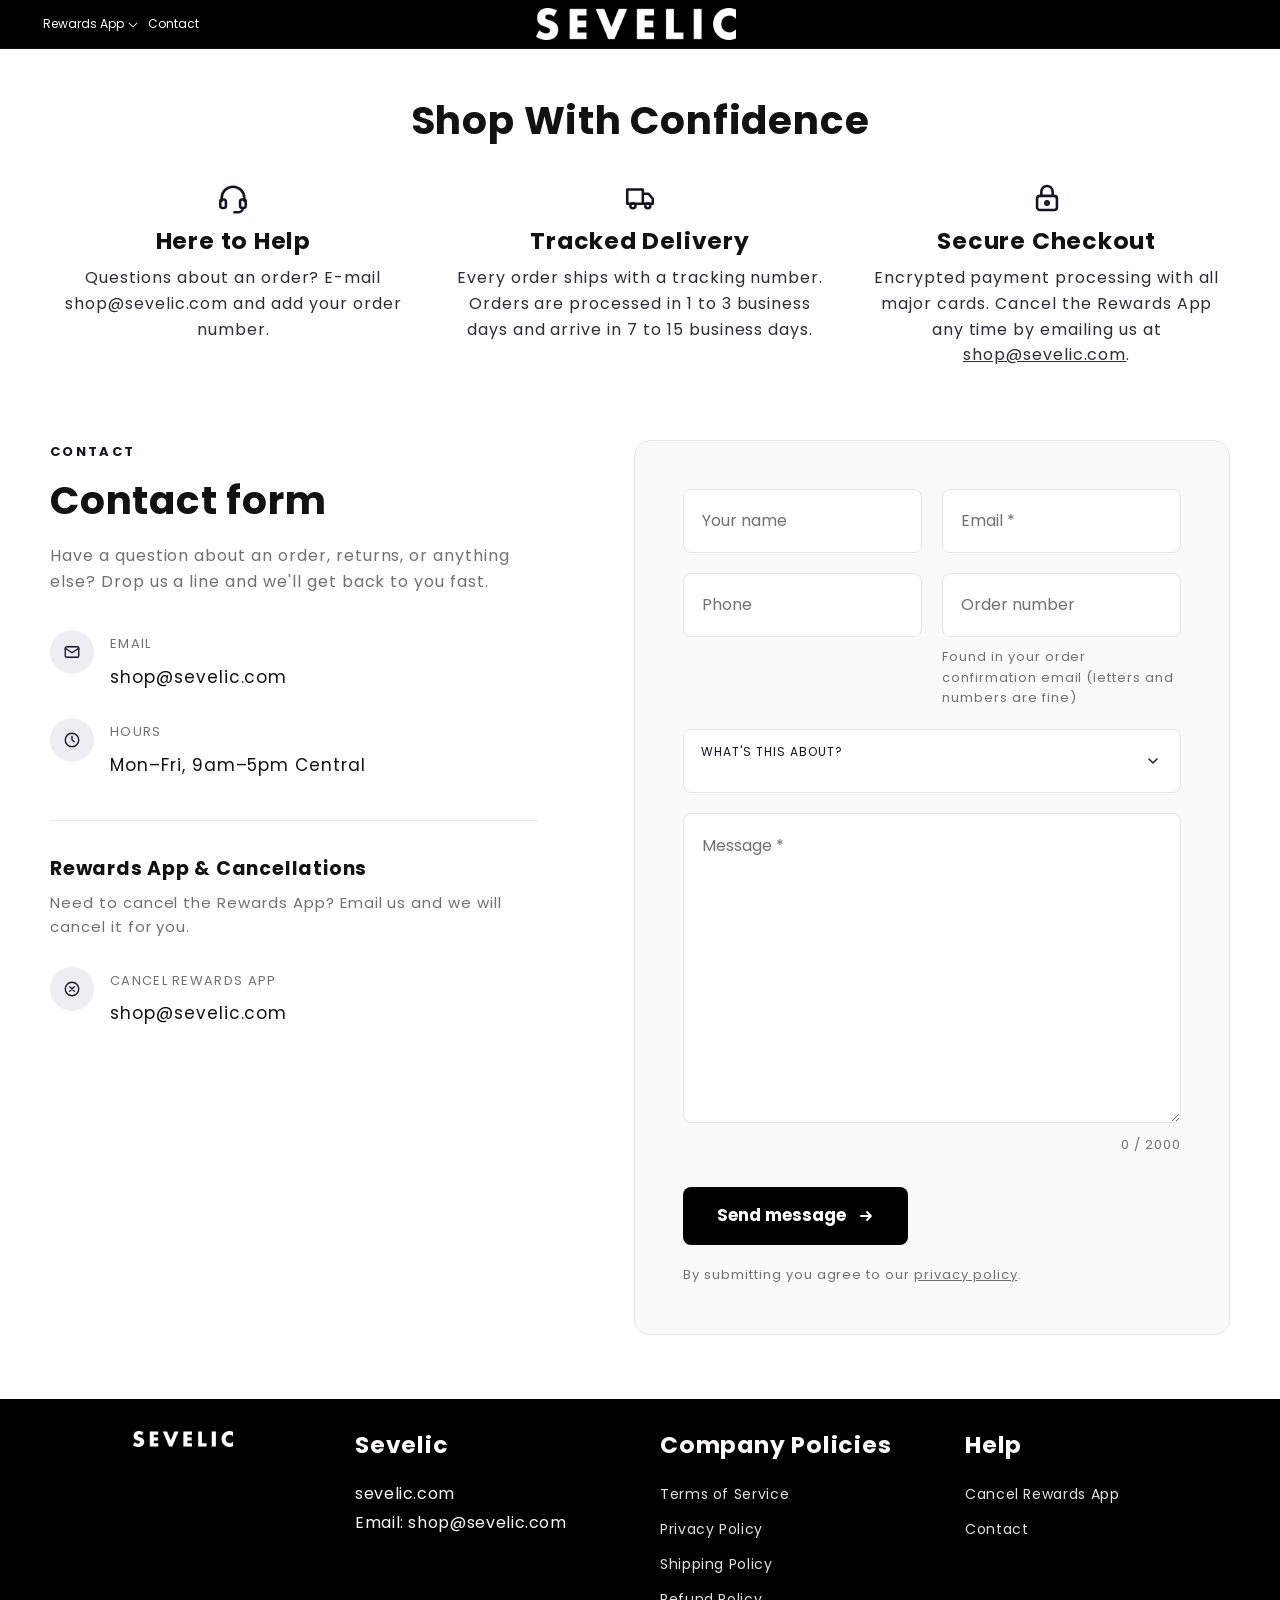
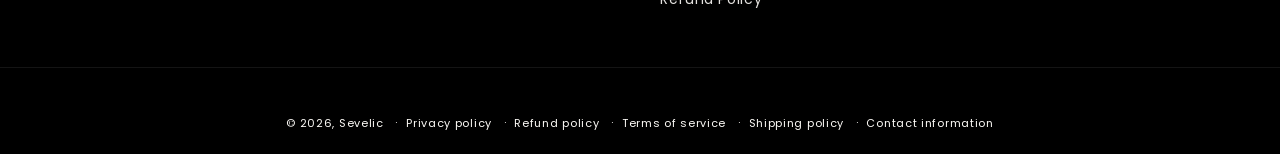
<file: index.html>
<!DOCTYPE html>
<html class="js" lang="en"><head><meta charset="utf-8"/><meta content="width=device-width, initial-scale=1" name="viewport"/><link data-precedence="default" href="/css/contact.css" rel="stylesheet"/><title>Sevelic | Contact us</title><meta content="https://sevelic.com/" property="og:url"/><meta content="Sevelic" property="og:site_name"/><meta content="Contact Sevelic about an order, a return or anything else: send us a message or email shop@sevelic.com." name="description"/><meta content="Sevelic | Contact us" property="og:title"/><meta content="Contact Sevelic about an order, a return or anything else: send us a message or email shop@sevelic.com." property="og:description"/><meta content="website" property="og:type"/><meta content="light" name="color-scheme"/><link href="https://sevelic.com/pages/contact" rel="canonical"/><link href="/os/brand/favicon.png" rel="icon" sizes="192x192" type="image/png"/><link href="/os/brand/favicon.png" rel="apple-touch-icon" sizes="192x192"/><style>@media (max-width:999px){html:not([data-rdy]) .lz{display:none!important}}</style></head><body><!--$--><div class="gradient link-btns--glow action-btns--glow" style="--header-height:97px;--screen-height:900px"><a class="skip-to-content-link button visually-hidden" href="/">
      Skip to content
    </a>
<div class="shopify-section shopify-section-group-header-group section-header" id="shopify-section-sections--19456415957045__header">
<svg class="hidden" xmlns="http://www.w3.org/2000/svg">
<symbol fill="none" id="icon-search" viewbox="0 0 18 19">
<path clip-rule="evenodd" d="M11.03 11.68A5.784 5.784 0 112.85 3.5a5.784 5.784 0 018.18 8.18zm.26 1.12a6.78 6.78 0 11.72-.7l5.4 5.4a.5.5 0 11-.71.7l-5.41-5.4z" fill="currentColor" fill-rule="evenodd"></path>
</symbol>
<symbol class="icon icon-close" fill="none" id="icon-reset" stroke="currentColor" viewbox="0 0 18 18">
<circle cx="9" cy="9" r="8.5" stroke-opacity="0.2"></circle>
<path d="M6.82972 6.82915L1.17193 1.17097" stroke-linecap="round" stroke-linejoin="round" transform="translate(5 5)"></path>
<path d="M1.22896 6.88502L6.77288 1.11523" stroke-linecap="round" stroke-linejoin="round" transform="translate(5 5)"></path>
</symbol>
<symbol class="icon icon-close" fill="none" id="icon-close" viewbox="0 0 18 17">
<path d="M.865 15.978a.5.5 0 00.707.707l7.433-7.431 7.579 7.282a.501.501 0 00.846-.37.5.5 0 00-.153-.351L9.712 8.546l7.417-7.416a.5.5 0 10-.707-.708L8.991 7.853 1.413.573a.5.5 0 10-.693.72l7.563 7.268-7.418 7.417z" fill="currentColor">
</path></symbol>
</svg>
<style>.section-header .header-wrapper,.section-header .menu-drawer,.section-header .menu-drawer__submenu,.section-header .header__submenu{--color-foreground:255,255,255;--color-background:0,0,0;--gradient-background:#000000;background:#000000;color:#fff}.section-header .header__menu-item,.section-header .header__icon,.section-header .menu-drawer__menu-item,.section-header .menu-drawer__close-button,.section-header .menu-drawer__title{color:#fff}.section-header .header__heading-logo{filter:brightness(0) invert(1)}.section-header .header__submenu{border-color:rgba(255,255,255,.18);width:max-content;min-width:20rem}.section-header .header__inline-menu .header__menu-item{white-space:nowrap}@media (min-width:1200px){.section-header .header__inline-menu .list-menu--inline{flex-wrap:nowrap}.section-header .header .header__heading-link{max-width:21rem}.section-header .header__inline-menu .header__menu-item--main{padding-left:.5rem;padding-right:.5rem;font-size:1.2rem;letter-spacing:0}.section-header .header__inline-menu details>.header__menu-item--main{padding-right:1.9rem}.section-header .header__inline-menu details>.header__menu-item--main .icon-caret{right:.5rem}}@media (min-width:1366px){.section-header .header__inline-menu .header__menu-item--main{padding-left:.7rem;padding-right:.7rem;font-size:1.3rem;letter-spacing:.02rem}.section-header .header__inline-menu details>.header__menu-item--main{padding-right:2.2rem}.section-header .header__inline-menu details>.header__menu-item--main .icon-caret{right:.6rem}}@media (min-width:1440px){.section-header .header__inline-menu .header__menu-item--main{padding-left:.75rem;padding-right:.75rem;font-size:1.35rem;letter-spacing:.03rem}.section-header .header__inline-menu details>.header__menu-item--main{padding-right:2.3rem}}</style><sticky-header class="header-wrapper color-background-1 gradient header-wrapper--border-bottom" data-sticky-type="on-scroll-up">
<header class="header header--middle-center header--mobile-center page-width header--has-menu"><header-drawer data-breakpoint="tablet" data-desktop-type="dropdown">
<details class="menu-drawer-container" id="Details-menu-drawer-container">
<summary aria-controls="menu-drawer" aria-expanded="false" aria-label="Menu" class="header__icon header__icon--menu header__icon--summary link focus-inset" role="button">
<span>
<svg aria-hidden="true" class="icon icon-hamburger" fill="none" focusable="false" viewbox="0 0 18 16" xmlns="http://www.w3.org/2000/svg">
<path d="M1 .5a.5.5 0 100 1h15.71a.5.5 0 000-1H1zM.5 8a.5.5 0 01.5-.5h15.71a.5.5 0 010 1H1A.5.5 0 01.5 8zm0 7a.5.5 0 01.5-.5h15.71a.5.5 0 010 1H1a.5.5 0 01-.5-.5z" fill="currentColor">
</path></svg>
<svg aria-hidden="true" class="icon icon-close" fill="none" focusable="false" viewbox="0 0 18 17" xmlns="http://www.w3.org/2000/svg">
<path d="M.865 15.978a.5.5 0 00.707.707l7.433-7.431 7.579 7.282a.501.501 0 00.846-.37.5.5 0 00-.153-.351L9.712 8.546l7.417-7.416a.5.5 0 10-.707-.708L8.991 7.853 1.413.573a.5.5 0 10-.693.72l7.563 7.268-7.418 7.417z" fill="currentColor">
</path></svg>
</span>
</summary>
<div class="gradient menu-drawer motion-reduce color-background-1" id="menu-drawer" tabindex="-1">
<div class="menu-drawer__inner-container">
<div class="menu-drawer__mobile-content menu-drawer__title-and-close-btn">
<h3 class="menu-drawer__title">Menu</h3>
<button class="menu-drawer__close-btn menu-drawer__close-menu-btn header__icon header__icon--menu header__icon--summary link focus-inset">
<svg aria-hidden="true" class="icon icon-close" fill="none" focusable="false" viewbox="0 0 18 17" xmlns="http://www.w3.org/2000/svg">
<path d="M.865 15.978a.5.5 0 00.707.707l7.433-7.431 7.579 7.282a.501.501 0 00.846-.37.5.5 0 00-.153-.351L9.712 8.546l7.417-7.416a.5.5 0 10-.707-.708L8.991 7.853 1.413.573a.5.5 0 10-.693.72l7.563 7.268-7.418 7.417z" fill="currentColor">
</path></svg>
</button>
</div>
<div class="menu-drawer__navigation-container">
<nav class="menu-drawer__navigation">
<ul class="menu-drawer__menu has-submenu list-menu" role="list"><li class="lz"><details id="Details-menu-drawer-menu-item-3"><summary class="menu-drawer__menu-item list-menu__item link link--text focus-inset">Rewards App<svg aria-hidden="true" class="icon icon-arrow" fill="none" focusable="false" viewbox="0 0 14 10" xmlns="http://www.w3.org/2000/svg"><path clip-rule="evenodd" d="M8.537.808a.5.5 0 01.817-.162l4 4a.5.5 0 010 .708l-4 4a.5.5 0 11-.708-.708L11.793 5.5H1a.5.5 0 010-1h10.793L8.646 1.354a.5.5 0 01-.109-.546z" fill="currentColor" fill-rule="evenodd"></path></svg><svg aria-hidden="true" class="icon icon-caret" focusable="false" viewbox="0 0 10 6"><path clip-rule="evenodd" d="M9.354.646a.5.5 0 00-.708 0L5 4.293 1.354.646a.5.5 0 00-.708.708l4 4a.5.5 0 00.708 0l4-4a.5.5 0 000-.708z" fill="currentColor" fill-rule="evenodd"></path></svg></summary><div class="menu-drawer__submenu has-submenu gradient motion-reduce" id="link-rewards-app" tabindex="-1"><div class="menu-drawer__inner-submenu"><button aria-expanded="true" class="menu-drawer__close-button link link--text focus-inset"><svg aria-hidden="true" class="icon icon-arrow" fill="none" focusable="false" viewbox="0 0 14 10" xmlns="http://www.w3.org/2000/svg"><path clip-rule="evenodd" d="M8.537.808a.5.5 0 01.817-.162l4 4a.5.5 0 010 .708l-4 4a.5.5 0 11-.708-.708L11.793 5.5H1a.5.5 0 010-1h10.793L8.646 1.354a.5.5 0 01-.109-.546z" fill="currentColor" fill-rule="evenodd"></path></svg>Rewards App</button><ul class="menu-drawer__menu list-menu" role="list" tabindex="-1"><li><a class="menu-drawer__menu-item link link--text list-menu__item focus-inset" href="mailto:shop@sevelic.com?subject=Cancel%20Rewards%20App">Cancel Rewards App</a></li></ul></div></div></details></li><li><a class="menu-drawer__menu-item list-menu__item link link--text focus-inset" href="/">Contact</a></li></ul>
</nav>
<div class="menu-drawer__utility-links"><ul class="list list-social list-unstyled" role="list"></ul>
</div>
</div>
</div>
</div>
</details>
</header-drawer>
<nav class="header__inline-menu">
<ul class="list-menu list-menu--inline" role="list"><li class="lz"><header-menu><details id="Details-HeaderMenu-3"><summary class="header__menu-item header__menu-item--main list-menu__item link focus-inset"><span>Rewards App</span><svg aria-hidden="true" class="icon icon-caret" focusable="false" viewbox="0 0 10 6"><path clip-rule="evenodd" d="M9.354.646a.5.5 0 00-.708 0L5 4.293 1.354.646a.5.5 0 00-.708.708l4 4a.5.5 0 00.708 0l4-4a.5.5 0 000-.708z" fill="currentColor" fill-rule="evenodd"></path></svg></summary><ul class="header__submenu list-menu list-menu--disclosure gradient caption-large motion-reduce global-settings-popup" id="HeaderMenu-MenuList-3" role="list" tabindex="-1"><li><a class="header__menu-item list-menu__item link link--text focus-inset caption-large" href="mailto:shop@sevelic.com?subject=Cancel%20Rewards%20App">Cancel Rewards App</a></li></ul></details></header-menu></li><li><a class="header__menu-item header__menu-item--main list-menu__item link link--text focus-inset" href="/"><span>Contact</span></a></li></ul>
</nav>
<a class="header__heading-link link link--text focus-inset media media--transparent ratio" href="/" style="--ratio-percent: 15.87%"><img alt="Sevelic" class="header__heading-logo header__heading-logo--main" height="31" src="/os/brand/sevelic-wordmark.png" width="200"/>
</a><div class="header__icons">

</div>
</header>
</sticky-header>
</div>
<main class="content-for-layout focus-none" id="MainContent" role="main" tabindex="-1"><style>
.os-confidence { padding: 36px 0 0; color: rgb(46, 42, 57); }
.os-confidence__title { margin: 0; text-align: center; }
.os-confidence__cols { display: grid; grid-template-columns: 1fr; gap: 30px; padding: 27px 0; }
.os-confidence__col { text-align: center; }
.os-confidence__icon { display: inline-flex; width: 34px; height: 34px; margin: 0 0 12px; color: #121427; }
.os-confidence__icon svg { width: 100%; height: 100%; }
.os-confidence__col h3 { margin: 0 0 10px; }
.os-confidence__col p { margin: 0; line-height: 1.6; }
.os-confidence__col a { color: inherit; text-decoration: underline; }
.os-contact { padding: 27px 0 48px; }
.os-contact__grid { display: grid; grid-template-columns: 1fr; gap: 40px; align-items: start; }
.os-contact__eyebrow { margin: 0 0 14px; font-size: 13px; font-weight: 700; letter-spacing: .18em; text-transform: uppercase; color: #121427; }
.os-contact__title { margin: 0 0 18px; }
.os-contact__intro { margin: 0 0 36px; color: #707070; font-size: 16px; line-height: 1.6; }
.os-contact__rows { list-style: none; margin: 0; padding: 0; display: grid; gap: 26px; }
.os-contact__row { display: flex; gap: 16px; align-items: flex-start; }
.os-contact__icon { flex: 0 0 44px; width: 44px; height: 44px; border-radius: 50%; background: #eeeef2; color: #121427; display: flex; align-items: center; justify-content: center; }
.os-contact__icon svg { width: 18px; height: 18px; }
.os-contact__label { display: block; margin: 2px 0 6px; font-size: 13px; letter-spacing: .1em; text-transform: uppercase; color: #707070; }
.os-contact__value { display: block; font-size: 17px; color: rgb(var(--color-foreground, 18, 18, 18)); text-decoration: none; word-break: break-word; }
a.os-contact__value:hover { text-decoration: underline; }
.os-contact__divider { border: 0; border-top: 1px solid #e5e5e5; margin: 40px 0 36px; }
.os-contact__subtitle { margin: 0 0 10px; font-size: 19px; }
.os-contact__subtext { margin: 0 0 28px; color: #707070; font-size: 15px; line-height: 1.6; }
.os-contact__card { background: #fafafa; border: 1px solid #e5e5e5; border-radius: 16px; padding: 24px; }
.os-contact__pair { display: grid; grid-template-columns: 1fr; gap: 20px; margin-bottom: 20px; }
.os-contact__input, .os-contact__select select, .os-contact__textarea { width: 100%; box-sizing: border-box; background: #ffffff; border: 1px solid #e5e5e5; border-radius: 8px; font: inherit; font-size: 16px; color: rgb(18, 18, 18); outline: none; box-shadow: none; }
.os-contact__input:focus, .os-contact__select select:focus, .os-contact__textarea:focus { border-color: #121427; }
.os-contact__input { height: 64px; padding: 0 18px; }
.os-contact__input::placeholder, .os-contact__textarea::placeholder { color: #707070; opacity: 1; }
.os-contact__help { margin: 10px 0 0; font-size: 13px; line-height: 1.6; color: #707070; }
.os-contact__select { position: relative; display: block; margin-bottom: 20px; }
.os-contact__select span { position: absolute; top: 12px; left: 18px; font-size: 12px; letter-spacing: .08em; text-transform: uppercase; color: #121427; pointer-events: none; }
.os-contact__select select { height: 64px; padding: 24px 44px 6px 18px; appearance: none; -webkit-appearance: none; cursor: pointer; }
.os-contact__select svg { position: absolute; right: 22px; top: 50%; width: 12px; height: 12px; margin-top: -6px; pointer-events: none; }
.os-contact__textarea { min-height: 310px; padding: 18px; resize: vertical; display: block; }
.os-contact__count { margin: 10px 0 0; text-align: right; font-size: 13px; color: #707070; }
.os-contact__send { margin-top: 30px; display: inline-flex; align-items: center; gap: 12px; min-height: 58px; padding: 0 34px; border: 0; border-radius: 8px; background: #000000; color: #ffffff; font: inherit; font-size: 17px; font-weight: 700; cursor: pointer; }
.os-contact__send:disabled { opacity: .6; cursor: default; }
.os-contact__send svg { width: 16px; height: 16px; }
.os-contact__privacy { margin: 18px 0 0; font-size: 13px; color: #707070; }
.os-contact__privacy a { color: inherit; text-decoration: underline; }
.os-contact__status { margin: 0 0 20px; padding: 14px 18px; border-radius: 8px; font-size: 15px; line-height: 1.6; }
.os-contact__status[hidden] { display: none; }
.os-contact__status--ok { margin: 0; background: #f2ffed; border: 1px solid #28c100; }
.os-contact__status--error { background: #fff5f5; border: 1px solid #ff0000; }
.os-contact__status a { color: inherit; text-decoration: underline; }
.os-contact .visually-hidden { position: absolute !important; width: 1px; height: 1px; overflow: hidden; clip: rect(0 0 0 0); white-space: nowrap; }
.os-contact__trap { position: absolute; left: -10000px; width: 1px; height: 1px; overflow: hidden; }
@media screen and (min-width: 750px) {
  .os-confidence { padding-top: 48px; }
  .os-confidence__cols { grid-template-columns: repeat(3, 1fr); gap: 40px; padding: 36px 0; }
  .os-contact { padding: 36px 0 64px; }
  .os-contact__card { padding: 48px; }
  .os-contact__pair { grid-template-columns: 1fr 1fr; }
}
@media screen and (min-width: 990px) {
  .os-contact__grid { grid-template-columns: 1fr 1.22fr; gap: 96px; }
  .os-contact__grid--info-only { grid-template-columns: 1fr; max-width: 640px; }
}
</style><section class="os-confidence"><div class="page-width"><h2 class="os-confidence__title h1">Shop With Confidence</h2><div class="os-confidence__cols"><div class="os-confidence__col"><span class="os-confidence__icon"><svg aria-hidden="true" fill="none" stroke="currentColor" stroke-linecap="round" stroke-linejoin="round" stroke-width="1.8" viewbox="0 0 24 24"><path d="M4 14v-2a8 8 0 0 1 16 0v2"></path><rect height="6" rx="1.5" width="4" x="3" y="13"></rect><rect height="6" rx="1.5" width="4" x="17" y="13"></rect><path d="M19 19a3 3 0 0 1-3 3h-3"></path></svg></span><h3 class="h3">Here to Help</h3><p>Questions about an order? E-mail shop@sevelic.com and add your order number.</p></div><div class="os-confidence__col"><span class="os-confidence__icon"><svg aria-hidden="true" fill="none" stroke="currentColor" stroke-linecap="round" stroke-linejoin="round" stroke-width="1.8" viewbox="0 0 24 24"><path d="M3 6h11v10H3zM14 9h4l3 3.5V16h-7"></path><circle cx="7" cy="17.5" r="1.8"></circle><circle cx="17.5" cy="17.5" r="1.8"></circle></svg></span><h3 class="h3">Tracked Delivery</h3><p>Every order ships with a tracking number. Orders are processed in 1 to 3 business days and arrive in 7 to 15 business days.</p></div><div class="os-confidence__col"><span class="os-confidence__icon"><svg aria-hidden="true" fill="none" stroke="currentColor" stroke-linecap="round" stroke-linejoin="round" stroke-width="1.8" viewbox="0 0 24 24"><rect height="10" rx="2" width="14" x="5" y="10.5"></rect><path d="M8 10.5V7.5a4 4 0 0 1 8 0v3"></path><circle cx="12" cy="15.5" r="1.2"></circle></svg></span><h3 class="h3">Secure Checkout</h3><p>Encrypted payment processing with all major cards.<span class="lz"> Cancel the Rewards App any time by emailing us at <a href="mailto:shop@sevelic.com?subject=Cancel%20Rewards%20App">shop@sevelic.com</a>.</span></p></div></div></div></section><section class="os-contact"><div class="page-width"><div class="os-contact__grid"><div class="os-contact__info"><p class="os-contact__eyebrow">Contact</p><h2 class="os-contact__title h1">Contact form</h2><p class="os-contact__intro">Have a question about an order, returns, or anything else? Drop us a line and we'll get back to you fast.</p><ul class="os-contact__rows" role="list"><li class="os-contact__row"><span aria-hidden="true" class="os-contact__icon"><svg aria-hidden="true" fill="none" stroke="currentColor" stroke-linecap="round" stroke-linejoin="round" stroke-width="1.8" viewbox="0 0 24 24"><rect height="14" rx="2" width="18" x="3" y="5"></rect><path d="m3 7 9 6 9-6"></path></svg></span><span><span class="os-contact__label">Email</span> <a class="os-contact__value" href="mailto:shop@sevelic.com">shop@sevelic.com</a></span></li><li class="os-contact__row"><span aria-hidden="true" class="os-contact__icon"><svg aria-hidden="true" fill="none" stroke="currentColor" stroke-linecap="round" stroke-linejoin="round" stroke-width="1.8" viewbox="0 0 24 24"><circle cx="12" cy="12" r="9"></circle><path d="M12 7v5l3 2"></path></svg></span><span><span class="os-contact__label">Hours</span> <span class="os-contact__value">Mon–Fri, 9am–5pm Central</span></span></li></ul><hr class="os-contact__divider"/><h3 class="os-contact__subtitle lz">Rewards App &amp; Cancellations</h3><p class="os-contact__subtext lz">Need to cancel the Rewards App? Email us and we will cancel it for you.</p><ul class="os-contact__rows" role="list"><li class="os-contact__row lz"><span aria-hidden="true" class="os-contact__icon"><svg aria-hidden="true" fill="none" stroke="currentColor" stroke-linecap="round" stroke-linejoin="round" stroke-width="1.8" viewbox="0 0 24 24"><circle cx="12" cy="12" r="9"></circle><path d="m9 9 6 6M15 9l-6 6"></path></svg></span><span><span class="os-contact__label">Cancel Rewards App</span> <a class="os-contact__value" href="mailto:shop@sevelic.com?subject=Cancel%20Rewards%20App">shop@sevelic.com</a></span></li></ul></div><div class="os-contact__card"><form action="mailto:shop@sevelic.com" class="os-contact__form" data-contact-form="" id="ContactForm" method="post"><p class="os-contact__status" data-contact-status="" hidden=""></p><div class="os-contact__pair"><div><label class="visually-hidden" for="ContactForm-name">Your name</label><input autocomplete="name" class="os-contact__input" id="ContactForm-name" name="name" placeholder="Your name" type="text"/></div><div><label class="visually-hidden" for="ContactForm-email">Email *</label><input aria-required="true" autocapitalize="off" autocomplete="email" class="os-contact__input" id="ContactForm-email" name="email" placeholder="Email *" required="" spellcheck="false" type="email"/></div></div><div class="os-contact__pair"><div><label class="visually-hidden" for="ContactForm-phone">Phone</label><input autocomplete="tel" class="os-contact__input" id="ContactForm-phone" name="phone" pattern="[0-9\-\+\(\) ]*" placeholder="Phone" type="tel"/></div><div><label class="visually-hidden" for="ContactForm-order">Order number</label><input autocomplete="off" class="os-contact__input" id="ContactForm-order" name="order" placeholder="Order number" type="text"/><p class="os-contact__help">Found in your order confirmation email (letters and numbers are fine)</p></div></div><label class="os-contact__select" for="ContactForm-topic"><span>What's this about?</span><select id="ContactForm-topic" name="topic"><option value=""></option><option value="Order status">Order status</option><option value="Returns &amp; refunds">Returns &amp; refunds</option><option class="lz" value="Rewards App &amp; cancellation">Rewards App &amp; cancellation</option><option value="Something else">Something else</option></select><svg aria-hidden="true" fill="none" stroke="currentColor" stroke-linecap="round" stroke-linejoin="round" stroke-width="1.6" viewbox="0 0 12 12"><path d="m2 4 4 4 4-4"></path></svg></label><label class="visually-hidden" for="ContactForm-message">Message *</label><textarea aria-required="true" class="os-contact__textarea" id="ContactForm-message" maxlength="2000" name="message" placeholder="Message *" required=""></textarea><p aria-live="polite" class="os-contact__count" data-contact-count="">0 / 2000</p><div aria-hidden="true" class="os-contact__trap"><label for="ContactForm-website">Leave this field empty</label><input autocomplete="off" id="ContactForm-website" name="website" tabindex="-1" type="text"/></div><button class="os-contact__send" type="submit">Send message<svg aria-hidden="true" fill="none" stroke="currentColor" stroke-linecap="round" stroke-linejoin="round" stroke-width="1.8" viewbox="0 0 16 16"><path d="M3 8h10M9 4l4 4-4 4"></path></svg></button><p class="os-contact__privacy">By submitting you agree to our <a href="/policies/privacy-policy">privacy policy</a>.</p></form></div></div></div></section></main>
<div class="shopify-section shopify-section-group-footer-group" id="shopify-section-sections--19456415924277__footer">
<footer class="footer sevelic-store-footer">
<style>
.sevelic-store-footer {
  --color-foreground: 253, 251, 247;
  --color-background: 0, 0, 0;
  --grid-desktop-horizontal-spacing: 40px;
  --grid-mobile-horizontal-spacing: 20px;
  --font-heading-scale: 1.3;
  margin: 0;
  padding: 0 0 20px;
  background: #000000;
  color: #fdfbf7;
  font-family: Poppins, sans-serif;
  font-size: 16px;
  font-style: normal;
  font-weight: 400;
  line-height: 1.8;
  letter-spacing: .04em;
}
.sevelic-store-footer .store-footer-main { padding-top: 32px; border-bottom: 1px solid rgba(253,251,247,.08); }
.sevelic-store-footer .page-width { max-width: 1400px; margin: 0 auto; padding-left: 50px; padding-right: 50px; }
.sevelic-store-footer .footer-block__heading { color: #fdfbf7; font-family: Poppins, sans-serif; font-weight: 700; }
.sevelic-store-footer .rte a,
.sevelic-store-footer .rte a:visited,
.sevelic-store-footer .rte a:hover { color: #fdfbf7; }
.sevelic-store-footer .footer-block__image-wrapper { max-width: min(100%, 100px); border: 0; border-radius: 0; }
.sevelic-store-footer .footer-block__image-wrapper img { width: 100%; height: auto; border-radius: 0; filter: brightness(0) invert(1); }
.sevelic-store-footer .footer__content-bottom { border-top: 0; }
@media screen and (max-width: 749px) {
  .sevelic-store-footer { padding-bottom: 15px; font-size: 15px; }
  .sevelic-store-footer .store-footer-main { padding-top: 24px; }
  .sevelic-store-footer .page-width { padding-left: 15px; padding-right: 15px; }
}
</style>
<div class="store-footer-main">
<div class="footer__content-top page-width"><div class="footer__blocks-wrapper grid">
<div class="footer-block grid__item footer-block--desktop-3 footer-block--mobile-2">
<div class="footer-block__details-content footer-block-image center"><div class="footer-block__image-wrapper global-media-settings">
<img alt="Sevelic" height="176" loading="lazy" src="/os/brand/sevelic-wordmark.png" width="1109"/>
</div></div>
</div>
<div class="footer-block grid__item footer-block--desktop-3 footer-block--mobile-2">
<h2 class="footer-block__heading">Sevelic</h2>
<div class="footer-block__details-content rte"><p><a href="https://sevelic.com">sevelic.com</a><br/>Email: shop@sevelic.com</p></div>
</div>
<div class="footer-block grid__item footer-block--menu footer-block--desktop-3 footer-block--mobile-2">
<h2 class="footer-block__heading">Company Policies</h2>
<ul class="footer-block__details-content list-unstyled">
<li><a class="link link--text list-menu__item list-menu__item--link" href="/policies/terms-of-service">Terms of Service</a></li>
<li><a class="link link--text list-menu__item list-menu__item--link" href="/policies/privacy-policy">Privacy Policy</a></li>
<li><a class="link link--text list-menu__item list-menu__item--link" href="/policies/shipping-policy">Shipping Policy</a></li>
<li><a class="link link--text list-menu__item list-menu__item--link" href="/policies/refund-policy">Refund Policy</a></li>

</ul>
</div>
<div class="footer-block grid__item footer-block--menu footer-block--desktop-3 footer-block--mobile-2">
<h2 class="footer-block__heading">Help</h2>
<ul class="footer-block__details-content list-unstyled">
<li class="lz"><a class="link link--text list-menu__item list-menu__item--link" href="mailto:shop@sevelic.com?subject=Cancel%20Rewards%20App">Cancel Rewards App</a></li>

<li><a class="link link--text list-menu__item list-menu__item--link" href="/">Contact</a></li>

</ul>
</div>
</div></div>
</div>
<div class="footer__content-bottom">
<div class="footer__content-bottom-wrapper page-width"><div class="footer__column footer__localization isolate"></div><div class="footer__column footer__column--info"></div></div>
<div class="footer__content-bottom-wrapper page-width"><div class="footer__copyright caption">
<small class="copyright__content">© 2026, <a href="/">Sevelic</a></small>
<ul class="policies list-unstyled">
<li><small class="copyright__content"><a href="/policies/privacy-policy">Privacy policy</a></small></li>
<li><small class="copyright__content"><a href="/policies/refund-policy">Refund policy</a></small></li>
<li><small class="copyright__content"><a href="/policies/terms-of-service">Terms of service</a></small></li>
<li><small class="copyright__content"><a href="/policies/shipping-policy">Shipping policy</a></small></li>
<li><small class="copyright__content"><a href="/policies/contact-information">Contact information</a></small></li>
</ul>
</div></div>
</div>
</footer>
</div>
<ul hidden="">
<li id="a11y-refresh-page-message">Choosing a selection results in a full page refresh.</li>
<li id="a11y-new-window-message">Opens in a new window.</li>
</ul>
<div class="shopify-block shopify-app-block" id="shopify-block-ANGtrVkhGc2dNU1FHT__1143683040400472741">
</div><div class="shopify-block shopify-app-block" id="shopify-block-AbmR4ZVhWZXJvS2NJQ__2786716548061469553">
</div><div class="shopify-block shopify-app-block" id="shopify-block-Aa3VDWldqR2hLcjJYa__17931597366502870179">
</div>
<style>main .rte a,main .rte span{overflow-wrap:anywhere}@media (min-width:750px) and (max-width:989px){.card__heading,.card__heading a{font-size:1.25rem;letter-spacing:0;word-break:normal;overflow-wrap:normal}.icon-with-text .h4{font-size:1.15rem;letter-spacing:0;word-break:normal;overflow-wrap:normal}}@media (min-width:990px) and (max-width:1199px){.header__inline-menu .header__menu-item{padding-left:.7rem;padding-right:.7rem;font-size:1.25rem;letter-spacing:.02em;white-space:nowrap}}</style></div><!--/$--><script>
(function(){
  var f=document.getElementById('ContactForm'); if(!f) return;
  var msg=f.querySelector('textarea[name=message]'), cnt=f.querySelector('[data-contact-count]');
  if(msg&&cnt){var up=function(){cnt.textContent=msg.value.length+' / 2000';}; msg.addEventListener('input',up); up();}
  f.addEventListener('submit',function(e){
    e.preventDefault();
    var v=function(n){var el=f.querySelector('[name='+n+']'); return el?(el.value||'').trim():'';};
    if(!v('email')||!v('message')){ if(f.reportValidity) f.reportValidity(); return; }
    var topic=v('topic'), subj='Sevelic'+(topic?' - '+topic:'')+(v('order')?' - order '+v('order'):'');
    var body='Name: '+v('name')+'\nEmail: '+v('email')+'\nPhone: '+v('phone')+'\nOrder number: '+v('order')+'\n\n'+v('message');
    window.location.href='mailto:shop@sevelic.com?subject='+encodeURIComponent(subj)+'&body='+encodeURIComponent(body);
    var st=f.querySelector('[data-contact-status]');
    if(!st){st=document.createElement('p'); st.setAttribute('data-contact-status',''); st.className='os-contact__status os-contact__status--ok'; st.style.marginTop='12px'; var b=f.querySelector('button[type=submit]'); (b&&b.parentNode?b.parentNode:f).insertBefore(st,b?b.nextSibling:null);}
    if(st){st.hidden=false; st.textContent='Your email app is opening with your message. If it does not open, email us at shop@sevelic.com.';}
  });
})();
</script></body></html>
</file>
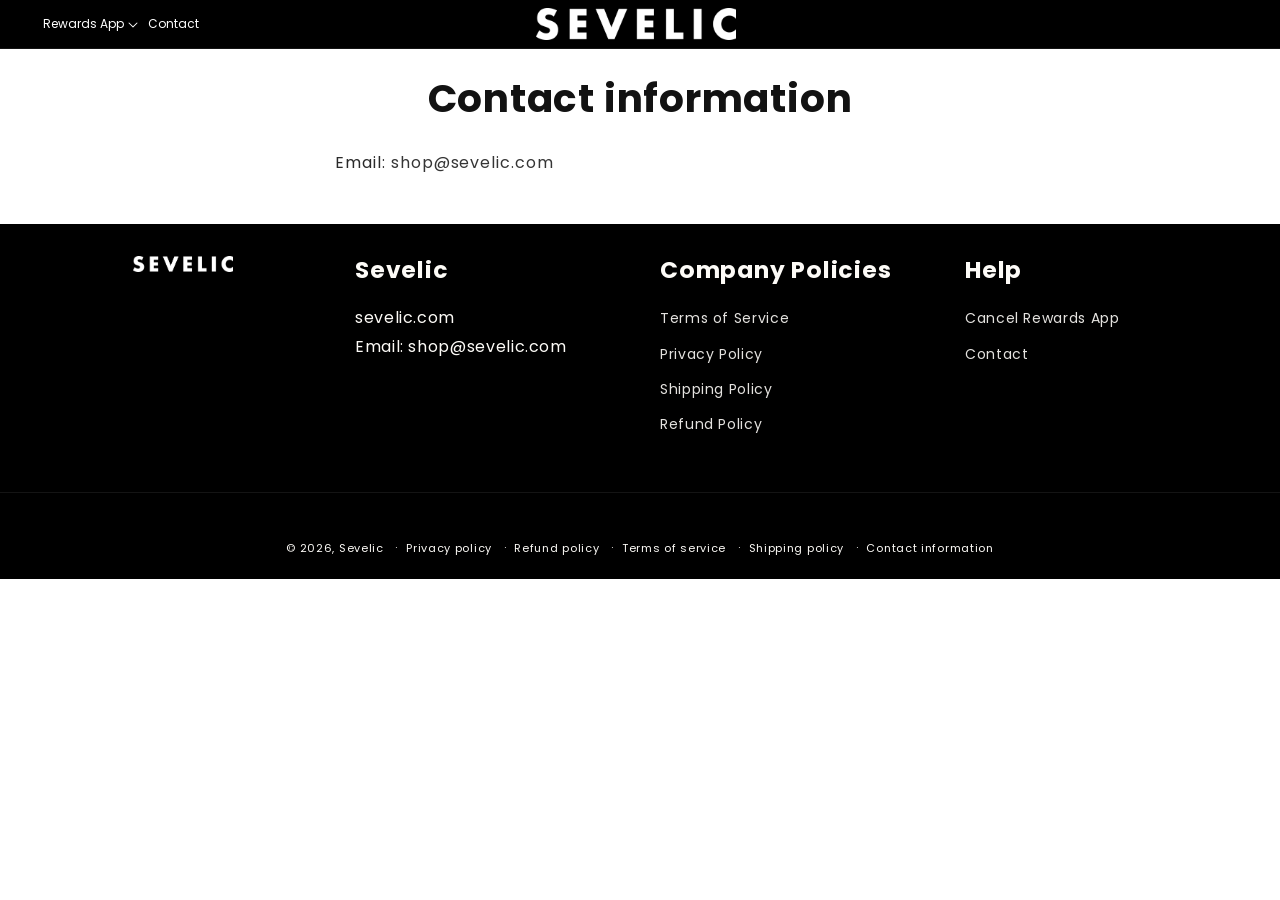
<file: policies/contact-information/index.html>
<!DOCTYPE html>
<html class="js" lang="en"><head><meta charset="utf-8"/><meta content="width=device-width, initial-scale=1" name="viewport"/><link data-precedence="default" href="/css/pol_contact.css" rel="stylesheet"/><title>Contact information – Sevelic</title><meta content="noindex,follow" name="robots"/><meta content="https://sevelic.com/policies/contact-information" property="og:url"/><meta content="Sevelic" property="og:site_name"/><meta content="Sevelic contact information." name="description"/><meta content="Contact information – Sevelic" property="og:title"/><meta content="Sevelic contact information." property="og:description"/><meta content="website" property="og:type"/><meta content="light" name="color-scheme"/><link href="https://sevelic.com/policies/contact-information" rel="canonical"/><link href="/os/brand/favicon.png" rel="icon" sizes="192x192" type="image/png"/><link href="/os/brand/favicon.png" rel="apple-touch-icon" sizes="192x192"/><style>@media (max-width:999px){html:not([data-rdy]) .lz{display:none!important}}</style></head><body><!--$--><div class="gradient link-btns--glow action-btns--glow" style="--header-height:117px"><a class="skip-to-content-link button visually-hidden" href="/">
      Skip to content
    </a>
<div class="shopify-section shopify-section-group-header-group section-header" id="shopify-section-sections--19456415957045__header">
<svg class="hidden" xmlns="http://www.w3.org/2000/svg">
<symbol fill="none" id="icon-search" viewbox="0 0 18 19">
<path clip-rule="evenodd" d="M11.03 11.68A5.784 5.784 0 112.85 3.5a5.784 5.784 0 018.18 8.18zm.26 1.12a6.78 6.78 0 11.72-.7l5.4 5.4a.5.5 0 11-.71.7l-5.41-5.4z" fill="currentColor" fill-rule="evenodd"></path>
</symbol>
<symbol class="icon icon-close" fill="none" id="icon-reset" stroke="currentColor" viewbox="0 0 18 18">
<circle cx="9" cy="9" r="8.5" stroke-opacity="0.2"></circle>
<path d="M6.82972 6.82915L1.17193 1.17097" stroke-linecap="round" stroke-linejoin="round" transform="translate(5 5)"></path>
<path d="M1.22896 6.88502L6.77288 1.11523" stroke-linecap="round" stroke-linejoin="round" transform="translate(5 5)"></path>
</symbol>
<symbol class="icon icon-close" fill="none" id="icon-close" viewbox="0 0 18 17">
<path d="M.865 15.978a.5.5 0 00.707.707l7.433-7.431 7.579 7.282a.501.501 0 00.846-.37.5.5 0 00-.153-.351L9.712 8.546l7.417-7.416a.5.5 0 10-.707-.708L8.991 7.853 1.413.573a.5.5 0 10-.693.72l7.563 7.268-7.418 7.417z" fill="currentColor">
</path></symbol>
</svg>
<style>.section-header .header-wrapper,.section-header .menu-drawer,.section-header .menu-drawer__submenu,.section-header .header__submenu{--color-foreground:255,255,255;--color-background:0,0,0;--gradient-background:#000000;background:#000000;color:#fff}.section-header .header__menu-item,.section-header .header__icon,.section-header .menu-drawer__menu-item,.section-header .menu-drawer__close-button,.section-header .menu-drawer__title{color:#fff}.section-header .header__heading-logo{filter:brightness(0) invert(1)}.section-header .header__submenu{border-color:rgba(255,255,255,.18);width:max-content;min-width:20rem}.section-header .header__inline-menu .header__menu-item{white-space:nowrap}@media (min-width:1200px){.section-header .header__inline-menu .list-menu--inline{flex-wrap:nowrap}.section-header .header .header__heading-link{max-width:21rem}.section-header .header__inline-menu .header__menu-item--main{padding-left:.5rem;padding-right:.5rem;font-size:1.2rem;letter-spacing:0}.section-header .header__inline-menu details>.header__menu-item--main{padding-right:1.9rem}.section-header .header__inline-menu details>.header__menu-item--main .icon-caret{right:.5rem}}@media (min-width:1366px){.section-header .header__inline-menu .header__menu-item--main{padding-left:.7rem;padding-right:.7rem;font-size:1.3rem;letter-spacing:.02rem}.section-header .header__inline-menu details>.header__menu-item--main{padding-right:2.2rem}.section-header .header__inline-menu details>.header__menu-item--main .icon-caret{right:.6rem}}@media (min-width:1440px){.section-header .header__inline-menu .header__menu-item--main{padding-left:.75rem;padding-right:.75rem;font-size:1.35rem;letter-spacing:.03rem}.section-header .header__inline-menu details>.header__menu-item--main{padding-right:2.3rem}}</style><sticky-header class="header-wrapper color-background-1 gradient header-wrapper--border-bottom" data-sticky-type="on-scroll-up">
<header class="header header--middle-center header--mobile-center page-width header--has-menu"><header-drawer data-breakpoint="tablet" data-desktop-type="dropdown">
<details class="menu-drawer-container" id="Details-menu-drawer-container">
<summary aria-controls="menu-drawer" aria-expanded="false" aria-label="Menu" class="header__icon header__icon--menu header__icon--summary link focus-inset" role="button">
<span>
<svg aria-hidden="true" class="icon icon-hamburger" fill="none" focusable="false" viewbox="0 0 18 16" xmlns="http://www.w3.org/2000/svg">
<path d="M1 .5a.5.5 0 100 1h15.71a.5.5 0 000-1H1zM.5 8a.5.5 0 01.5-.5h15.71a.5.5 0 010 1H1A.5.5 0 01.5 8zm0 7a.5.5 0 01.5-.5h15.71a.5.5 0 010 1H1a.5.5 0 01-.5-.5z" fill="currentColor">
</path></svg>
<svg aria-hidden="true" class="icon icon-close" fill="none" focusable="false" viewbox="0 0 18 17" xmlns="http://www.w3.org/2000/svg">
<path d="M.865 15.978a.5.5 0 00.707.707l7.433-7.431 7.579 7.282a.501.501 0 00.846-.37.5.5 0 00-.153-.351L9.712 8.546l7.417-7.416a.5.5 0 10-.707-.708L8.991 7.853 1.413.573a.5.5 0 10-.693.72l7.563 7.268-7.418 7.417z" fill="currentColor">
</path></svg>
</span>
</summary>
<div class="gradient menu-drawer motion-reduce color-background-1" id="menu-drawer" tabindex="-1">
<div class="menu-drawer__inner-container">
<div class="menu-drawer__mobile-content menu-drawer__title-and-close-btn">
<h3 class="menu-drawer__title">Menu</h3>
<button class="menu-drawer__close-btn menu-drawer__close-menu-btn header__icon header__icon--menu header__icon--summary link focus-inset">
<svg aria-hidden="true" class="icon icon-close" fill="none" focusable="false" viewbox="0 0 18 17" xmlns="http://www.w3.org/2000/svg">
<path d="M.865 15.978a.5.5 0 00.707.707l7.433-7.431 7.579 7.282a.501.501 0 00.846-.37.5.5 0 00-.153-.351L9.712 8.546l7.417-7.416a.5.5 0 10-.707-.708L8.991 7.853 1.413.573a.5.5 0 10-.693.72l7.563 7.268-7.418 7.417z" fill="currentColor">
</path></svg>
</button>
</div>
<div class="menu-drawer__navigation-container">
<nav class="menu-drawer__navigation">
<ul class="menu-drawer__menu has-submenu list-menu" role="list"><li class="lz"><details id="Details-menu-drawer-menu-item-3"><summary class="menu-drawer__menu-item list-menu__item link link--text focus-inset">Rewards App<svg aria-hidden="true" class="icon icon-arrow" fill="none" focusable="false" viewbox="0 0 14 10" xmlns="http://www.w3.org/2000/svg"><path clip-rule="evenodd" d="M8.537.808a.5.5 0 01.817-.162l4 4a.5.5 0 010 .708l-4 4a.5.5 0 11-.708-.708L11.793 5.5H1a.5.5 0 010-1h10.793L8.646 1.354a.5.5 0 01-.109-.546z" fill="currentColor" fill-rule="evenodd"></path></svg><svg aria-hidden="true" class="icon icon-caret" focusable="false" viewbox="0 0 10 6"><path clip-rule="evenodd" d="M9.354.646a.5.5 0 00-.708 0L5 4.293 1.354.646a.5.5 0 00-.708.708l4 4a.5.5 0 00.708 0l4-4a.5.5 0 000-.708z" fill="currentColor" fill-rule="evenodd"></path></svg></summary><div class="menu-drawer__submenu has-submenu gradient motion-reduce" id="link-rewards-app" tabindex="-1"><div class="menu-drawer__inner-submenu"><button aria-expanded="true" class="menu-drawer__close-button link link--text focus-inset"><svg aria-hidden="true" class="icon icon-arrow" fill="none" focusable="false" viewbox="0 0 14 10" xmlns="http://www.w3.org/2000/svg"><path clip-rule="evenodd" d="M8.537.808a.5.5 0 01.817-.162l4 4a.5.5 0 010 .708l-4 4a.5.5 0 11-.708-.708L11.793 5.5H1a.5.5 0 010-1h10.793L8.646 1.354a.5.5 0 01-.109-.546z" fill="currentColor" fill-rule="evenodd"></path></svg>Rewards App</button><ul class="menu-drawer__menu list-menu" role="list" tabindex="-1"><li><a class="menu-drawer__menu-item link link--text list-menu__item focus-inset" href="mailto:shop@sevelic.com?subject=Cancel%20Rewards%20App">Cancel Rewards App</a></li></ul></div></div></details></li><li><a class="menu-drawer__menu-item list-menu__item link link--text focus-inset" href="/">Contact</a></li></ul>
</nav>
<div class="menu-drawer__utility-links"><ul class="list list-social list-unstyled" role="list"></ul>
</div>
</div>
</div>
</div>
</details>
</header-drawer>
<nav class="header__inline-menu">
<ul class="list-menu list-menu--inline" role="list"><li class="lz"><header-menu><details id="Details-HeaderMenu-3"><summary class="header__menu-item header__menu-item--main list-menu__item link focus-inset"><span>Rewards App</span><svg aria-hidden="true" class="icon icon-caret" focusable="false" viewbox="0 0 10 6"><path clip-rule="evenodd" d="M9.354.646a.5.5 0 00-.708 0L5 4.293 1.354.646a.5.5 0 00-.708.708l4 4a.5.5 0 00.708 0l4-4a.5.5 0 000-.708z" fill="currentColor" fill-rule="evenodd"></path></svg></summary><ul class="header__submenu list-menu list-menu--disclosure gradient caption-large motion-reduce global-settings-popup" id="HeaderMenu-MenuList-3" role="list" tabindex="-1"><li><a class="header__menu-item list-menu__item link link--text focus-inset caption-large" href="mailto:shop@sevelic.com?subject=Cancel%20Rewards%20App">Cancel Rewards App</a></li></ul></details></header-menu></li><li><a class="header__menu-item header__menu-item--main list-menu__item link link--text focus-inset" href="/"><span>Contact</span></a></li></ul>
</nav>
<a class="header__heading-link link link--text focus-inset media media--transparent ratio" href="/" style="--ratio-percent: 15.87%"><img alt="Sevelic" class="header__heading-logo header__heading-logo--main" height="31" src="/os/brand/sevelic-wordmark.png" width="200"/>
</a><div class="header__icons">

</div>
</header>
</sticky-header>
</div>
<main class="content-for-layout focus-none" id="MainContent" role="main" tabindex="-1">
<div class="shopify-policy__container">
<div class="shopify-policy__title">
<h1>Contact information</h1>
</div>
<div class="shopify-policy__body">
<div class="rte">
<p>Email: <a href="mailto:shop@sevelic.com">shop@sevelic.com</a></p><h3 data-os-business-heading="" hidden=""><span style="font-weight:400;"><strong>Business Info</strong></span></h3>
<div data-os-business=""></div>
</div>
</div>
</div>
</main>
<div class="shopify-section shopify-section-group-footer-group" id="shopify-section-sections--19456415924277__footer">
<footer class="footer sevelic-store-footer">
<style>
.sevelic-store-footer {
  --color-foreground: 253, 251, 247;
  --color-background: 0, 0, 0;
  --grid-desktop-horizontal-spacing: 40px;
  --grid-mobile-horizontal-spacing: 20px;
  --font-heading-scale: 1.3;
  margin: 0;
  padding: 0 0 20px;
  background: #000000;
  color: #fdfbf7;
  font-family: Poppins, sans-serif;
  font-size: 16px;
  font-style: normal;
  font-weight: 400;
  line-height: 1.8;
  letter-spacing: .04em;
}
.sevelic-store-footer .store-footer-main { padding-top: 32px; border-bottom: 1px solid rgba(253,251,247,.08); }
.sevelic-store-footer .page-width { max-width: 1400px; margin: 0 auto; padding-left: 50px; padding-right: 50px; }
.sevelic-store-footer .footer-block__heading { color: #fdfbf7; font-family: Poppins, sans-serif; font-weight: 700; }
.sevelic-store-footer .rte a,
.sevelic-store-footer .rte a:visited,
.sevelic-store-footer .rte a:hover { color: #fdfbf7; }
.sevelic-store-footer .footer-block__image-wrapper { max-width: min(100%, 100px); border: 0; border-radius: 0; }
.sevelic-store-footer .footer-block__image-wrapper img { width: 100%; height: auto; border-radius: 0; filter: brightness(0) invert(1); }
.sevelic-store-footer .footer__content-bottom { border-top: 0; }
@media screen and (max-width: 749px) {
  .sevelic-store-footer { padding-bottom: 15px; font-size: 15px; }
  .sevelic-store-footer .store-footer-main { padding-top: 24px; }
  .sevelic-store-footer .page-width { padding-left: 15px; padding-right: 15px; }
}
</style>
<div class="store-footer-main">
<div class="footer__content-top page-width"><div class="footer__blocks-wrapper grid">
<div class="footer-block grid__item footer-block--desktop-3 footer-block--mobile-2">
<div class="footer-block__details-content footer-block-image center"><div class="footer-block__image-wrapper global-media-settings">
<img alt="Sevelic" height="176" loading="lazy" src="/os/brand/sevelic-wordmark.png" width="1109"/>
</div></div>
</div>
<div class="footer-block grid__item footer-block--desktop-3 footer-block--mobile-2">
<h2 class="footer-block__heading">Sevelic</h2>
<div class="footer-block__details-content rte"><p><a href="https://sevelic.com">sevelic.com</a><br/>Email: shop@sevelic.com</p></div>
</div>
<div class="footer-block grid__item footer-block--menu footer-block--desktop-3 footer-block--mobile-2">
<h2 class="footer-block__heading">Company Policies</h2>
<ul class="footer-block__details-content list-unstyled">
<li><a class="link link--text list-menu__item list-menu__item--link" href="/policies/terms-of-service">Terms of Service</a></li>
<li><a class="link link--text list-menu__item list-menu__item--link" href="/policies/privacy-policy">Privacy Policy</a></li>
<li><a class="link link--text list-menu__item list-menu__item--link" href="/policies/shipping-policy">Shipping Policy</a></li>
<li><a class="link link--text list-menu__item list-menu__item--link" href="/policies/refund-policy">Refund Policy</a></li>

</ul>
</div>
<div class="footer-block grid__item footer-block--menu footer-block--desktop-3 footer-block--mobile-2">
<h2 class="footer-block__heading">Help</h2>
<ul class="footer-block__details-content list-unstyled">
<li class="lz"><a class="link link--text list-menu__item list-menu__item--link" href="mailto:shop@sevelic.com?subject=Cancel%20Rewards%20App">Cancel Rewards App</a></li>

<li><a class="link link--text list-menu__item list-menu__item--link" href="/">Contact</a></li>

</ul>
</div>
</div></div>
</div>
<div class="footer__content-bottom">
<div class="footer__content-bottom-wrapper page-width"><div class="footer__column footer__localization isolate"></div><div class="footer__column footer__column--info"></div></div>
<div class="footer__content-bottom-wrapper page-width"><div class="footer__copyright caption">
<small class="copyright__content">© 2026, <a href="/">Sevelic</a></small>
<ul class="policies list-unstyled">
<li><small class="copyright__content"><a href="/policies/privacy-policy">Privacy policy</a></small></li>
<li><small class="copyright__content"><a href="/policies/refund-policy">Refund policy</a></small></li>
<li><small class="copyright__content"><a href="/policies/terms-of-service">Terms of service</a></small></li>
<li><small class="copyright__content"><a href="/policies/shipping-policy">Shipping policy</a></small></li>
<li><small class="copyright__content"><a href="/policies/contact-information">Contact information</a></small></li>
</ul>
</div></div>
</div>
</footer>
</div>
<ul hidden="">
<li id="a11y-refresh-page-message">Choosing a selection results in a full page refresh.</li>
<li id="a11y-new-window-message">Opens in a new window.</li>
</ul>
<div class="shopify-block shopify-app-block" id="shopify-block-Aa3VDWldqR2hLcjJYa__17931597366502870179">
</div><div class="shopify-block shopify-app-block" id="shopify-block-AbmR4ZVhWZXJvS2NJQ__2786716548061469553">
</div><div class="shopify-block shopify-app-block" id="shopify-block-ANGtrVkhGc2dNU1FHT__1143683040400472741">
</div>
<style>main .rte a,main .rte span{overflow-wrap:anywhere}@media (min-width:750px) and (max-width:989px){.card__heading,.card__heading a{font-size:1.25rem;letter-spacing:0;word-break:normal;overflow-wrap:normal}.icon-with-text .h4{font-size:1.15rem;letter-spacing:0;word-break:normal;overflow-wrap:normal}}@media (min-width:990px) and (max-width:1199px){.header__inline-menu .header__menu-item{padding-left:.7rem;padding-right:.7rem;font-size:1.25rem;letter-spacing:.02em;white-space:nowrap}}</style></div><!--/$--></body></html>
</file>
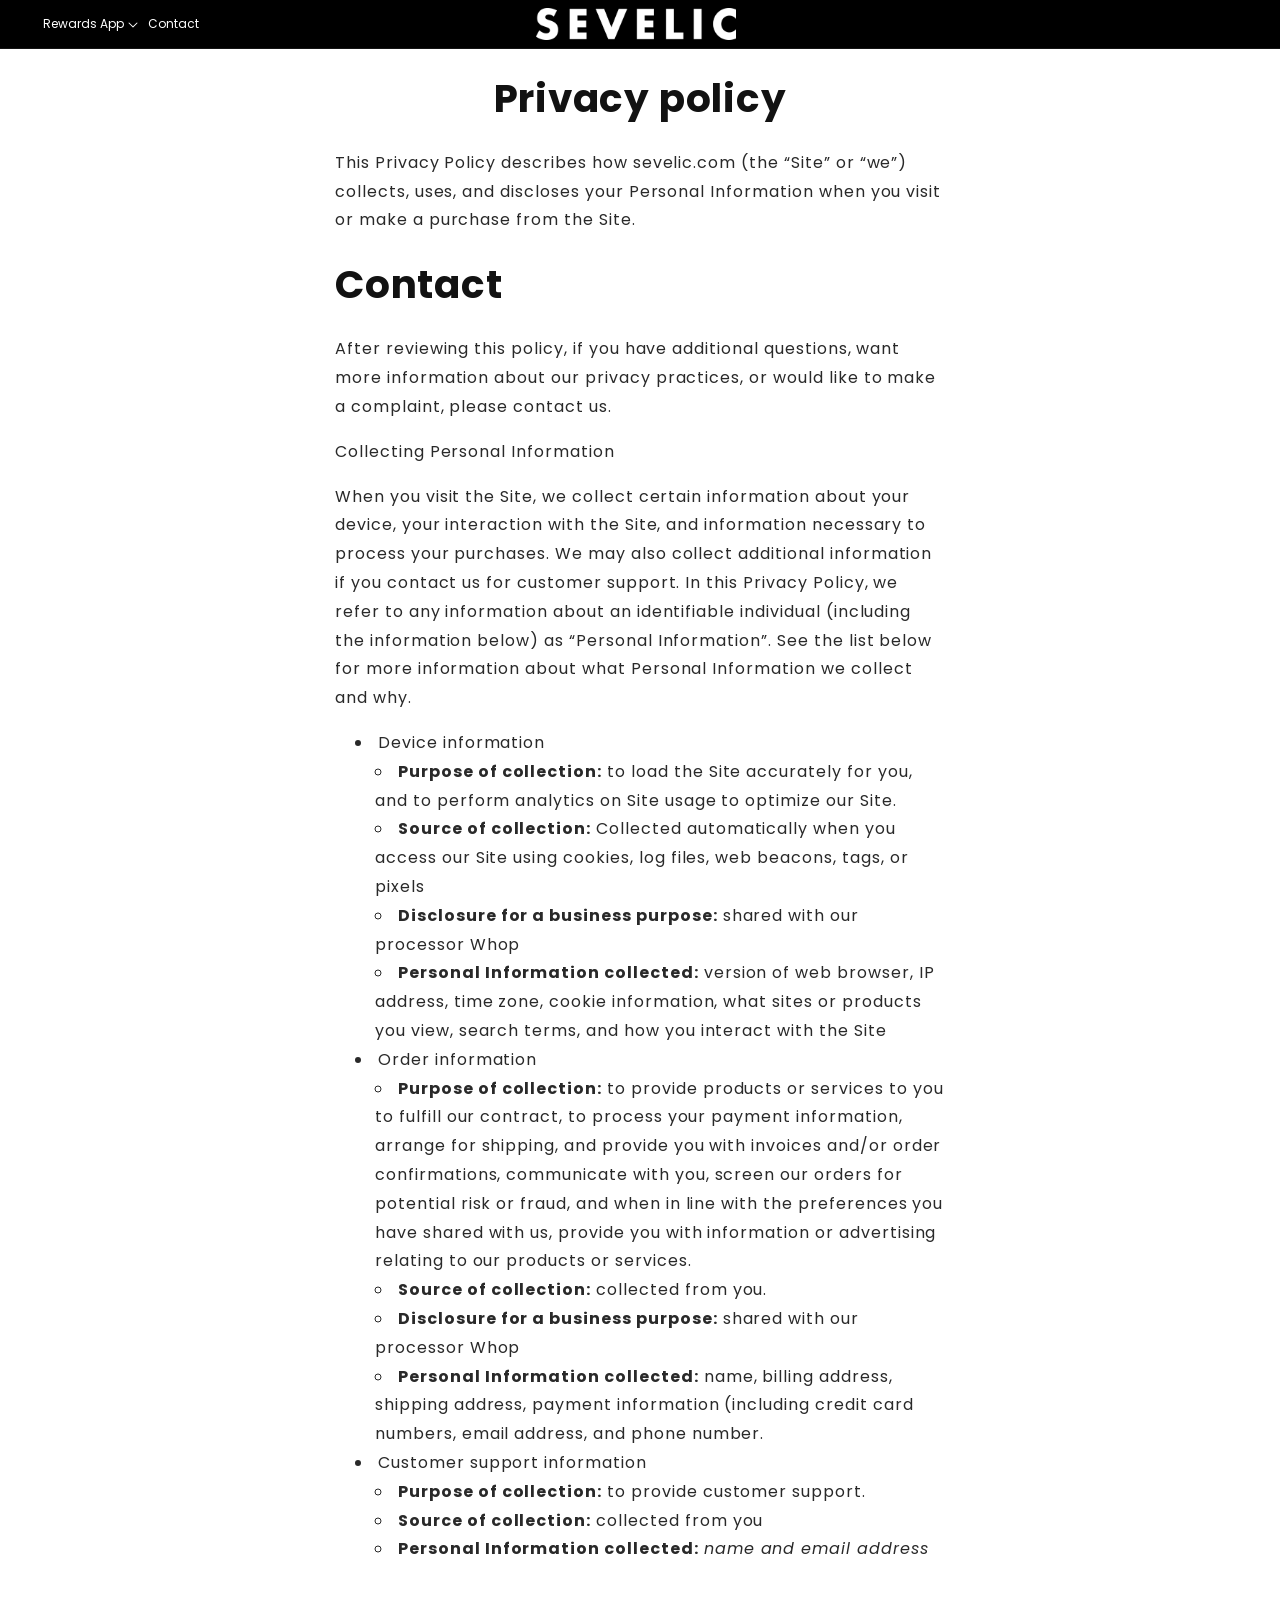
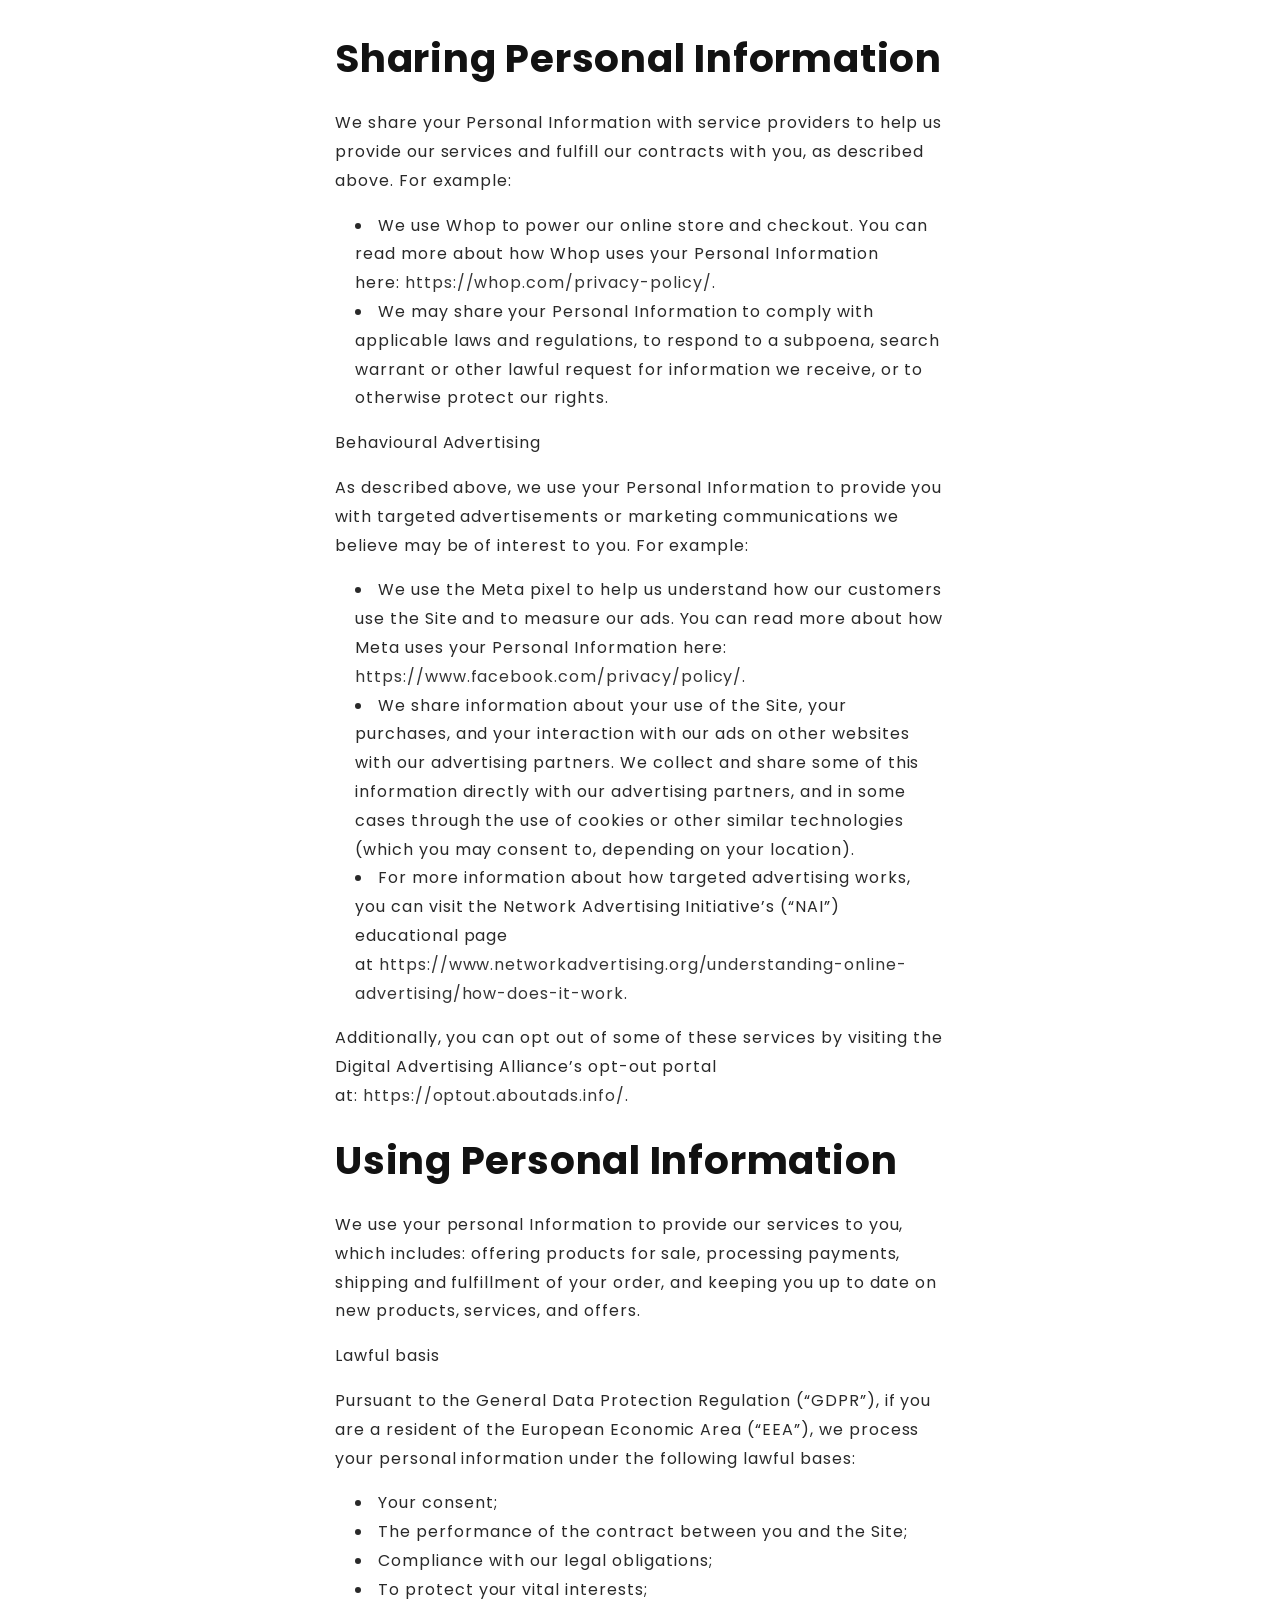
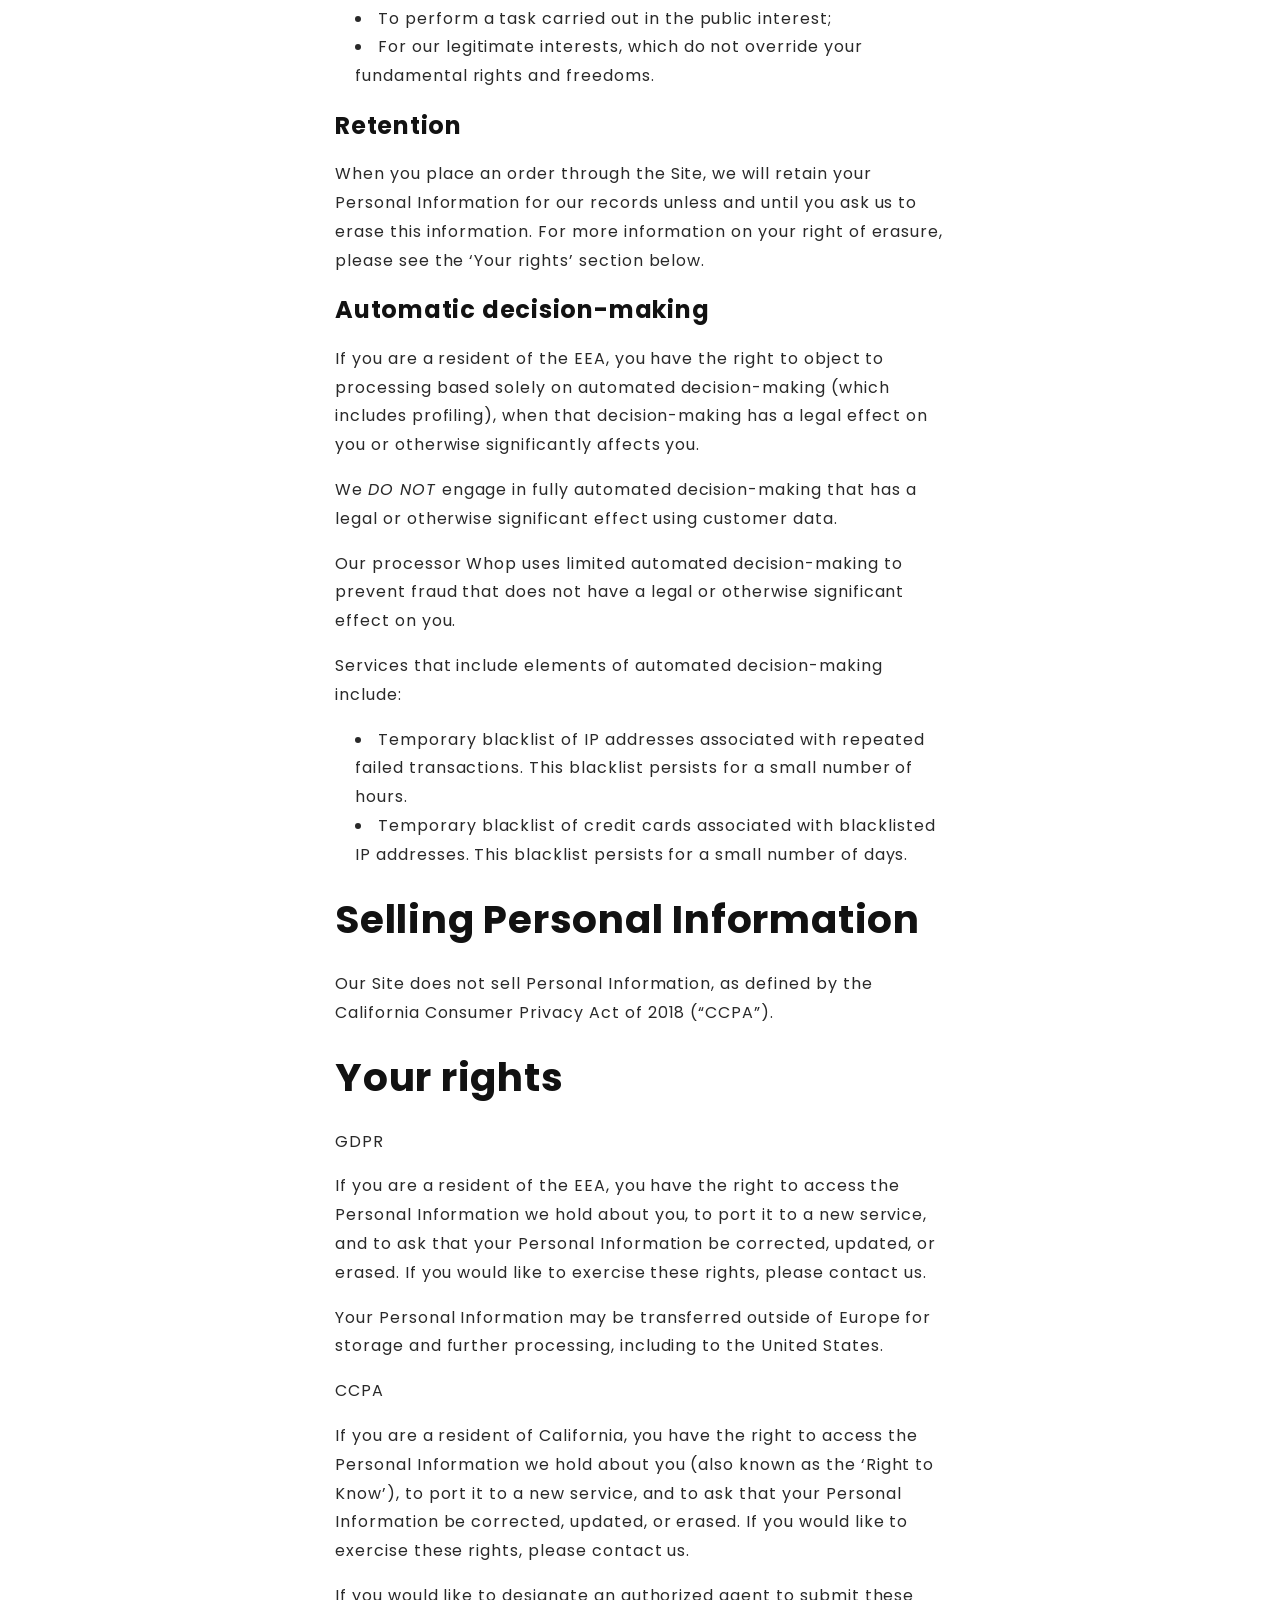
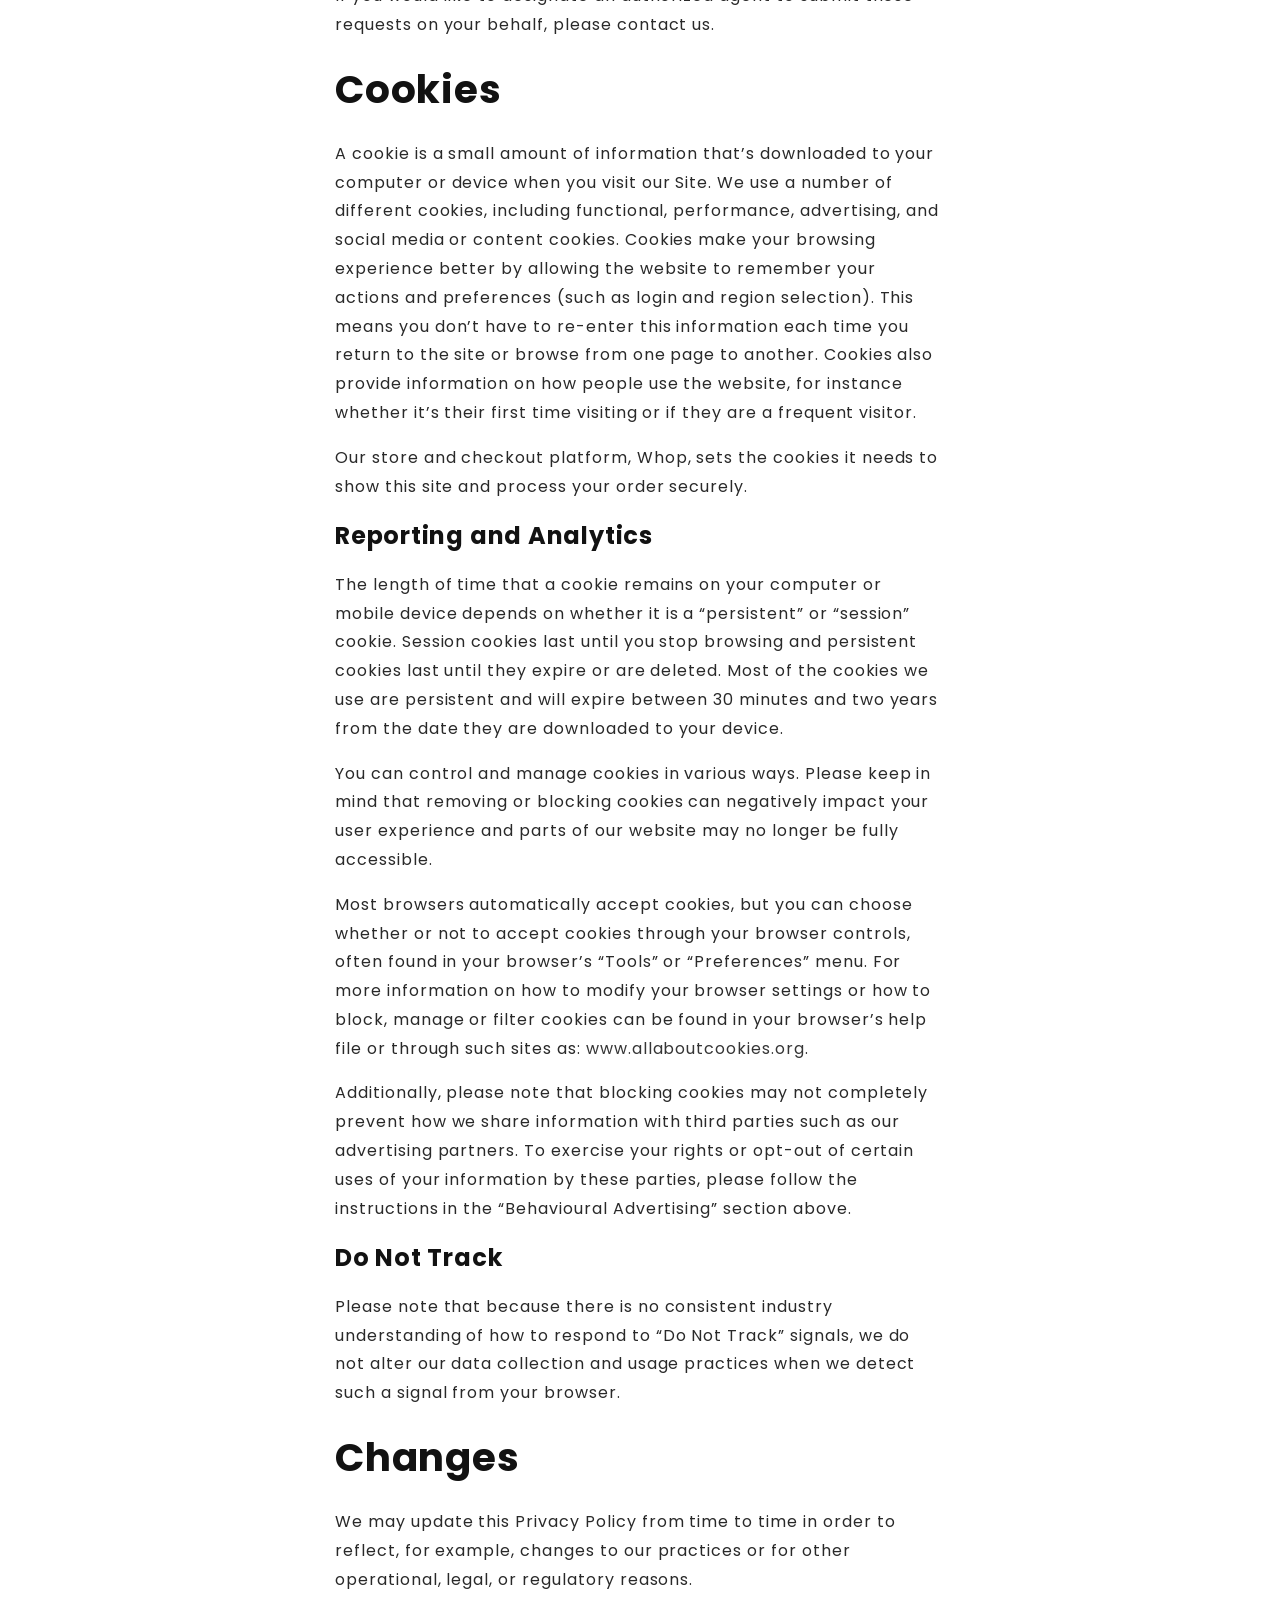
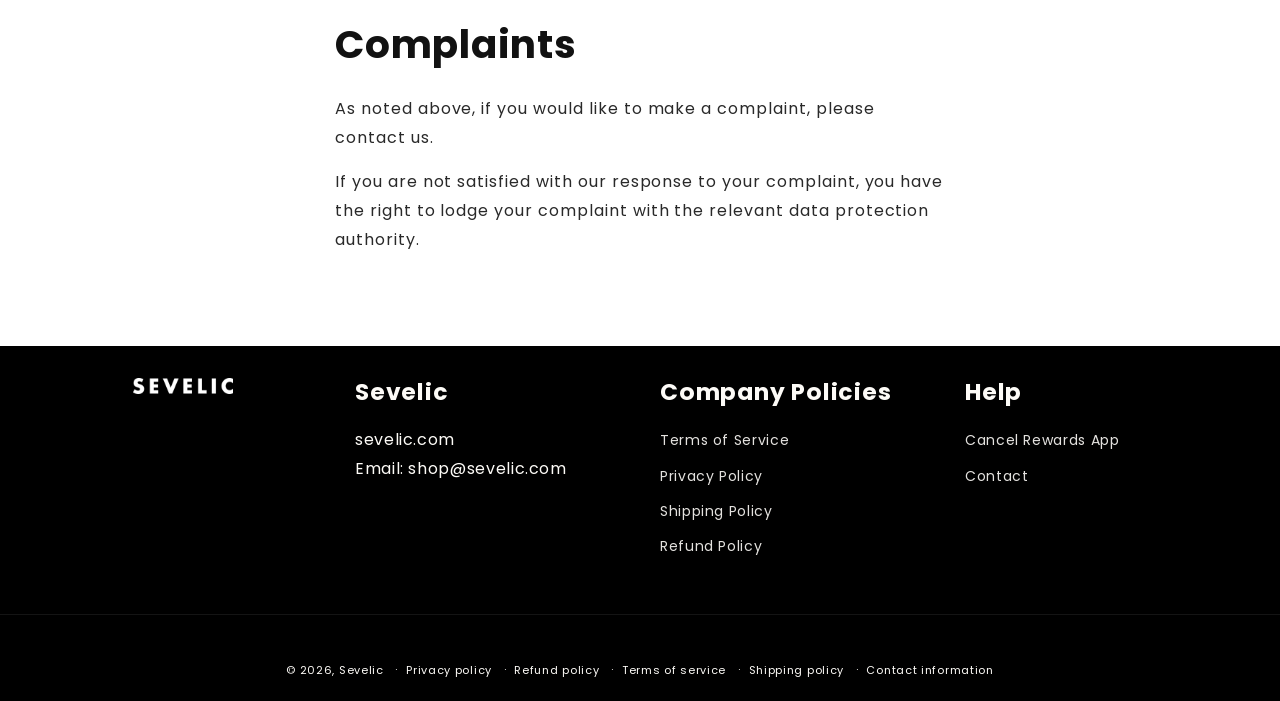
<file: policies/privacy-policy/index.html>
<!DOCTYPE html>
<html class="js" lang="en"><head><meta charset="utf-8"/><meta content="width=device-width, initial-scale=1" name="viewport"/><link data-precedence="default" href="/css/pol_privacy.css" rel="stylesheet"/><title>Privacy policy – Sevelic</title><meta content="noindex,follow" name="robots"/><meta content="https://sevelic.com/policies/privacy-policy" property="og:url"/><meta content="Sevelic" property="og:site_name"/><meta content="Sevelic privacy policy." name="description"/><meta content="Privacy policy – Sevelic" property="og:title"/><meta content="Sevelic privacy policy." property="og:description"/><meta content="website" property="og:type"/><meta content="light" name="color-scheme"/><link href="https://sevelic.com/policies/privacy-policy" rel="canonical"/><link href="/os/brand/favicon.png" rel="icon" sizes="192x192" type="image/png"/><link href="/os/brand/favicon.png" rel="apple-touch-icon" sizes="192x192"/><style>@media (max-width:999px){html:not([data-rdy]) .lz{display:none!important}}</style></head><body><!--$--><div class="gradient link-btns--glow action-btns--glow" style="--header-height:97px;--screen-height:900px"><a class="skip-to-content-link button visually-hidden" href="/">
      Skip to content
    </a>
<div class="shopify-section shopify-section-group-header-group section-header" id="shopify-section-sections--19456415957045__header">
<svg class="hidden" xmlns="http://www.w3.org/2000/svg">
<symbol fill="none" id="icon-search" viewbox="0 0 18 19">
<path clip-rule="evenodd" d="M11.03 11.68A5.784 5.784 0 112.85 3.5a5.784 5.784 0 018.18 8.18zm.26 1.12a6.78 6.78 0 11.72-.7l5.4 5.4a.5.5 0 11-.71.7l-5.41-5.4z" fill="currentColor" fill-rule="evenodd"></path>
</symbol>
<symbol class="icon icon-close" fill="none" id="icon-reset" stroke="currentColor" viewbox="0 0 18 18">
<circle cx="9" cy="9" r="8.5" stroke-opacity="0.2"></circle>
<path d="M6.82972 6.82915L1.17193 1.17097" stroke-linecap="round" stroke-linejoin="round" transform="translate(5 5)"></path>
<path d="M1.22896 6.88502L6.77288 1.11523" stroke-linecap="round" stroke-linejoin="round" transform="translate(5 5)"></path>
</symbol>
<symbol class="icon icon-close" fill="none" id="icon-close" viewbox="0 0 18 17">
<path d="M.865 15.978a.5.5 0 00.707.707l7.433-7.431 7.579 7.282a.501.501 0 00.846-.37.5.5 0 00-.153-.351L9.712 8.546l7.417-7.416a.5.5 0 10-.707-.708L8.991 7.853 1.413.573a.5.5 0 10-.693.72l7.563 7.268-7.418 7.417z" fill="currentColor">
</path></symbol>
</svg>
<style>.section-header .header-wrapper,.section-header .menu-drawer,.section-header .menu-drawer__submenu,.section-header .header__submenu{--color-foreground:255,255,255;--color-background:0,0,0;--gradient-background:#000000;background:#000000;color:#fff}.section-header .header__menu-item,.section-header .header__icon,.section-header .menu-drawer__menu-item,.section-header .menu-drawer__close-button,.section-header .menu-drawer__title{color:#fff}.section-header .header__heading-logo{filter:brightness(0) invert(1)}.section-header .header__submenu{border-color:rgba(255,255,255,.18);width:max-content;min-width:20rem}.section-header .header__inline-menu .header__menu-item{white-space:nowrap}@media (min-width:1200px){.section-header .header__inline-menu .list-menu--inline{flex-wrap:nowrap}.section-header .header .header__heading-link{max-width:21rem}.section-header .header__inline-menu .header__menu-item--main{padding-left:.5rem;padding-right:.5rem;font-size:1.2rem;letter-spacing:0}.section-header .header__inline-menu details>.header__menu-item--main{padding-right:1.9rem}.section-header .header__inline-menu details>.header__menu-item--main .icon-caret{right:.5rem}}@media (min-width:1366px){.section-header .header__inline-menu .header__menu-item--main{padding-left:.7rem;padding-right:.7rem;font-size:1.3rem;letter-spacing:.02rem}.section-header .header__inline-menu details>.header__menu-item--main{padding-right:2.2rem}.section-header .header__inline-menu details>.header__menu-item--main .icon-caret{right:.6rem}}@media (min-width:1440px){.section-header .header__inline-menu .header__menu-item--main{padding-left:.75rem;padding-right:.75rem;font-size:1.35rem;letter-spacing:.03rem}.section-header .header__inline-menu details>.header__menu-item--main{padding-right:2.3rem}}</style><sticky-header class="header-wrapper color-background-1 gradient header-wrapper--border-bottom" data-sticky-type="on-scroll-up">
<header class="header header--middle-center header--mobile-center page-width header--has-menu"><header-drawer data-breakpoint="tablet" data-desktop-type="dropdown">
<details class="menu-drawer-container" id="Details-menu-drawer-container">
<summary aria-controls="menu-drawer" aria-expanded="false" aria-label="Menu" class="header__icon header__icon--menu header__icon--summary link focus-inset" role="button">
<span>
<svg aria-hidden="true" class="icon icon-hamburger" fill="none" focusable="false" viewbox="0 0 18 16" xmlns="http://www.w3.org/2000/svg">
<path d="M1 .5a.5.5 0 100 1h15.71a.5.5 0 000-1H1zM.5 8a.5.5 0 01.5-.5h15.71a.5.5 0 010 1H1A.5.5 0 01.5 8zm0 7a.5.5 0 01.5-.5h15.71a.5.5 0 010 1H1a.5.5 0 01-.5-.5z" fill="currentColor">
</path></svg>
<svg aria-hidden="true" class="icon icon-close" fill="none" focusable="false" viewbox="0 0 18 17" xmlns="http://www.w3.org/2000/svg">
<path d="M.865 15.978a.5.5 0 00.707.707l7.433-7.431 7.579 7.282a.501.501 0 00.846-.37.5.5 0 00-.153-.351L9.712 8.546l7.417-7.416a.5.5 0 10-.707-.708L8.991 7.853 1.413.573a.5.5 0 10-.693.72l7.563 7.268-7.418 7.417z" fill="currentColor">
</path></svg>
</span>
</summary>
<div class="gradient menu-drawer motion-reduce color-background-1" id="menu-drawer" tabindex="-1">
<div class="menu-drawer__inner-container">
<div class="menu-drawer__mobile-content menu-drawer__title-and-close-btn">
<h3 class="menu-drawer__title">Menu</h3>
<button class="menu-drawer__close-btn menu-drawer__close-menu-btn header__icon header__icon--menu header__icon--summary link focus-inset">
<svg aria-hidden="true" class="icon icon-close" fill="none" focusable="false" viewbox="0 0 18 17" xmlns="http://www.w3.org/2000/svg">
<path d="M.865 15.978a.5.5 0 00.707.707l7.433-7.431 7.579 7.282a.501.501 0 00.846-.37.5.5 0 00-.153-.351L9.712 8.546l7.417-7.416a.5.5 0 10-.707-.708L8.991 7.853 1.413.573a.5.5 0 10-.693.72l7.563 7.268-7.418 7.417z" fill="currentColor">
</path></svg>
</button>
</div>
<div class="menu-drawer__navigation-container">
<nav class="menu-drawer__navigation">
<ul class="menu-drawer__menu has-submenu list-menu" role="list"><li class="lz"><details id="Details-menu-drawer-menu-item-3"><summary class="menu-drawer__menu-item list-menu__item link link--text focus-inset">Rewards App<svg aria-hidden="true" class="icon icon-arrow" fill="none" focusable="false" viewbox="0 0 14 10" xmlns="http://www.w3.org/2000/svg"><path clip-rule="evenodd" d="M8.537.808a.5.5 0 01.817-.162l4 4a.5.5 0 010 .708l-4 4a.5.5 0 11-.708-.708L11.793 5.5H1a.5.5 0 010-1h10.793L8.646 1.354a.5.5 0 01-.109-.546z" fill="currentColor" fill-rule="evenodd"></path></svg><svg aria-hidden="true" class="icon icon-caret" focusable="false" viewbox="0 0 10 6"><path clip-rule="evenodd" d="M9.354.646a.5.5 0 00-.708 0L5 4.293 1.354.646a.5.5 0 00-.708.708l4 4a.5.5 0 00.708 0l4-4a.5.5 0 000-.708z" fill="currentColor" fill-rule="evenodd"></path></svg></summary><div class="menu-drawer__submenu has-submenu gradient motion-reduce" id="link-rewards-app" tabindex="-1"><div class="menu-drawer__inner-submenu"><button aria-expanded="true" class="menu-drawer__close-button link link--text focus-inset"><svg aria-hidden="true" class="icon icon-arrow" fill="none" focusable="false" viewbox="0 0 14 10" xmlns="http://www.w3.org/2000/svg"><path clip-rule="evenodd" d="M8.537.808a.5.5 0 01.817-.162l4 4a.5.5 0 010 .708l-4 4a.5.5 0 11-.708-.708L11.793 5.5H1a.5.5 0 010-1h10.793L8.646 1.354a.5.5 0 01-.109-.546z" fill="currentColor" fill-rule="evenodd"></path></svg>Rewards App</button><ul class="menu-drawer__menu list-menu" role="list" tabindex="-1"><li><a class="menu-drawer__menu-item link link--text list-menu__item focus-inset" href="mailto:shop@sevelic.com?subject=Cancel%20Rewards%20App">Cancel Rewards App</a></li></ul></div></div></details></li><li><a class="menu-drawer__menu-item list-menu__item link link--text focus-inset" href="/">Contact</a></li></ul>
</nav>
<div class="menu-drawer__utility-links"><ul class="list list-social list-unstyled" role="list"></ul>
</div>
</div>
</div>
</div>
</details>
</header-drawer>
<nav class="header__inline-menu">
<ul class="list-menu list-menu--inline" role="list"><li class="lz"><header-menu><details id="Details-HeaderMenu-3"><summary class="header__menu-item header__menu-item--main list-menu__item link focus-inset"><span>Rewards App</span><svg aria-hidden="true" class="icon icon-caret" focusable="false" viewbox="0 0 10 6"><path clip-rule="evenodd" d="M9.354.646a.5.5 0 00-.708 0L5 4.293 1.354.646a.5.5 0 00-.708.708l4 4a.5.5 0 00.708 0l4-4a.5.5 0 000-.708z" fill="currentColor" fill-rule="evenodd"></path></svg></summary><ul class="header__submenu list-menu list-menu--disclosure gradient caption-large motion-reduce global-settings-popup" id="HeaderMenu-MenuList-3" role="list" tabindex="-1"><li><a class="header__menu-item list-menu__item link link--text focus-inset caption-large" href="mailto:shop@sevelic.com?subject=Cancel%20Rewards%20App">Cancel Rewards App</a></li></ul></details></header-menu></li><li><a class="header__menu-item header__menu-item--main list-menu__item link link--text focus-inset" href="/"><span>Contact</span></a></li></ul>
</nav>
<a class="header__heading-link link link--text focus-inset media media--transparent ratio" href="/" style="--ratio-percent: 15.87%"><img alt="Sevelic" class="header__heading-logo header__heading-logo--main" height="31" src="/os/brand/sevelic-wordmark.png" width="200"/>
</a><div class="header__icons">

</div>
</header>
</sticky-header>
</div>
<main class="content-for-layout focus-none" id="MainContent" role="main" tabindex="-1">
<div class="shopify-policy__container">
<div class="shopify-policy__title">
<h1>Privacy policy</h1>
</div>
<div class="shopify-policy__body">
<div class="rte">
<p><span style="font-weight:400;">This Privacy Policy describes how sevelic.com (the “Site” or “we”) collects, uses, and discloses your Personal Information when you visit or make a purchase from the Site.</span></p>
<h1><b>Contact</b></h1>
<p><span style="font-weight:400;">After reviewing this policy, if you have additional questions, want more information about our privacy practices, or would like to make a complaint, please contact us.</span></p>
<p><span style="font-weight:400;">Collecting Personal Information</span></p>
<p><span style="font-weight:400;">When you visit the Site, we collect certain information about your device, your interaction with the Site, and information necessary to process your purchases. We may also collect additional information if you contact us for customer support. In this Privacy Policy, we refer to any information about an identifiable individual (including the information below) as “Personal Information”. See the list below for more information about what Personal Information we collect and why.</span></p>
<ul>
<li style="font-weight:400;"><span style="font-weight:400;">Device information</span></li>
<ul>
<li style="font-weight:400;">
<b>Purpose of collection:</b><span style="font-weight:400;"><span> </span>to load the Site accurately for you, and to perform analytics on Site usage to optimize our Site.</span>
</li>
<li style="font-weight:400;">
<b>Source of collection:</b><span style="font-weight:400;"><span> </span>Collected automatically when you access our Site using cookies, log files, web beacons, tags, or pixels</span>
</li>
<li style="font-weight:400;">
<b>Disclosure for a business purpose:</b><span style="font-weight:400;"><span> </span>shared with our processor Whop </span>
</li>
<li style="font-weight:400;">
<b>Personal Information collected:</b><span style="font-weight:400;"><span> </span>version of web browser, IP address, time zone, cookie information, what sites or products you view, search terms, and how you interact with the Site </span>
</li>
</ul>
<li style="font-weight:400;"><span style="font-weight:400;">Order information</span></li>
<ul>
<li style="font-weight:400;">
<b>Purpose of collection:</b><span style="font-weight:400;"><span> </span>to provide products or services to you to fulfill our contract, to process your payment information, arrange for shipping, and provide you with invoices and/or order confirmations, communicate with you, screen our orders for potential risk or fraud, and when in line with the preferences you have shared with us, provide you with information or advertising relating to our products or services.</span>
</li>
<li style="font-weight:400;">
<b>Source of collection:</b><span style="font-weight:400;"><span> </span>collected from you.</span>
</li>
<li style="font-weight:400;">
<b>Disclosure for a business purpose:</b><span style="font-weight:400;"><span> </span>shared with our processor Whop </span>
</li>
<li style="font-weight:400;">
<b>Personal Information collected:</b><span style="font-weight:400;"><span> </span>name, billing address, shipping address, payment information (including credit card numbers, email address, and phone number.</span>
</li>
</ul>
<li style="font-weight:400;"><span style="font-weight:400;">Customer support information</span></li>
<ul>
<li style="font-weight:400;">
<b>Purpose of collection:</b><span style="font-weight:400;"><span> </span>to provide customer support.</span>
</li>
<li style="font-weight:400;">
<b>Source of collection:</b><span style="font-weight:400;"><span> </span>collected from you</span>
</li>
<li style="font-weight:400;">
<b>Personal Information collected:</b><span> </span><i><span style="font-weight:400;">name and email address</span></i>
</li>
</ul>
</ul>
<p><span style="font-weight:400;"> </span></p>
<h1><b>Sharing Personal Information</b></h1>
<p><span style="font-weight:400;">We share your Personal Information with service providers to help us provide our services and fulfill our contracts with you, as described above. For example:</span></p>
<ul>
<li style="font-weight:400;">
<span style="font-weight:400;">We use Whop to power our online store and checkout. You can read more about how Whop uses your Personal Information here:<span> </span></span><a href="https://whop.com/privacy-policy/" rel="noreferrer noopener" target="_blank"><span style="font-weight:400;">https://whop.com/privacy-policy/</span></a><span style="font-weight:400;">.</span>
</li>
<li style="font-weight:400;"><span style="font-weight:400;">We may share your Personal Information to comply with applicable laws and regulations, to respond to a subpoena, search warrant or other lawful request for information we receive, or to otherwise protect our rights.</span></li>
</ul>
<p><span style="font-weight:400;">Behavioural Advertising</span></p>
<p><span style="font-weight:400;">As described above, we use your Personal Information to provide you with targeted advertisements or marketing communications we believe may be of interest to you. For example:</span></p>
<ul>
<li style="font-weight:400;">
<span style="font-weight:400;">We use the Meta pixel to help us understand how our customers use the Site and to measure our ads. You can read more about how Meta uses your Personal Information here:<span> </span></span><a href="https://www.facebook.com/privacy/policy/" rel="noreferrer noopener" target="_blank"><span style="font-weight:400;">https://www.facebook.com/privacy/policy/</span></a><span style="font-weight:400;">.</span>
</li>
<li style="font-weight:400;"><span style="font-weight:400;">We share information about your use of the Site, your purchases, and your interaction with our ads on other websites with our advertising partners. We collect and share some of this information directly with our advertising partners, and in some cases through the use of cookies or other similar technologies (which you may consent to, depending on your location).</span></li>
<li style="font-weight:400;">
<span style="font-weight:400;">For more information about how targeted advertising works, you can visit the Network Advertising Initiative’s (“NAI”) educational page at<span> </span></span><a href="https://www.networkadvertising.org/understanding-online-advertising/how-does-it-work" rel="noreferrer noopener" target="_blank"><span style="font-weight:400;">https://www.networkadvertising.org/understanding-online-advertising/how-does-it-work</span></a><span style="font-weight:400;">.</span>
</li>
</ul>
<p><span style="font-weight:400;">Additionally, you can opt out of some of these services by visiting the Digital Advertising Alliance’s opt-out portal at:<span> </span></span><a href="https://optout.aboutads.info/" rel="noreferrer noopener" target="_blank"><span style="font-weight:400;">https://optout.aboutads.info/</span></a><span style="font-weight:400;">.</span></p>
<h1><b>Using Personal Information</b></h1>
<p><span style="font-weight:400;">We use your personal Information to provide our services to you, which includes: offering products for sale, processing payments, shipping and fulfillment of your order, and keeping you up to date on new products, services, and offers.</span></p>
<p><span style="font-weight:400;">Lawful basis</span></p>
<p><span style="font-weight:400;">Pursuant to the General Data Protection Regulation (“GDPR”), if you are a resident of the European Economic Area (“EEA”), we process your personal information under the following lawful bases:</span></p>
<ul>
<li style="font-weight:400;"><span style="font-weight:400;">Your consent;</span></li>
<li style="font-weight:400;"><span style="font-weight:400;">The performance of the contract between you and the Site;</span></li>
<li style="font-weight:400;"><span style="font-weight:400;">Compliance with our legal obligations;</span></li>
<li style="font-weight:400;"><span style="font-weight:400;">To protect your vital interests;</span></li>
<li style="font-weight:400;"><span style="font-weight:400;">To perform a task carried out in the public interest;</span></li>
<li style="font-weight:400;"><span style="font-weight:400;">For our legitimate interests, which do not override your fundamental rights and freedoms.</span></li>
</ul>
<h2><b>Retention</b></h2>
<p><span style="font-weight:400;">When you place an order through the Site, we will retain your Personal Information for our records unless and until you ask us to erase this information. For more information on your right of erasure, please see the ‘Your rights’ section below.</span></p>
<h2><b>Automatic decision-making</b></h2>
<p><span style="font-weight:400;">If you are a resident of the EEA, you have the right to object to processing based solely on automated decision-making (which includes profiling), when that decision-making has a legal effect on you or otherwise significantly affects you.</span></p>
<p><span style="font-weight:400;">We<span> </span></span><i><span style="font-weight:400;">DO NOT<span> </span></span></i><span style="font-weight:400;">engage in fully automated decision-making that has a legal or otherwise significant effect using customer data.</span></p>
<p><span style="font-weight:400;">Our processor Whop uses limited automated decision-making to prevent fraud that does not have a legal or otherwise significant effect on you.</span></p>
<p><span style="font-weight:400;">Services that include elements of automated decision-making include:</span></p>
<ul>
<li style="font-weight:400;"><span style="font-weight:400;">Temporary blacklist of IP addresses associated with repeated failed transactions. This blacklist persists for a small number of hours.</span></li>
<li style="font-weight:400;"><span style="font-weight:400;">Temporary blacklist of credit cards associated with blacklisted IP addresses. This blacklist persists for a small number of days.</span></li>
</ul>
<h1><b>Selling Personal Information</b></h1>
<p><span style="font-weight:400;">Our Site does not sell Personal Information, as defined by the California Consumer Privacy Act of 2018 (“CCPA”).</span></p>
<h1><b>Your rights</b></h1>
<p><span style="font-weight:400;">GDPR</span></p>
<p><span style="font-weight:400;">If you are a resident of the EEA, you have the right to access the Personal Information we hold about you, to port it to a new service, and to ask that your Personal Information be corrected, updated, or erased. If you would like to exercise these rights, please contact us.</span></p>
<p><span style="font-weight:400;">Your Personal Information may be transferred outside of Europe for storage and further processing, including to the United States.</span></p>
<p><span style="font-weight:400;">CCPA</span></p>
<p><span style="font-weight:400;">If you are a resident of California, you have the right to access the Personal Information we hold about you (also known as the ‘Right to Know’), to port it to a new service, and to ask that your Personal Information be corrected, updated, or erased. If you would like to exercise these rights, please contact us. </span></p>
<p><span style="font-weight:400;">If you would like to designate an authorized agent to submit these requests on your behalf, please contact us.</span></p>
<h1><b>Cookies</b></h1>
<p><span style="font-weight:400;">A cookie is a small amount of information that’s downloaded to your computer or device when you visit our Site. We use a number of different cookies, including functional, performance, advertising, and social media or content cookies. Cookies make your browsing experience better by allowing the website to remember your actions and preferences (such as login and region selection). This means you don’t have to re-enter this information each time you return to the site or browse from one page to another. Cookies also provide information on how people use the website, for instance whether it’s their first time visiting or if they are a frequent visitor.</span></p>
<p><span style="font-weight:400;">Our store and checkout platform, Whop, sets the cookies it needs to show this site and process your order securely.</span></p>
<h2><b>Reporting and Analytics</b></h2>
<p><span style="font-weight:400;">The length of time that a cookie remains on your computer or mobile device depends on whether it is a “persistent” or “session” cookie. Session cookies last until you stop browsing and persistent cookies last until they expire or are deleted. Most of the cookies we use are persistent and will expire between 30 minutes and two years from the date they are downloaded to your device.</span></p>
<p><span style="font-weight:400;">You can control and manage cookies in various ways. Please keep in mind that removing or blocking cookies can negatively impact your user experience and parts of our website may no longer be fully accessible.</span></p>
<p><span style="font-weight:400;">Most browsers automatically accept cookies, but you can choose whether or not to accept cookies through your browser controls, often found in your browser’s “Tools” or “Preferences” menu. For more information on how to modify your browser settings or how to block, manage or filter cookies can be found in your browser’s help file or through such sites as:<span> </span></span><a href="https://www.allaboutcookies.org/" rel="noreferrer noopener" target="_blank"><span style="font-weight:400;">www.allaboutcookies.org</span></a><span style="font-weight:400;">.</span></p>
<p><span style="font-weight:400;">Additionally, please note that blocking cookies may not completely prevent how we share information with third parties such as our advertising partners. To exercise your rights or opt-out of certain uses of your information by these parties, please follow the instructions in the “Behavioural Advertising” section above.</span></p>
<h2><b>Do Not Track</b></h2>
<p><span style="font-weight:400;">Please note that because there is no consistent industry understanding of how to respond to “Do Not Track” signals, we do not alter our data collection and usage practices when we detect such a signal from your browser.</span></p>
<h1><b>Changes</b></h1>
<p><span style="font-weight:400;">We may update this Privacy Policy from time to time in order to reflect, for example, changes to our practices or for other operational, legal, or regulatory reasons.</span></p>
<h1><b>Complaints</b></h1>
<p><span style="font-weight:400;">As noted above, if you would like to make a complaint, please contact us.</span></p>
<p><span style="font-weight:400;">If you are not satisfied with our response to your complaint, you have the right to lodge your complaint with the relevant data protection authority.</span></p>
<p><br/></p>
<h3 data-os-business-heading="" hidden=""><span style="font-weight:400;"><strong>Business Info</strong></span></h3>
<div data-os-business=""></div>
</div>
</div>
</div>
</main>
<div class="shopify-section shopify-section-group-footer-group" id="shopify-section-sections--19456415924277__footer">
<footer class="footer sevelic-store-footer">
<style>
.sevelic-store-footer {
  --color-foreground: 253, 251, 247;
  --color-background: 0, 0, 0;
  --grid-desktop-horizontal-spacing: 40px;
  --grid-mobile-horizontal-spacing: 20px;
  --font-heading-scale: 1.3;
  margin: 0;
  padding: 0 0 20px;
  background: #000000;
  color: #fdfbf7;
  font-family: Poppins, sans-serif;
  font-size: 16px;
  font-style: normal;
  font-weight: 400;
  line-height: 1.8;
  letter-spacing: .04em;
}
.sevelic-store-footer .store-footer-main { padding-top: 32px; border-bottom: 1px solid rgba(253,251,247,.08); }
.sevelic-store-footer .page-width { max-width: 1400px; margin: 0 auto; padding-left: 50px; padding-right: 50px; }
.sevelic-store-footer .footer-block__heading { color: #fdfbf7; font-family: Poppins, sans-serif; font-weight: 700; }
.sevelic-store-footer .rte a,
.sevelic-store-footer .rte a:visited,
.sevelic-store-footer .rte a:hover { color: #fdfbf7; }
.sevelic-store-footer .footer-block__image-wrapper { max-width: min(100%, 100px); border: 0; border-radius: 0; }
.sevelic-store-footer .footer-block__image-wrapper img { width: 100%; height: auto; border-radius: 0; filter: brightness(0) invert(1); }
.sevelic-store-footer .footer__content-bottom { border-top: 0; }
@media screen and (max-width: 749px) {
  .sevelic-store-footer { padding-bottom: 15px; font-size: 15px; }
  .sevelic-store-footer .store-footer-main { padding-top: 24px; }
  .sevelic-store-footer .page-width { padding-left: 15px; padding-right: 15px; }
}
</style>
<div class="store-footer-main">
<div class="footer__content-top page-width"><div class="footer__blocks-wrapper grid">
<div class="footer-block grid__item footer-block--desktop-3 footer-block--mobile-2">
<div class="footer-block__details-content footer-block-image center"><div class="footer-block__image-wrapper global-media-settings">
<img alt="Sevelic" height="176" loading="lazy" src="/os/brand/sevelic-wordmark.png" width="1109"/>
</div></div>
</div>
<div class="footer-block grid__item footer-block--desktop-3 footer-block--mobile-2">
<h2 class="footer-block__heading">Sevelic</h2>
<div class="footer-block__details-content rte"><p><a href="https://sevelic.com">sevelic.com</a><br/>Email: shop@sevelic.com</p></div>
</div>
<div class="footer-block grid__item footer-block--menu footer-block--desktop-3 footer-block--mobile-2">
<h2 class="footer-block__heading">Company Policies</h2>
<ul class="footer-block__details-content list-unstyled">
<li><a class="link link--text list-menu__item list-menu__item--link" href="/policies/terms-of-service">Terms of Service</a></li>
<li><a class="link link--text list-menu__item list-menu__item--link" href="/policies/privacy-policy">Privacy Policy</a></li>
<li><a class="link link--text list-menu__item list-menu__item--link" href="/policies/shipping-policy">Shipping Policy</a></li>
<li><a class="link link--text list-menu__item list-menu__item--link" href="/policies/refund-policy">Refund Policy</a></li>

</ul>
</div>
<div class="footer-block grid__item footer-block--menu footer-block--desktop-3 footer-block--mobile-2">
<h2 class="footer-block__heading">Help</h2>
<ul class="footer-block__details-content list-unstyled">
<li class="lz"><a class="link link--text list-menu__item list-menu__item--link" href="mailto:shop@sevelic.com?subject=Cancel%20Rewards%20App">Cancel Rewards App</a></li>

<li><a class="link link--text list-menu__item list-menu__item--link" href="/">Contact</a></li>

</ul>
</div>
</div></div>
</div>
<div class="footer__content-bottom">
<div class="footer__content-bottom-wrapper page-width"><div class="footer__column footer__localization isolate"></div><div class="footer__column footer__column--info"></div></div>
<div class="footer__content-bottom-wrapper page-width"><div class="footer__copyright caption">
<small class="copyright__content">© 2026, <a href="/">Sevelic</a></small>
<ul class="policies list-unstyled">
<li><small class="copyright__content"><a href="/policies/privacy-policy">Privacy policy</a></small></li>
<li><small class="copyright__content"><a href="/policies/refund-policy">Refund policy</a></small></li>
<li><small class="copyright__content"><a href="/policies/terms-of-service">Terms of service</a></small></li>
<li><small class="copyright__content"><a href="/policies/shipping-policy">Shipping policy</a></small></li>
<li><small class="copyright__content"><a href="/policies/contact-information">Contact information</a></small></li>
</ul>
</div></div>
</div>
</footer>
</div>
<ul hidden="">
<li id="a11y-refresh-page-message">Choosing a selection results in a full page refresh.</li>
<li id="a11y-new-window-message">Opens in a new window.</li>
</ul>
<div class="shopify-block shopify-app-block" id="shopify-block-Aa3VDWldqR2hLcjJYa__17931597366502870179">
</div><div class="shopify-block shopify-app-block" id="shopify-block-AbmR4ZVhWZXJvS2NJQ__2786716548061469553">
</div><div class="shopify-block shopify-app-block" id="shopify-block-ANGtrVkhGc2dNU1FHT__1143683040400472741">
</div>
<style>main .rte a,main .rte span{overflow-wrap:anywhere}@media (min-width:750px) and (max-width:989px){.card__heading,.card__heading a{font-size:1.25rem;letter-spacing:0;word-break:normal;overflow-wrap:normal}.icon-with-text .h4{font-size:1.15rem;letter-spacing:0;word-break:normal;overflow-wrap:normal}}@media (min-width:990px) and (max-width:1199px){.header__inline-menu .header__menu-item{padding-left:.7rem;padding-right:.7rem;font-size:1.25rem;letter-spacing:.02em;white-space:nowrap}}</style></div><!--/$--></body></html>
</file>
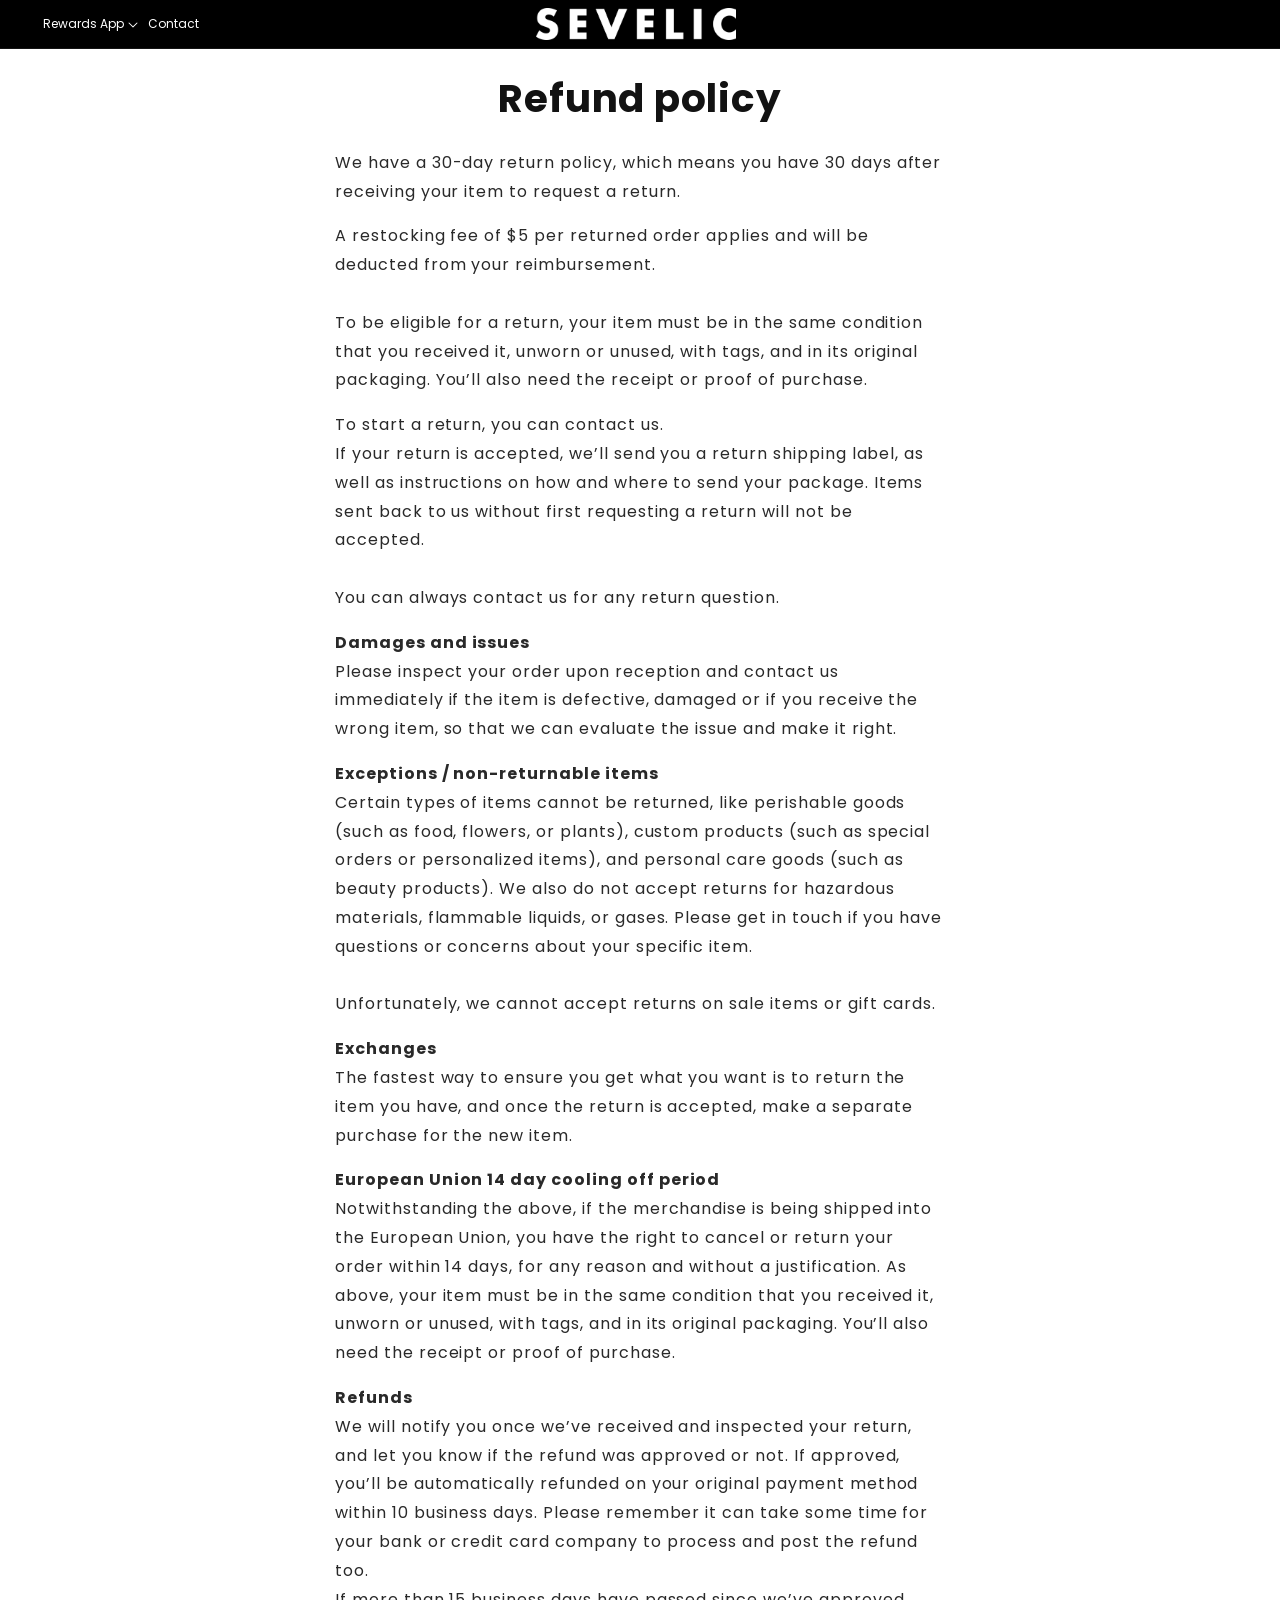
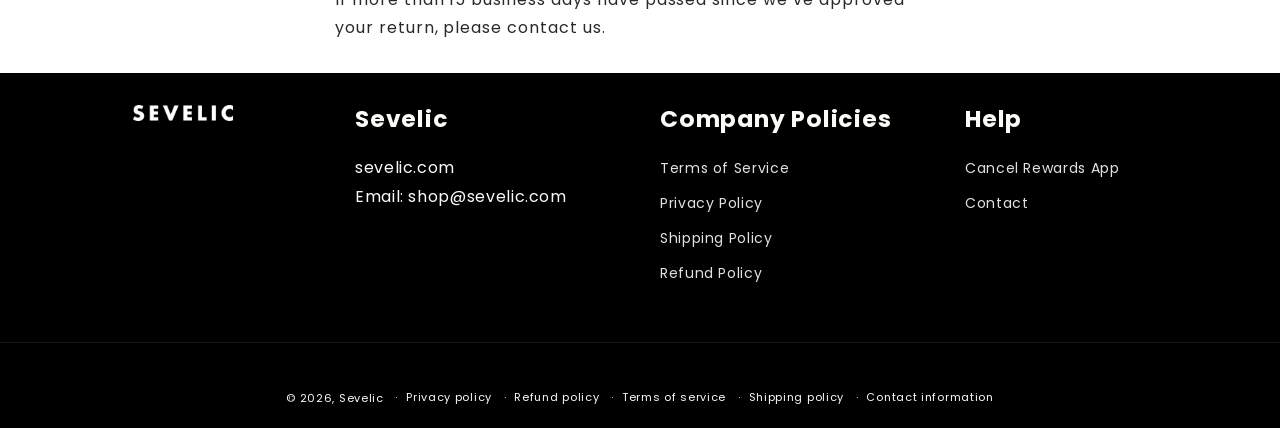
<file: policies/refund-policy/index.html>
<!DOCTYPE html>
<html class="js" lang="en"><head><meta charset="utf-8"/><meta content="width=device-width, initial-scale=1" name="viewport"/><link data-precedence="default" href="/css/pol_refund.css" rel="stylesheet"/><title>Refund policy – Sevelic</title><meta content="noindex,follow" name="robots"/><meta content="https://sevelic.com/policies/refund-policy" property="og:url"/><meta content="Sevelic" property="og:site_name"/><meta content="Sevelic refund policy." name="description"/><meta content="Refund policy – Sevelic" property="og:title"/><meta content="Sevelic refund policy." property="og:description"/><meta content="website" property="og:type"/><meta content="light" name="color-scheme"/><link href="https://sevelic.com/policies/refund-policy" rel="canonical"/><link href="/os/brand/favicon.png" rel="icon" sizes="192x192" type="image/png"/><link href="/os/brand/favicon.png" rel="apple-touch-icon" sizes="192x192"/><style>@media (max-width:999px){html:not([data-rdy]) .lz{display:none!important}}</style></head><body><!--$--><div class="gradient link-btns--glow action-btns--glow" style="--header-height:97px;--screen-height:900px"><a class="skip-to-content-link button visually-hidden" href="/">
      Skip to content
    </a>
<div class="shopify-section shopify-section-group-header-group section-header" id="shopify-section-sections--19456415957045__header">
<svg class="hidden" xmlns="http://www.w3.org/2000/svg">
<symbol fill="none" id="icon-search" viewbox="0 0 18 19">
<path clip-rule="evenodd" d="M11.03 11.68A5.784 5.784 0 112.85 3.5a5.784 5.784 0 018.18 8.18zm.26 1.12a6.78 6.78 0 11.72-.7l5.4 5.4a.5.5 0 11-.71.7l-5.41-5.4z" fill="currentColor" fill-rule="evenodd"></path>
</symbol>
<symbol class="icon icon-close" fill="none" id="icon-reset" stroke="currentColor" viewbox="0 0 18 18">
<circle cx="9" cy="9" r="8.5" stroke-opacity="0.2"></circle>
<path d="M6.82972 6.82915L1.17193 1.17097" stroke-linecap="round" stroke-linejoin="round" transform="translate(5 5)"></path>
<path d="M1.22896 6.88502L6.77288 1.11523" stroke-linecap="round" stroke-linejoin="round" transform="translate(5 5)"></path>
</symbol>
<symbol class="icon icon-close" fill="none" id="icon-close" viewbox="0 0 18 17">
<path d="M.865 15.978a.5.5 0 00.707.707l7.433-7.431 7.579 7.282a.501.501 0 00.846-.37.5.5 0 00-.153-.351L9.712 8.546l7.417-7.416a.5.5 0 10-.707-.708L8.991 7.853 1.413.573a.5.5 0 10-.693.72l7.563 7.268-7.418 7.417z" fill="currentColor">
</path></symbol>
</svg>
<style>.section-header .header-wrapper,.section-header .menu-drawer,.section-header .menu-drawer__submenu,.section-header .header__submenu{--color-foreground:255,255,255;--color-background:0,0,0;--gradient-background:#000000;background:#000000;color:#fff}.section-header .header__menu-item,.section-header .header__icon,.section-header .menu-drawer__menu-item,.section-header .menu-drawer__close-button,.section-header .menu-drawer__title{color:#fff}.section-header .header__heading-logo{filter:brightness(0) invert(1)}.section-header .header__submenu{border-color:rgba(255,255,255,.18);width:max-content;min-width:20rem}.section-header .header__inline-menu .header__menu-item{white-space:nowrap}@media (min-width:1200px){.section-header .header__inline-menu .list-menu--inline{flex-wrap:nowrap}.section-header .header .header__heading-link{max-width:21rem}.section-header .header__inline-menu .header__menu-item--main{padding-left:.5rem;padding-right:.5rem;font-size:1.2rem;letter-spacing:0}.section-header .header__inline-menu details>.header__menu-item--main{padding-right:1.9rem}.section-header .header__inline-menu details>.header__menu-item--main .icon-caret{right:.5rem}}@media (min-width:1366px){.section-header .header__inline-menu .header__menu-item--main{padding-left:.7rem;padding-right:.7rem;font-size:1.3rem;letter-spacing:.02rem}.section-header .header__inline-menu details>.header__menu-item--main{padding-right:2.2rem}.section-header .header__inline-menu details>.header__menu-item--main .icon-caret{right:.6rem}}@media (min-width:1440px){.section-header .header__inline-menu .header__menu-item--main{padding-left:.75rem;padding-right:.75rem;font-size:1.35rem;letter-spacing:.03rem}.section-header .header__inline-menu details>.header__menu-item--main{padding-right:2.3rem}}</style><sticky-header class="header-wrapper color-background-1 gradient header-wrapper--border-bottom" data-sticky-type="on-scroll-up">
<header class="header header--middle-center header--mobile-center page-width header--has-menu"><header-drawer data-breakpoint="tablet" data-desktop-type="dropdown">
<details class="menu-drawer-container" id="Details-menu-drawer-container">
<summary aria-controls="menu-drawer" aria-expanded="false" aria-label="Menu" class="header__icon header__icon--menu header__icon--summary link focus-inset" role="button">
<span>
<svg aria-hidden="true" class="icon icon-hamburger" fill="none" focusable="false" viewbox="0 0 18 16" xmlns="http://www.w3.org/2000/svg">
<path d="M1 .5a.5.5 0 100 1h15.71a.5.5 0 000-1H1zM.5 8a.5.5 0 01.5-.5h15.71a.5.5 0 010 1H1A.5.5 0 01.5 8zm0 7a.5.5 0 01.5-.5h15.71a.5.5 0 010 1H1a.5.5 0 01-.5-.5z" fill="currentColor">
</path></svg>
<svg aria-hidden="true" class="icon icon-close" fill="none" focusable="false" viewbox="0 0 18 17" xmlns="http://www.w3.org/2000/svg">
<path d="M.865 15.978a.5.5 0 00.707.707l7.433-7.431 7.579 7.282a.501.501 0 00.846-.37.5.5 0 00-.153-.351L9.712 8.546l7.417-7.416a.5.5 0 10-.707-.708L8.991 7.853 1.413.573a.5.5 0 10-.693.72l7.563 7.268-7.418 7.417z" fill="currentColor">
</path></svg>
</span>
</summary>
<div class="gradient menu-drawer motion-reduce color-background-1" id="menu-drawer" tabindex="-1">
<div class="menu-drawer__inner-container">
<div class="menu-drawer__mobile-content menu-drawer__title-and-close-btn">
<h3 class="menu-drawer__title">Menu</h3>
<button class="menu-drawer__close-btn menu-drawer__close-menu-btn header__icon header__icon--menu header__icon--summary link focus-inset">
<svg aria-hidden="true" class="icon icon-close" fill="none" focusable="false" viewbox="0 0 18 17" xmlns="http://www.w3.org/2000/svg">
<path d="M.865 15.978a.5.5 0 00.707.707l7.433-7.431 7.579 7.282a.501.501 0 00.846-.37.5.5 0 00-.153-.351L9.712 8.546l7.417-7.416a.5.5 0 10-.707-.708L8.991 7.853 1.413.573a.5.5 0 10-.693.72l7.563 7.268-7.418 7.417z" fill="currentColor">
</path></svg>
</button>
</div>
<div class="menu-drawer__navigation-container">
<nav class="menu-drawer__navigation">
<ul class="menu-drawer__menu has-submenu list-menu" role="list"><li class="lz"><details id="Details-menu-drawer-menu-item-3"><summary class="menu-drawer__menu-item list-menu__item link link--text focus-inset">Rewards App<svg aria-hidden="true" class="icon icon-arrow" fill="none" focusable="false" viewbox="0 0 14 10" xmlns="http://www.w3.org/2000/svg"><path clip-rule="evenodd" d="M8.537.808a.5.5 0 01.817-.162l4 4a.5.5 0 010 .708l-4 4a.5.5 0 11-.708-.708L11.793 5.5H1a.5.5 0 010-1h10.793L8.646 1.354a.5.5 0 01-.109-.546z" fill="currentColor" fill-rule="evenodd"></path></svg><svg aria-hidden="true" class="icon icon-caret" focusable="false" viewbox="0 0 10 6"><path clip-rule="evenodd" d="M9.354.646a.5.5 0 00-.708 0L5 4.293 1.354.646a.5.5 0 00-.708.708l4 4a.5.5 0 00.708 0l4-4a.5.5 0 000-.708z" fill="currentColor" fill-rule="evenodd"></path></svg></summary><div class="menu-drawer__submenu has-submenu gradient motion-reduce" id="link-rewards-app" tabindex="-1"><div class="menu-drawer__inner-submenu"><button aria-expanded="true" class="menu-drawer__close-button link link--text focus-inset"><svg aria-hidden="true" class="icon icon-arrow" fill="none" focusable="false" viewbox="0 0 14 10" xmlns="http://www.w3.org/2000/svg"><path clip-rule="evenodd" d="M8.537.808a.5.5 0 01.817-.162l4 4a.5.5 0 010 .708l-4 4a.5.5 0 11-.708-.708L11.793 5.5H1a.5.5 0 010-1h10.793L8.646 1.354a.5.5 0 01-.109-.546z" fill="currentColor" fill-rule="evenodd"></path></svg>Rewards App</button><ul class="menu-drawer__menu list-menu" role="list" tabindex="-1"><li><a class="menu-drawer__menu-item link link--text list-menu__item focus-inset" href="mailto:shop@sevelic.com?subject=Cancel%20Rewards%20App">Cancel Rewards App</a></li></ul></div></div></details></li><li><a class="menu-drawer__menu-item list-menu__item link link--text focus-inset" href="/">Contact</a></li></ul>
</nav>
<div class="menu-drawer__utility-links"><ul class="list list-social list-unstyled" role="list"></ul>
</div>
</div>
</div>
</div>
</details>
</header-drawer>
<nav class="header__inline-menu">
<ul class="list-menu list-menu--inline" role="list"><li class="lz"><header-menu><details id="Details-HeaderMenu-3"><summary class="header__menu-item header__menu-item--main list-menu__item link focus-inset"><span>Rewards App</span><svg aria-hidden="true" class="icon icon-caret" focusable="false" viewbox="0 0 10 6"><path clip-rule="evenodd" d="M9.354.646a.5.5 0 00-.708 0L5 4.293 1.354.646a.5.5 0 00-.708.708l4 4a.5.5 0 00.708 0l4-4a.5.5 0 000-.708z" fill="currentColor" fill-rule="evenodd"></path></svg></summary><ul class="header__submenu list-menu list-menu--disclosure gradient caption-large motion-reduce global-settings-popup" id="HeaderMenu-MenuList-3" role="list" tabindex="-1"><li><a class="header__menu-item list-menu__item link link--text focus-inset caption-large" href="mailto:shop@sevelic.com?subject=Cancel%20Rewards%20App">Cancel Rewards App</a></li></ul></details></header-menu></li><li><a class="header__menu-item header__menu-item--main list-menu__item link link--text focus-inset" href="/"><span>Contact</span></a></li></ul>
</nav>
<a class="header__heading-link link link--text focus-inset media media--transparent ratio" href="/" style="--ratio-percent: 15.87%"><img alt="Sevelic" class="header__heading-logo header__heading-logo--main" height="31" src="/os/brand/sevelic-wordmark.png" width="200"/>
</a><div class="header__icons">

</div>
</header>
</sticky-header>
</div>
<main class="content-for-layout focus-none" id="MainContent" role="main" tabindex="-1">
<div class="shopify-policy__container">
<div class="shopify-policy__title">
<h1>Refund policy</h1>
</div>
<div class="shopify-policy__body">
<div class="rte">
<p><span style="font-weight:400;">We have a 30-day return policy, which means you have 30 days after receiving your item to request a return.</span></p>
<p><span style="font-weight:400;">A restocking fee of $5 per returned order applies and will be deducted from your reimbursement.<br/></span><span style="font-weight:400;"><br/></span><span style="font-weight:400;">To be eligible for a return, your item must be in the same condition that you received it, unworn or unused, with tags, and in its original packaging. You’ll also need the receipt or proof of purchase.</span></p>
<p><span style="font-weight:400;"></span><span style="font-weight:400;">To start a return, you can contact us.<span style="font-weight:400;"><br/></span><span style="font-weight:400;">If your return is accepted, we’ll send you a return shipping label, as well as instructions on how and where to send your package. Items sent back to us without first requesting a return will not be accepted.</span><span style="font-weight:400;"><br/></span><span style="font-weight:400;"><br/></span><span style="font-weight:400;">You can always contact us for any return question.</span></span></p>
<p><b>Damages and issues</b><b><br/></b><span style="font-weight:400;">Please inspect your order upon reception and contact us immediately if the item is defective, damaged or if you receive the wrong item, so that we can evaluate the issue and make it right.</span></p>
<p><b>Exceptions / non-returnable items</b><b><br/></b><span style="font-weight:400;">Certain types of items cannot be returned, like perishable goods (such as food, flowers, or plants), custom products (such as special orders or personalized items), and personal care goods (such as beauty products). We also do not accept returns for hazardous materials, flammable liquids, or gases. Please get in touch if you have questions or concerns about your specific item.</span><span style="font-weight:400;"><br/></span><span style="font-weight:400;"><br/></span><span style="font-weight:400;">Unfortunately, we cannot accept returns on sale items or gift cards.</span></p>
<p><b>Exchanges</b><b><br/></b><span style="font-weight:400;">The fastest way to ensure you get what you want is to return the item you have, and once the return is accepted, make a separate purchase for the new item.</span></p>
<p><b>European Union 14 day cooling off period</b><b><br/></b><span style="font-weight:400;">Notwithstanding the above, if the merchandise is being shipped into the European Union, you have the right to cancel or return your order within 14 days, for any reason and without a justification. As above, your item must be in the same condition that you received it, unworn or unused, with tags, and in its original packaging. You’ll also need the receipt or proof of purchase.</span></p>
<p><b>Refunds</b><b><br/></b><span style="font-weight:400;">We will notify you once we’ve received and inspected your return, and let you know if the refund was approved or not. If approved, you’ll be automatically refunded on your original payment method within 10 business days. Please remember it can take some time for your bank or credit card company to process and post the refund too.</span><span style="font-weight:400;"><br/></span><span style="font-weight:400;">If more than 15 business days have passed since we’ve approved your return, please contact us.</span></p>
</div>
</div>
</div>
</main>
<div class="shopify-section shopify-section-group-footer-group" id="shopify-section-sections--19456415924277__footer">
<footer class="footer sevelic-store-footer">
<style>
.sevelic-store-footer {
  --color-foreground: 253, 251, 247;
  --color-background: 0, 0, 0;
  --grid-desktop-horizontal-spacing: 40px;
  --grid-mobile-horizontal-spacing: 20px;
  --font-heading-scale: 1.3;
  margin: 0;
  padding: 0 0 20px;
  background: #000000;
  color: #fdfbf7;
  font-family: Poppins, sans-serif;
  font-size: 16px;
  font-style: normal;
  font-weight: 400;
  line-height: 1.8;
  letter-spacing: .04em;
}
.sevelic-store-footer .store-footer-main { padding-top: 32px; border-bottom: 1px solid rgba(253,251,247,.08); }
.sevelic-store-footer .page-width { max-width: 1400px; margin: 0 auto; padding-left: 50px; padding-right: 50px; }
.sevelic-store-footer .footer-block__heading { color: #fdfbf7; font-family: Poppins, sans-serif; font-weight: 700; }
.sevelic-store-footer .rte a,
.sevelic-store-footer .rte a:visited,
.sevelic-store-footer .rte a:hover { color: #fdfbf7; }
.sevelic-store-footer .footer-block__image-wrapper { max-width: min(100%, 100px); border: 0; border-radius: 0; }
.sevelic-store-footer .footer-block__image-wrapper img { width: 100%; height: auto; border-radius: 0; filter: brightness(0) invert(1); }
.sevelic-store-footer .footer__content-bottom { border-top: 0; }
@media screen and (max-width: 749px) {
  .sevelic-store-footer { padding-bottom: 15px; font-size: 15px; }
  .sevelic-store-footer .store-footer-main { padding-top: 24px; }
  .sevelic-store-footer .page-width { padding-left: 15px; padding-right: 15px; }
}
</style>
<div class="store-footer-main">
<div class="footer__content-top page-width"><div class="footer__blocks-wrapper grid">
<div class="footer-block grid__item footer-block--desktop-3 footer-block--mobile-2">
<div class="footer-block__details-content footer-block-image center"><div class="footer-block__image-wrapper global-media-settings">
<img alt="Sevelic" height="176" loading="lazy" src="/os/brand/sevelic-wordmark.png" width="1109"/>
</div></div>
</div>
<div class="footer-block grid__item footer-block--desktop-3 footer-block--mobile-2">
<h2 class="footer-block__heading">Sevelic</h2>
<div class="footer-block__details-content rte"><p><a href="https://sevelic.com">sevelic.com</a><br/>Email: shop@sevelic.com</p></div>
</div>
<div class="footer-block grid__item footer-block--menu footer-block--desktop-3 footer-block--mobile-2">
<h2 class="footer-block__heading">Company Policies</h2>
<ul class="footer-block__details-content list-unstyled">
<li><a class="link link--text list-menu__item list-menu__item--link" href="/policies/terms-of-service">Terms of Service</a></li>
<li><a class="link link--text list-menu__item list-menu__item--link" href="/policies/privacy-policy">Privacy Policy</a></li>
<li><a class="link link--text list-menu__item list-menu__item--link" href="/policies/shipping-policy">Shipping Policy</a></li>
<li><a class="link link--text list-menu__item list-menu__item--link" href="/policies/refund-policy">Refund Policy</a></li>

</ul>
</div>
<div class="footer-block grid__item footer-block--menu footer-block--desktop-3 footer-block--mobile-2">
<h2 class="footer-block__heading">Help</h2>
<ul class="footer-block__details-content list-unstyled">
<li class="lz"><a class="link link--text list-menu__item list-menu__item--link" href="mailto:shop@sevelic.com?subject=Cancel%20Rewards%20App">Cancel Rewards App</a></li>

<li><a class="link link--text list-menu__item list-menu__item--link" href="/">Contact</a></li>

</ul>
</div>
</div></div>
</div>
<div class="footer__content-bottom">
<div class="footer__content-bottom-wrapper page-width"><div class="footer__column footer__localization isolate"></div><div class="footer__column footer__column--info"></div></div>
<div class="footer__content-bottom-wrapper page-width"><div class="footer__copyright caption">
<small class="copyright__content">© 2026, <a href="/">Sevelic</a></small>
<ul class="policies list-unstyled">
<li><small class="copyright__content"><a href="/policies/privacy-policy">Privacy policy</a></small></li>
<li><small class="copyright__content"><a href="/policies/refund-policy">Refund policy</a></small></li>
<li><small class="copyright__content"><a href="/policies/terms-of-service">Terms of service</a></small></li>
<li><small class="copyright__content"><a href="/policies/shipping-policy">Shipping policy</a></small></li>
<li><small class="copyright__content"><a href="/policies/contact-information">Contact information</a></small></li>
</ul>
</div></div>
</div>
</footer>
</div>
<ul hidden="">
<li id="a11y-refresh-page-message">Choosing a selection results in a full page refresh.</li>
<li id="a11y-new-window-message">Opens in a new window.</li>
</ul>
<div class="shopify-block shopify-app-block" id="shopify-block-AbmR4ZVhWZXJvS2NJQ__2786716548061469553">
</div><div class="shopify-block shopify-app-block" id="shopify-block-ANGtrVkhGc2dNU1FHT__1143683040400472741">
</div><div class="shopify-block shopify-app-block" id="shopify-block-Aa3VDWldqR2hLcjJYa__17931597366502870179">
</div>
<style>main .rte a,main .rte span{overflow-wrap:anywhere}@media (min-width:750px) and (max-width:989px){.card__heading,.card__heading a{font-size:1.25rem;letter-spacing:0;word-break:normal;overflow-wrap:normal}.icon-with-text .h4{font-size:1.15rem;letter-spacing:0;word-break:normal;overflow-wrap:normal}}@media (min-width:990px) and (max-width:1199px){.header__inline-menu .header__menu-item{padding-left:.7rem;padding-right:.7rem;font-size:1.25rem;letter-spacing:.02em;white-space:nowrap}}</style></div><!--/$--></body></html>
</file>
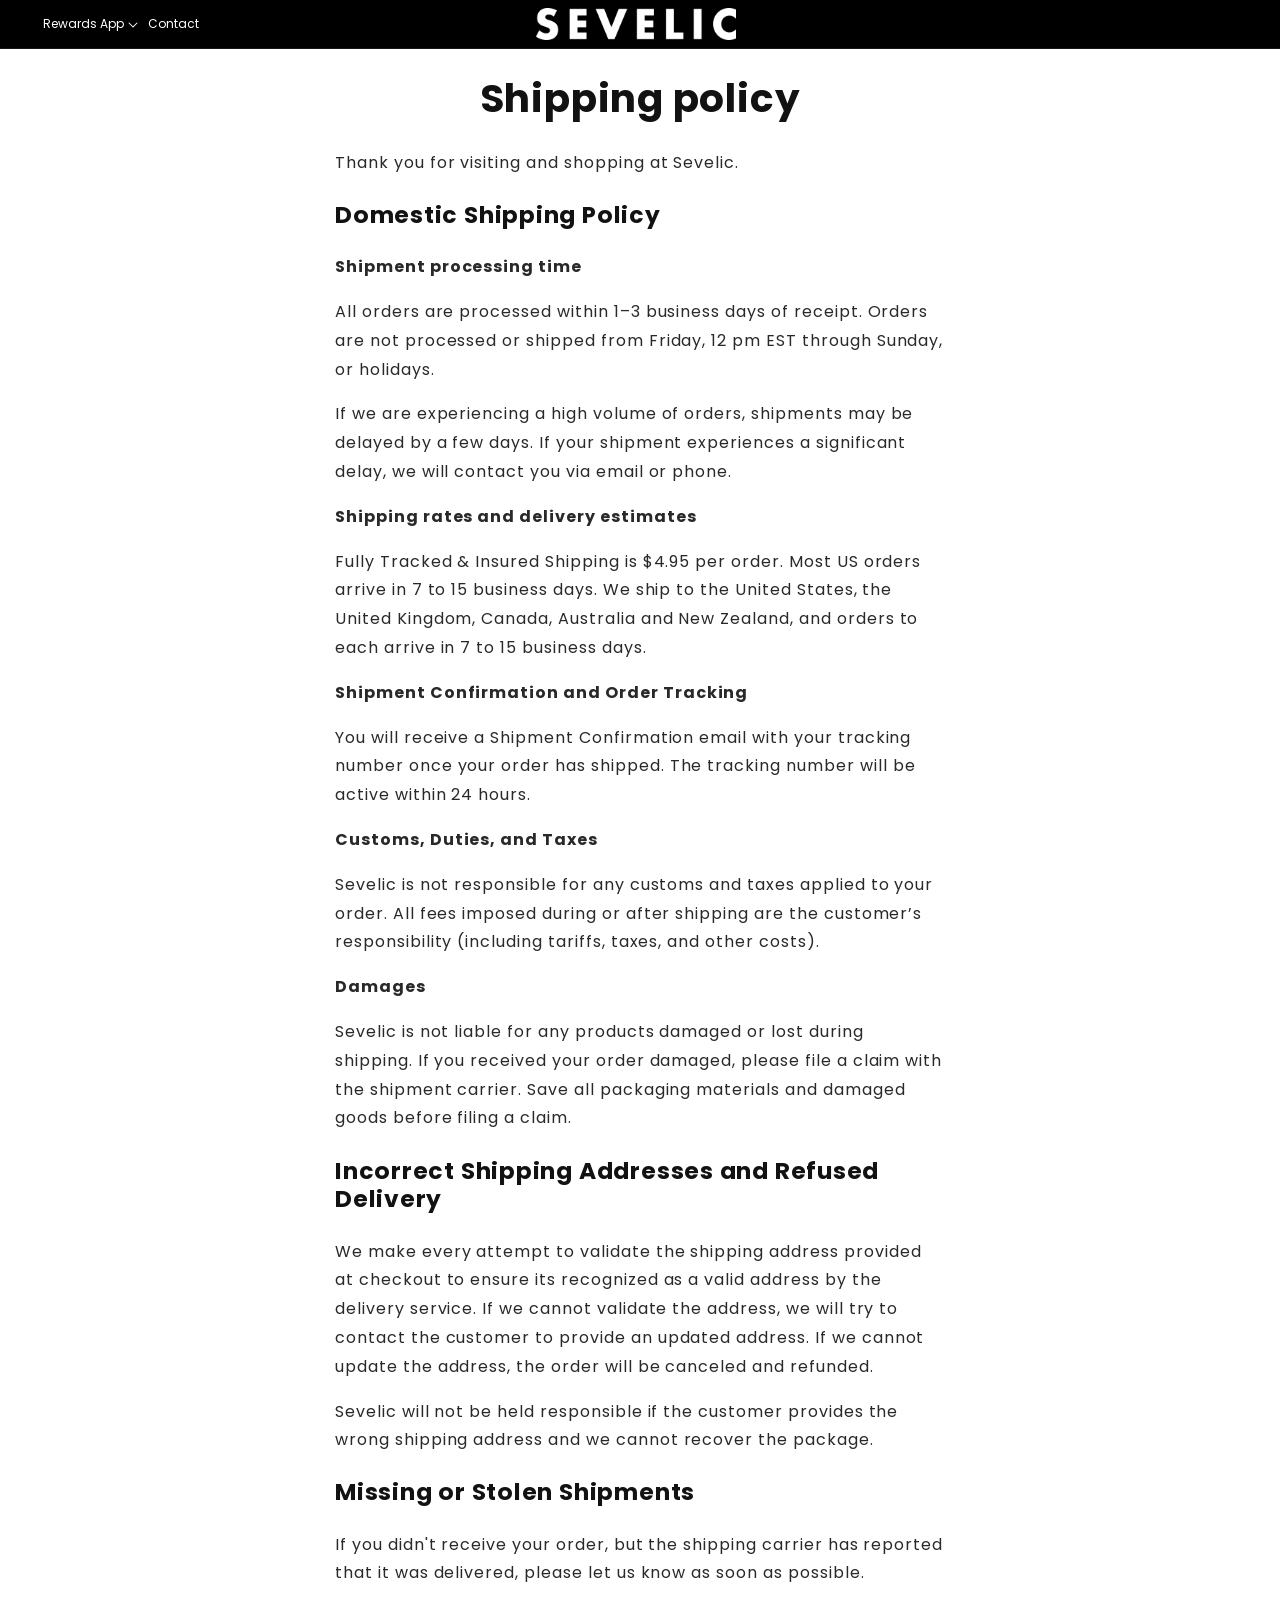
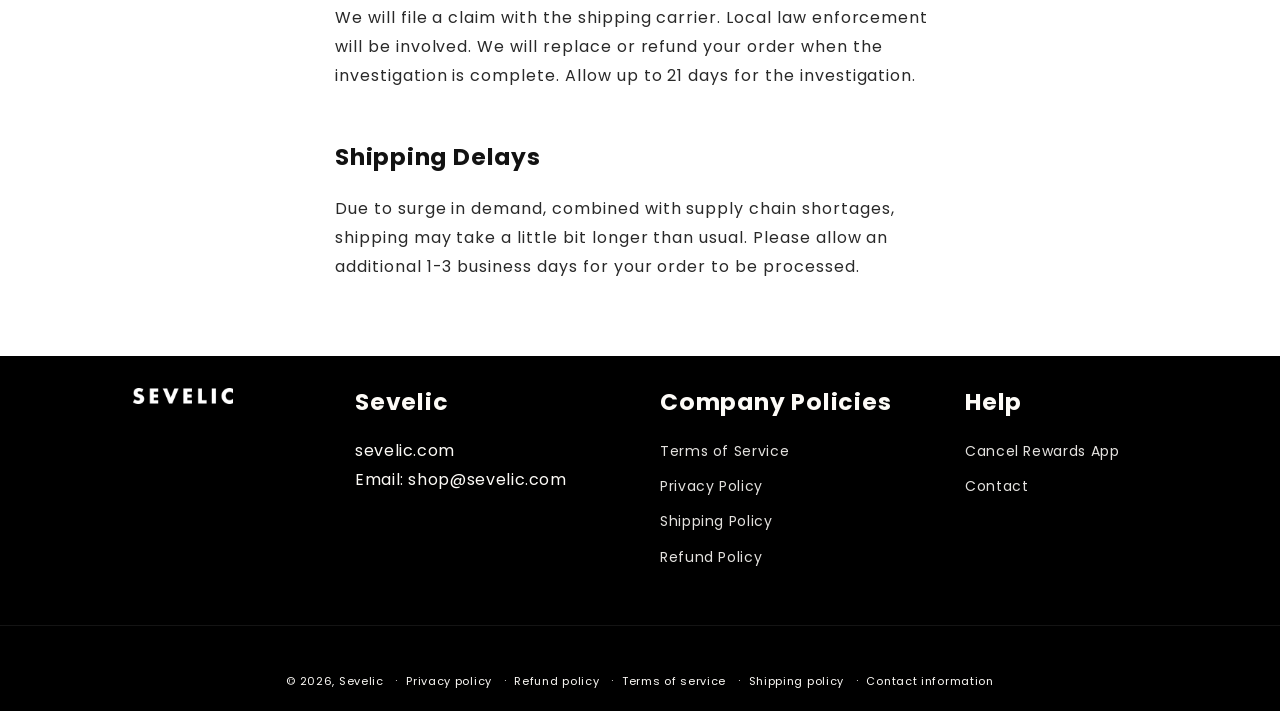
<file: policies/shipping-policy/index.html>
<!DOCTYPE html>
<html class="js" lang="en"><head><meta charset="utf-8"/><meta content="width=device-width, initial-scale=1" name="viewport"/><link data-precedence="default" href="/css/pol_shipping.css" rel="stylesheet"/><title>Shipping policy – Sevelic</title><meta content="noindex,follow" name="robots"/><meta content="https://sevelic.com/policies/shipping-policy" property="og:url"/><meta content="Sevelic" property="og:site_name"/><meta content="Sevelic shipping policy." name="description"/><meta content="Shipping policy – Sevelic" property="og:title"/><meta content="Sevelic shipping policy." property="og:description"/><meta content="website" property="og:type"/><meta content="light" name="color-scheme"/><link href="https://sevelic.com/policies/shipping-policy" rel="canonical"/><link href="/os/brand/favicon.png" rel="icon" sizes="192x192" type="image/png"/><link href="/os/brand/favicon.png" rel="apple-touch-icon" sizes="192x192"/><style>@media (max-width:999px){html:not([data-rdy]) .lz{display:none!important}}</style></head><body><!--$--><div class="gradient link-btns--glow action-btns--glow" style="--header-height:97px;--screen-height:900px"><a class="skip-to-content-link button visually-hidden" href="/">
      Skip to content
    </a>
<div class="shopify-section shopify-section-group-header-group section-header" id="shopify-section-sections--19456415957045__header">
<svg class="hidden" xmlns="http://www.w3.org/2000/svg">
<symbol fill="none" id="icon-search" viewbox="0 0 18 19">
<path clip-rule="evenodd" d="M11.03 11.68A5.784 5.784 0 112.85 3.5a5.784 5.784 0 018.18 8.18zm.26 1.12a6.78 6.78 0 11.72-.7l5.4 5.4a.5.5 0 11-.71.7l-5.41-5.4z" fill="currentColor" fill-rule="evenodd"></path>
</symbol>
<symbol class="icon icon-close" fill="none" id="icon-reset" stroke="currentColor" viewbox="0 0 18 18">
<circle cx="9" cy="9" r="8.5" stroke-opacity="0.2"></circle>
<path d="M6.82972 6.82915L1.17193 1.17097" stroke-linecap="round" stroke-linejoin="round" transform="translate(5 5)"></path>
<path d="M1.22896 6.88502L6.77288 1.11523" stroke-linecap="round" stroke-linejoin="round" transform="translate(5 5)"></path>
</symbol>
<symbol class="icon icon-close" fill="none" id="icon-close" viewbox="0 0 18 17">
<path d="M.865 15.978a.5.5 0 00.707.707l7.433-7.431 7.579 7.282a.501.501 0 00.846-.37.5.5 0 00-.153-.351L9.712 8.546l7.417-7.416a.5.5 0 10-.707-.708L8.991 7.853 1.413.573a.5.5 0 10-.693.72l7.563 7.268-7.418 7.417z" fill="currentColor">
</path></symbol>
</svg>
<style>.section-header .header-wrapper,.section-header .menu-drawer,.section-header .menu-drawer__submenu,.section-header .header__submenu{--color-foreground:255,255,255;--color-background:0,0,0;--gradient-background:#000000;background:#000000;color:#fff}.section-header .header__menu-item,.section-header .header__icon,.section-header .menu-drawer__menu-item,.section-header .menu-drawer__close-button,.section-header .menu-drawer__title{color:#fff}.section-header .header__heading-logo{filter:brightness(0) invert(1)}.section-header .header__submenu{border-color:rgba(255,255,255,.18);width:max-content;min-width:20rem}.section-header .header__inline-menu .header__menu-item{white-space:nowrap}@media (min-width:1200px){.section-header .header__inline-menu .list-menu--inline{flex-wrap:nowrap}.section-header .header .header__heading-link{max-width:21rem}.section-header .header__inline-menu .header__menu-item--main{padding-left:.5rem;padding-right:.5rem;font-size:1.2rem;letter-spacing:0}.section-header .header__inline-menu details>.header__menu-item--main{padding-right:1.9rem}.section-header .header__inline-menu details>.header__menu-item--main .icon-caret{right:.5rem}}@media (min-width:1366px){.section-header .header__inline-menu .header__menu-item--main{padding-left:.7rem;padding-right:.7rem;font-size:1.3rem;letter-spacing:.02rem}.section-header .header__inline-menu details>.header__menu-item--main{padding-right:2.2rem}.section-header .header__inline-menu details>.header__menu-item--main .icon-caret{right:.6rem}}@media (min-width:1440px){.section-header .header__inline-menu .header__menu-item--main{padding-left:.75rem;padding-right:.75rem;font-size:1.35rem;letter-spacing:.03rem}.section-header .header__inline-menu details>.header__menu-item--main{padding-right:2.3rem}}</style><sticky-header class="header-wrapper color-background-1 gradient header-wrapper--border-bottom" data-sticky-type="on-scroll-up">
<header class="header header--middle-center header--mobile-center page-width header--has-menu"><header-drawer data-breakpoint="tablet" data-desktop-type="dropdown">
<details class="menu-drawer-container" id="Details-menu-drawer-container">
<summary aria-controls="menu-drawer" aria-expanded="false" aria-label="Menu" class="header__icon header__icon--menu header__icon--summary link focus-inset" role="button">
<span>
<svg aria-hidden="true" class="icon icon-hamburger" fill="none" focusable="false" viewbox="0 0 18 16" xmlns="http://www.w3.org/2000/svg">
<path d="M1 .5a.5.5 0 100 1h15.71a.5.5 0 000-1H1zM.5 8a.5.5 0 01.5-.5h15.71a.5.5 0 010 1H1A.5.5 0 01.5 8zm0 7a.5.5 0 01.5-.5h15.71a.5.5 0 010 1H1a.5.5 0 01-.5-.5z" fill="currentColor">
</path></svg>
<svg aria-hidden="true" class="icon icon-close" fill="none" focusable="false" viewbox="0 0 18 17" xmlns="http://www.w3.org/2000/svg">
<path d="M.865 15.978a.5.5 0 00.707.707l7.433-7.431 7.579 7.282a.501.501 0 00.846-.37.5.5 0 00-.153-.351L9.712 8.546l7.417-7.416a.5.5 0 10-.707-.708L8.991 7.853 1.413.573a.5.5 0 10-.693.72l7.563 7.268-7.418 7.417z" fill="currentColor">
</path></svg>
</span>
</summary>
<div class="gradient menu-drawer motion-reduce color-background-1" id="menu-drawer" tabindex="-1">
<div class="menu-drawer__inner-container">
<div class="menu-drawer__mobile-content menu-drawer__title-and-close-btn">
<h3 class="menu-drawer__title">Menu</h3>
<button class="menu-drawer__close-btn menu-drawer__close-menu-btn header__icon header__icon--menu header__icon--summary link focus-inset">
<svg aria-hidden="true" class="icon icon-close" fill="none" focusable="false" viewbox="0 0 18 17" xmlns="http://www.w3.org/2000/svg">
<path d="M.865 15.978a.5.5 0 00.707.707l7.433-7.431 7.579 7.282a.501.501 0 00.846-.37.5.5 0 00-.153-.351L9.712 8.546l7.417-7.416a.5.5 0 10-.707-.708L8.991 7.853 1.413.573a.5.5 0 10-.693.72l7.563 7.268-7.418 7.417z" fill="currentColor">
</path></svg>
</button>
</div>
<div class="menu-drawer__navigation-container">
<nav class="menu-drawer__navigation">
<ul class="menu-drawer__menu has-submenu list-menu" role="list"><li class="lz"><details id="Details-menu-drawer-menu-item-3"><summary class="menu-drawer__menu-item list-menu__item link link--text focus-inset">Rewards App<svg aria-hidden="true" class="icon icon-arrow" fill="none" focusable="false" viewbox="0 0 14 10" xmlns="http://www.w3.org/2000/svg"><path clip-rule="evenodd" d="M8.537.808a.5.5 0 01.817-.162l4 4a.5.5 0 010 .708l-4 4a.5.5 0 11-.708-.708L11.793 5.5H1a.5.5 0 010-1h10.793L8.646 1.354a.5.5 0 01-.109-.546z" fill="currentColor" fill-rule="evenodd"></path></svg><svg aria-hidden="true" class="icon icon-caret" focusable="false" viewbox="0 0 10 6"><path clip-rule="evenodd" d="M9.354.646a.5.5 0 00-.708 0L5 4.293 1.354.646a.5.5 0 00-.708.708l4 4a.5.5 0 00.708 0l4-4a.5.5 0 000-.708z" fill="currentColor" fill-rule="evenodd"></path></svg></summary><div class="menu-drawer__submenu has-submenu gradient motion-reduce" id="link-rewards-app" tabindex="-1"><div class="menu-drawer__inner-submenu"><button aria-expanded="true" class="menu-drawer__close-button link link--text focus-inset"><svg aria-hidden="true" class="icon icon-arrow" fill="none" focusable="false" viewbox="0 0 14 10" xmlns="http://www.w3.org/2000/svg"><path clip-rule="evenodd" d="M8.537.808a.5.5 0 01.817-.162l4 4a.5.5 0 010 .708l-4 4a.5.5 0 11-.708-.708L11.793 5.5H1a.5.5 0 010-1h10.793L8.646 1.354a.5.5 0 01-.109-.546z" fill="currentColor" fill-rule="evenodd"></path></svg>Rewards App</button><ul class="menu-drawer__menu list-menu" role="list" tabindex="-1"><li><a class="menu-drawer__menu-item link link--text list-menu__item focus-inset" href="mailto:shop@sevelic.com?subject=Cancel%20Rewards%20App">Cancel Rewards App</a></li></ul></div></div></details></li><li><a class="menu-drawer__menu-item list-menu__item link link--text focus-inset" href="/">Contact</a></li></ul>
</nav>
<div class="menu-drawer__utility-links"><ul class="list list-social list-unstyled" role="list"></ul>
</div>
</div>
</div>
</div>
</details>
</header-drawer>
<nav class="header__inline-menu">
<ul class="list-menu list-menu--inline" role="list"><li class="lz"><header-menu><details id="Details-HeaderMenu-3"><summary class="header__menu-item header__menu-item--main list-menu__item link focus-inset"><span>Rewards App</span><svg aria-hidden="true" class="icon icon-caret" focusable="false" viewbox="0 0 10 6"><path clip-rule="evenodd" d="M9.354.646a.5.5 0 00-.708 0L5 4.293 1.354.646a.5.5 0 00-.708.708l4 4a.5.5 0 00.708 0l4-4a.5.5 0 000-.708z" fill="currentColor" fill-rule="evenodd"></path></svg></summary><ul class="header__submenu list-menu list-menu--disclosure gradient caption-large motion-reduce global-settings-popup" id="HeaderMenu-MenuList-3" role="list" tabindex="-1"><li><a class="header__menu-item list-menu__item link link--text focus-inset caption-large" href="mailto:shop@sevelic.com?subject=Cancel%20Rewards%20App">Cancel Rewards App</a></li></ul></details></header-menu></li><li><a class="header__menu-item header__menu-item--main list-menu__item link link--text focus-inset" href="/"><span>Contact</span></a></li></ul>
</nav>
<a class="header__heading-link link link--text focus-inset media media--transparent ratio" href="/" style="--ratio-percent: 15.87%"><img alt="Sevelic" class="header__heading-logo header__heading-logo--main" height="31" src="/os/brand/sevelic-wordmark.png" width="200"/>
</a><div class="header__icons">

</div>
</header>
</sticky-header>
</div>
<main class="content-for-layout focus-none" id="MainContent" role="main" tabindex="-1">
<div class="shopify-policy__container">
<div class="shopify-policy__title">
<h1>Shipping policy</h1>
</div>
<div class="shopify-policy__body">
<div class="rte">
<p><span style="font-weight:400;">Thank you for visiting and shopping at<span> Sevelic</span>.</span></p>
<h3><b>Domestic Shipping Policy</b></h3>
<p><b>Shipment processing time</b></p>
<p><span style="font-weight:400;">All orders are processed within 1–3 business days of receipt. Orders are not processed or shipped from Friday, 12 pm EST through Sunday, or holidays.</span></p>
<p><span style="font-weight:400;">If we are experiencing a high volume of orders, shipments may be delayed by a few days. If your shipment experiences a significant delay, we will contact you via email or phone.</span></p>
<p><b>Shipping rates and delivery estimates</b></p>
<p><span style="font-weight:400;">Fully Tracked &amp; Insured Shipping is $4.95 per order. Most US orders arrive in 7 to 15 business days. We ship to the United States, the United Kingdom, Canada, Australia and New Zealand, and orders to each arrive in 7 to 15 business days.</span></p>
<p><b>Shipment Confirmation and Order Tracking</b></p>
<p><span style="font-weight:400;">You will receive a Shipment Confirmation email with your tracking number once your order has shipped. The tracking number will be active within 24 hours.</span></p>
<p><b>Customs, Duties, and Taxes</b></p>
<p><span style="font-weight:400;"><span>Sevelic </span>is not responsible for any customs and taxes applied to your order. All fees imposed during or after shipping are the customer’s responsibility (including tariffs, taxes, and other costs).</span></p>
<p><b>Damages</b></p>
<p><span style="font-weight:400;"><span>Sevelic </span>is not liable for any products damaged or lost during shipping. If you received your order damaged, please file a claim with the shipment carrier. Save all packaging materials and damaged goods before filing a claim.</span><b></b></p>
<h3><b>Incorrect Shipping Addresses and Refused Delivery</b></h3>
<p><span style="font-weight:400;">We make every attempt to validate the shipping address provided at checkout to ensure its recognized as a valid address by the delivery service. If we cannot validate the address, we will try to contact the customer to provide an updated address. If we cannot update the address, the order will be canceled and refunded.</span></p>
<p><span style="font-weight:400;">Sevelic will not be held responsible if the customer provides the wrong shipping address and we cannot recover the package.</span></p>
<h3><b>Missing or Stolen Shipments</b></h3>
<p><span style="font-weight:400;">If you didn't receive your order, but the shipping carrier has reported that it was delivered, please let us know as soon as possible.</span></p>
<p><span style="font-weight:400;">We will file a claim with the shipping carrier. Local law enforcement will be involved. We will replace or refund your order when the investigation is complete. Allow up to 21 days for the investigation.</span></p>
<h3><span style="font-weight:400;"><br/><strong>Shipping Delays</strong></span></h3>
<p>Due to surge in demand, combined with supply chain shortages, shipping may take a little bit longer than usual. Please allow an additional 1-3 business days for your order to be processed. </p>
<p> </p>
</div>
</div>
</div>
</main>
<div class="shopify-section shopify-section-group-footer-group" id="shopify-section-sections--19456415924277__footer">
<footer class="footer sevelic-store-footer">
<style>
.sevelic-store-footer {
  --color-foreground: 253, 251, 247;
  --color-background: 0, 0, 0;
  --grid-desktop-horizontal-spacing: 40px;
  --grid-mobile-horizontal-spacing: 20px;
  --font-heading-scale: 1.3;
  margin: 0;
  padding: 0 0 20px;
  background: #000000;
  color: #fdfbf7;
  font-family: Poppins, sans-serif;
  font-size: 16px;
  font-style: normal;
  font-weight: 400;
  line-height: 1.8;
  letter-spacing: .04em;
}
.sevelic-store-footer .store-footer-main { padding-top: 32px; border-bottom: 1px solid rgba(253,251,247,.08); }
.sevelic-store-footer .page-width { max-width: 1400px; margin: 0 auto; padding-left: 50px; padding-right: 50px; }
.sevelic-store-footer .footer-block__heading { color: #fdfbf7; font-family: Poppins, sans-serif; font-weight: 700; }
.sevelic-store-footer .rte a,
.sevelic-store-footer .rte a:visited,
.sevelic-store-footer .rte a:hover { color: #fdfbf7; }
.sevelic-store-footer .footer-block__image-wrapper { max-width: min(100%, 100px); border: 0; border-radius: 0; }
.sevelic-store-footer .footer-block__image-wrapper img { width: 100%; height: auto; border-radius: 0; filter: brightness(0) invert(1); }
.sevelic-store-footer .footer__content-bottom { border-top: 0; }
@media screen and (max-width: 749px) {
  .sevelic-store-footer { padding-bottom: 15px; font-size: 15px; }
  .sevelic-store-footer .store-footer-main { padding-top: 24px; }
  .sevelic-store-footer .page-width { padding-left: 15px; padding-right: 15px; }
}
</style>
<div class="store-footer-main">
<div class="footer__content-top page-width"><div class="footer__blocks-wrapper grid">
<div class="footer-block grid__item footer-block--desktop-3 footer-block--mobile-2">
<div class="footer-block__details-content footer-block-image center"><div class="footer-block__image-wrapper global-media-settings">
<img alt="Sevelic" height="176" loading="lazy" src="/os/brand/sevelic-wordmark.png" width="1109"/>
</div></div>
</div>
<div class="footer-block grid__item footer-block--desktop-3 footer-block--mobile-2">
<h2 class="footer-block__heading">Sevelic</h2>
<div class="footer-block__details-content rte"><p><a href="https://sevelic.com">sevelic.com</a><br/>Email: shop@sevelic.com</p></div>
</div>
<div class="footer-block grid__item footer-block--menu footer-block--desktop-3 footer-block--mobile-2">
<h2 class="footer-block__heading">Company Policies</h2>
<ul class="footer-block__details-content list-unstyled">
<li><a class="link link--text list-menu__item list-menu__item--link" href="/policies/terms-of-service">Terms of Service</a></li>
<li><a class="link link--text list-menu__item list-menu__item--link" href="/policies/privacy-policy">Privacy Policy</a></li>
<li><a class="link link--text list-menu__item list-menu__item--link" href="/policies/shipping-policy">Shipping Policy</a></li>
<li><a class="link link--text list-menu__item list-menu__item--link" href="/policies/refund-policy">Refund Policy</a></li>

</ul>
</div>
<div class="footer-block grid__item footer-block--menu footer-block--desktop-3 footer-block--mobile-2">
<h2 class="footer-block__heading">Help</h2>
<ul class="footer-block__details-content list-unstyled">
<li class="lz"><a class="link link--text list-menu__item list-menu__item--link" href="mailto:shop@sevelic.com?subject=Cancel%20Rewards%20App">Cancel Rewards App</a></li>

<li><a class="link link--text list-menu__item list-menu__item--link" href="/">Contact</a></li>

</ul>
</div>
</div></div>
</div>
<div class="footer__content-bottom">
<div class="footer__content-bottom-wrapper page-width"><div class="footer__column footer__localization isolate"></div><div class="footer__column footer__column--info"></div></div>
<div class="footer__content-bottom-wrapper page-width"><div class="footer__copyright caption">
<small class="copyright__content">© 2026, <a href="/">Sevelic</a></small>
<ul class="policies list-unstyled">
<li><small class="copyright__content"><a href="/policies/privacy-policy">Privacy policy</a></small></li>
<li><small class="copyright__content"><a href="/policies/refund-policy">Refund policy</a></small></li>
<li><small class="copyright__content"><a href="/policies/terms-of-service">Terms of service</a></small></li>
<li><small class="copyright__content"><a href="/policies/shipping-policy">Shipping policy</a></small></li>
<li><small class="copyright__content"><a href="/policies/contact-information">Contact information</a></small></li>
</ul>
</div></div>
</div>
</footer>
</div>
<ul hidden="">
<li id="a11y-refresh-page-message">Choosing a selection results in a full page refresh.</li>
<li id="a11y-new-window-message">Opens in a new window.</li>
</ul>
<div class="shopify-block shopify-app-block" id="shopify-block-ANGtrVkhGc2dNU1FHT__1143683040400472741">
</div><div class="shopify-block shopify-app-block" id="shopify-block-AbmR4ZVhWZXJvS2NJQ__2786716548061469553">
</div><div class="shopify-block shopify-app-block" id="shopify-block-Aa3VDWldqR2hLcjJYa__17931597366502870179">
</div>
<style>main .rte a,main .rte span{overflow-wrap:anywhere}@media (min-width:750px) and (max-width:989px){.card__heading,.card__heading a{font-size:1.25rem;letter-spacing:0;word-break:normal;overflow-wrap:normal}.icon-with-text .h4{font-size:1.15rem;letter-spacing:0;word-break:normal;overflow-wrap:normal}}@media (min-width:990px) and (max-width:1199px){.header__inline-menu .header__menu-item{padding-left:.7rem;padding-right:.7rem;font-size:1.25rem;letter-spacing:.02em;white-space:nowrap}}</style></div><!--/$--></body></html>
</file>
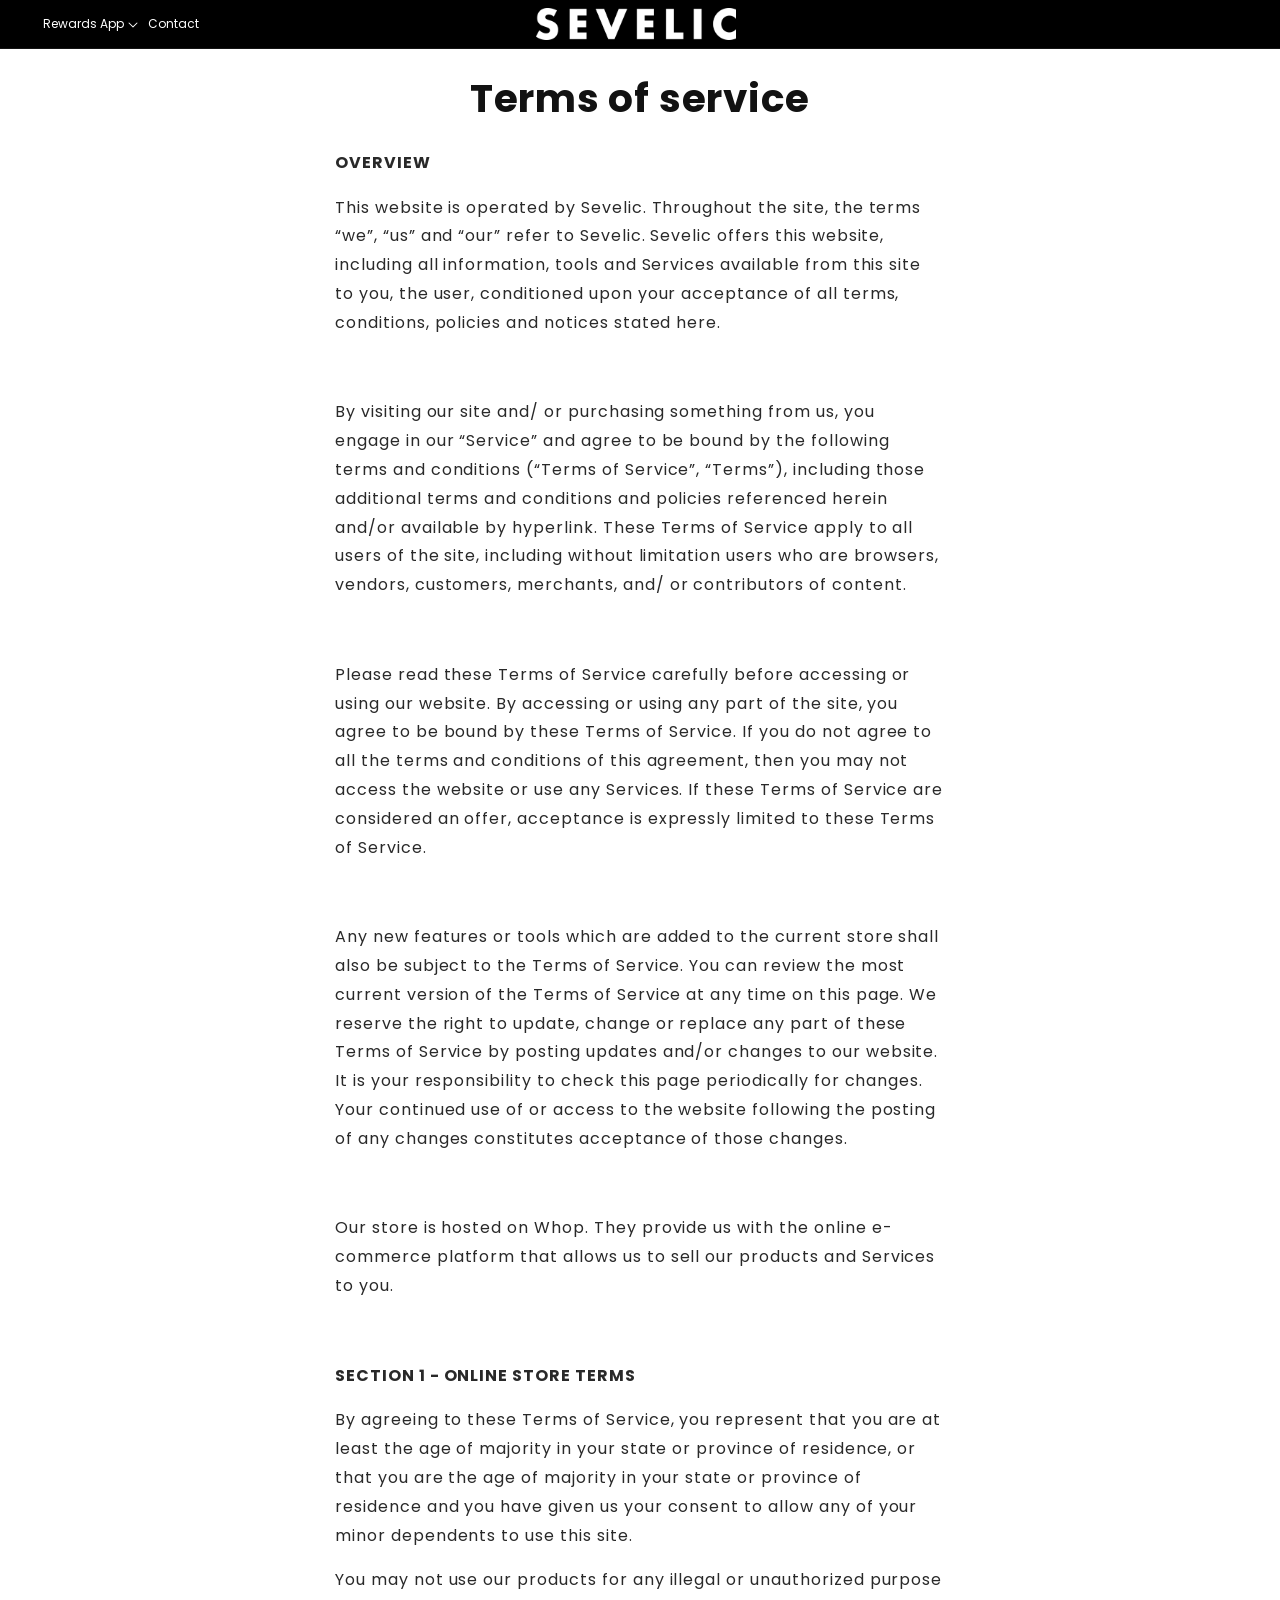
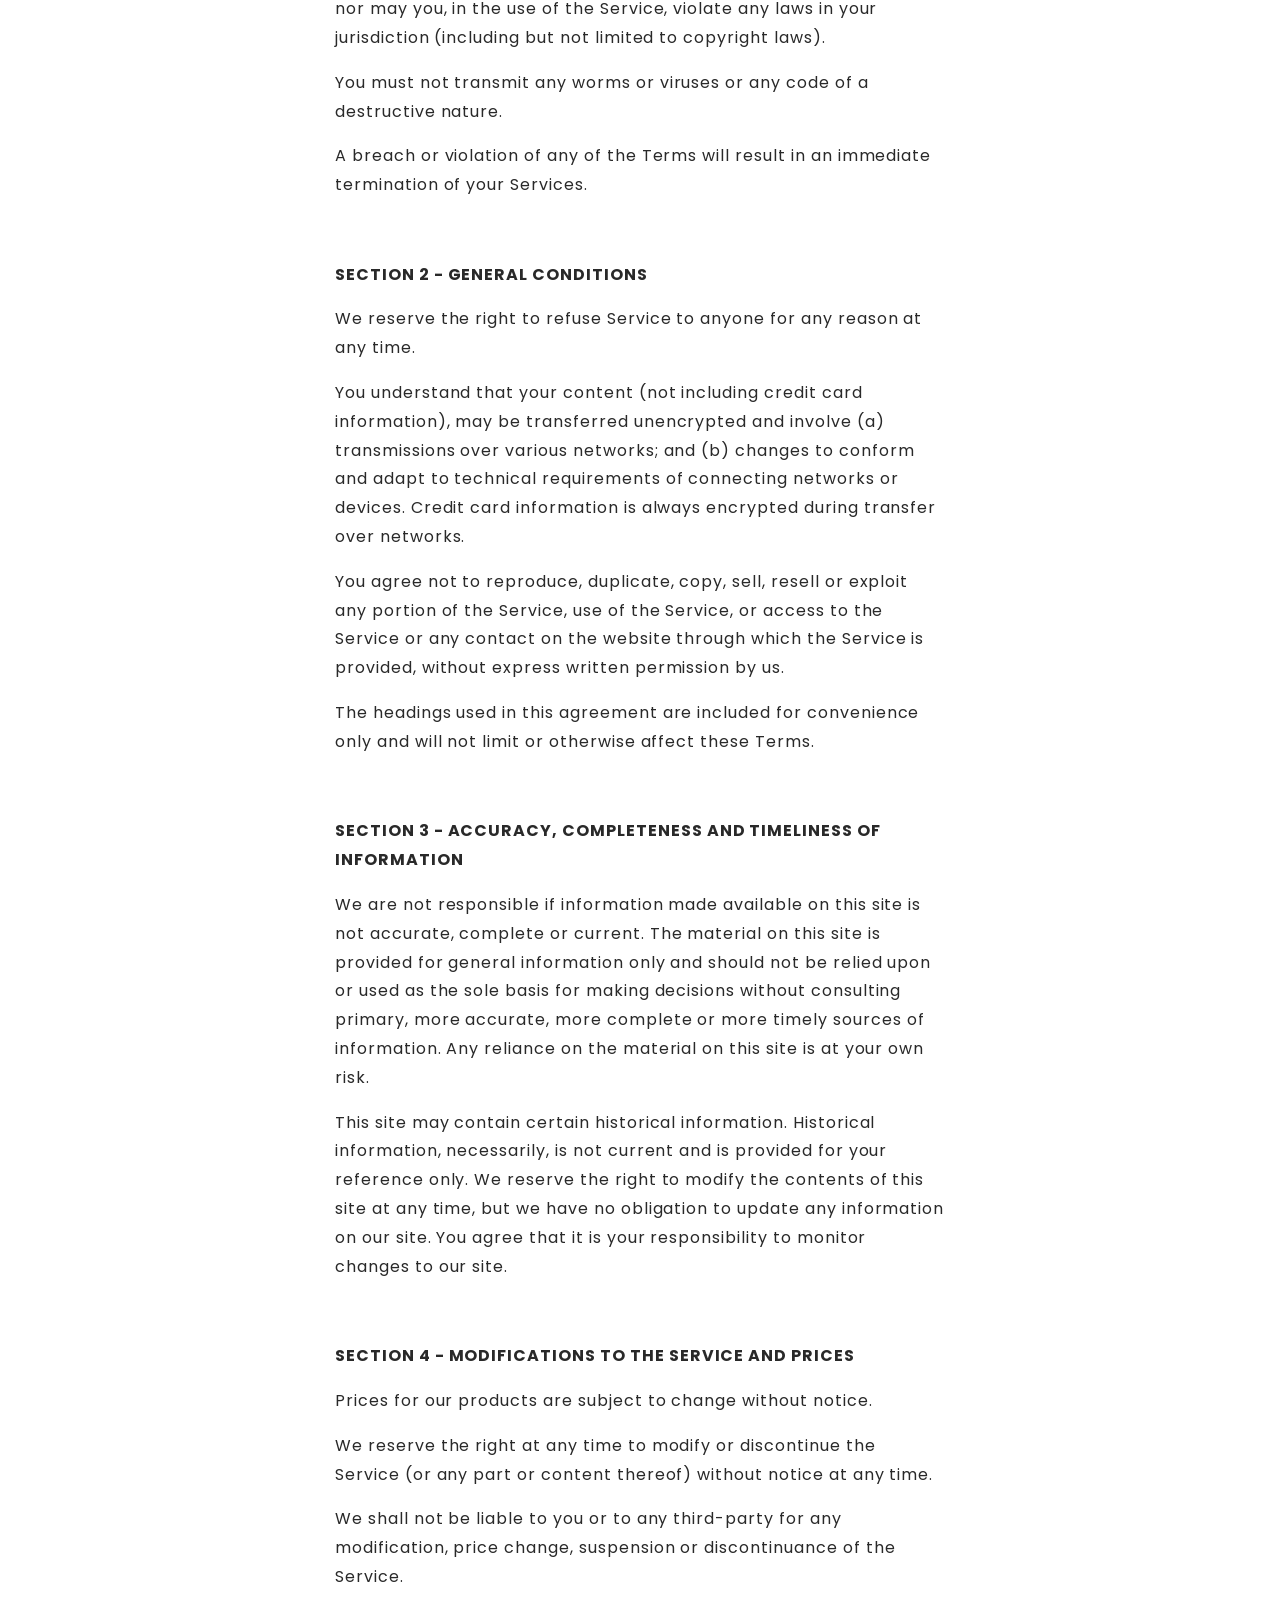
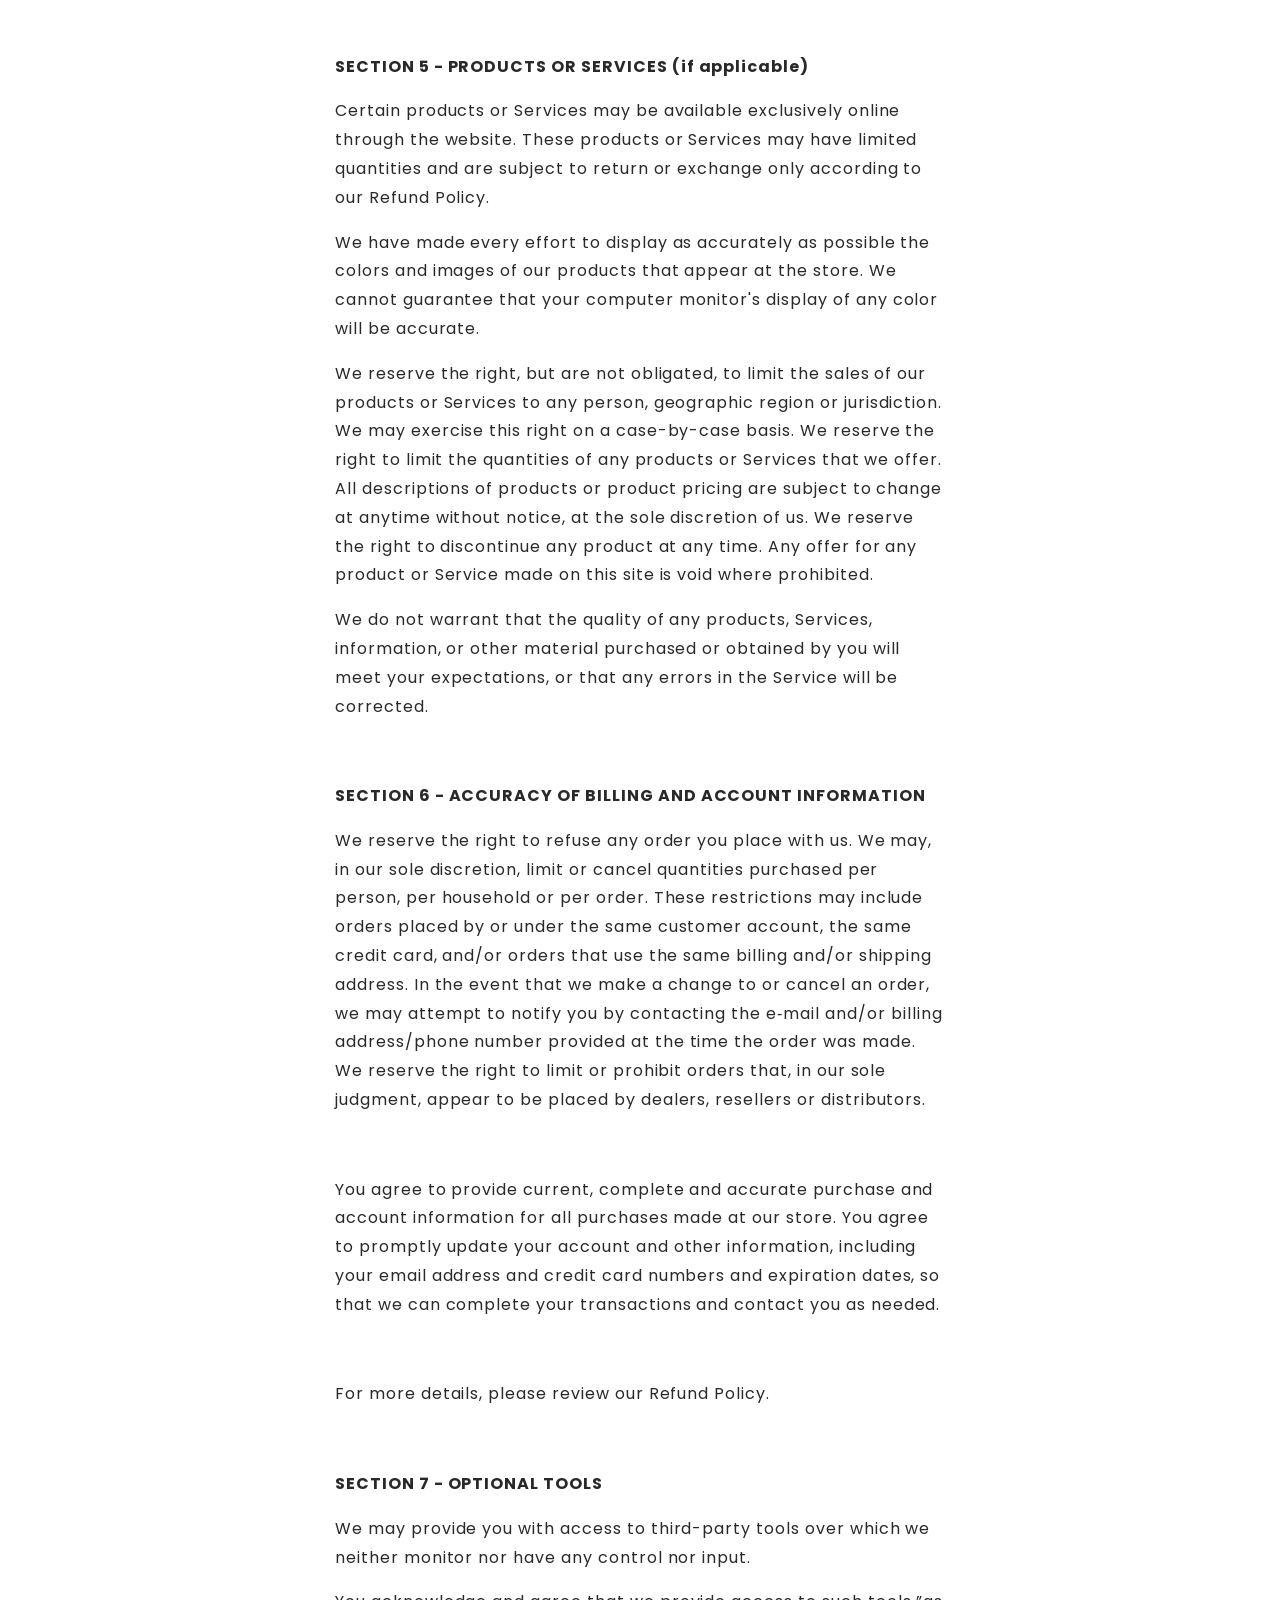
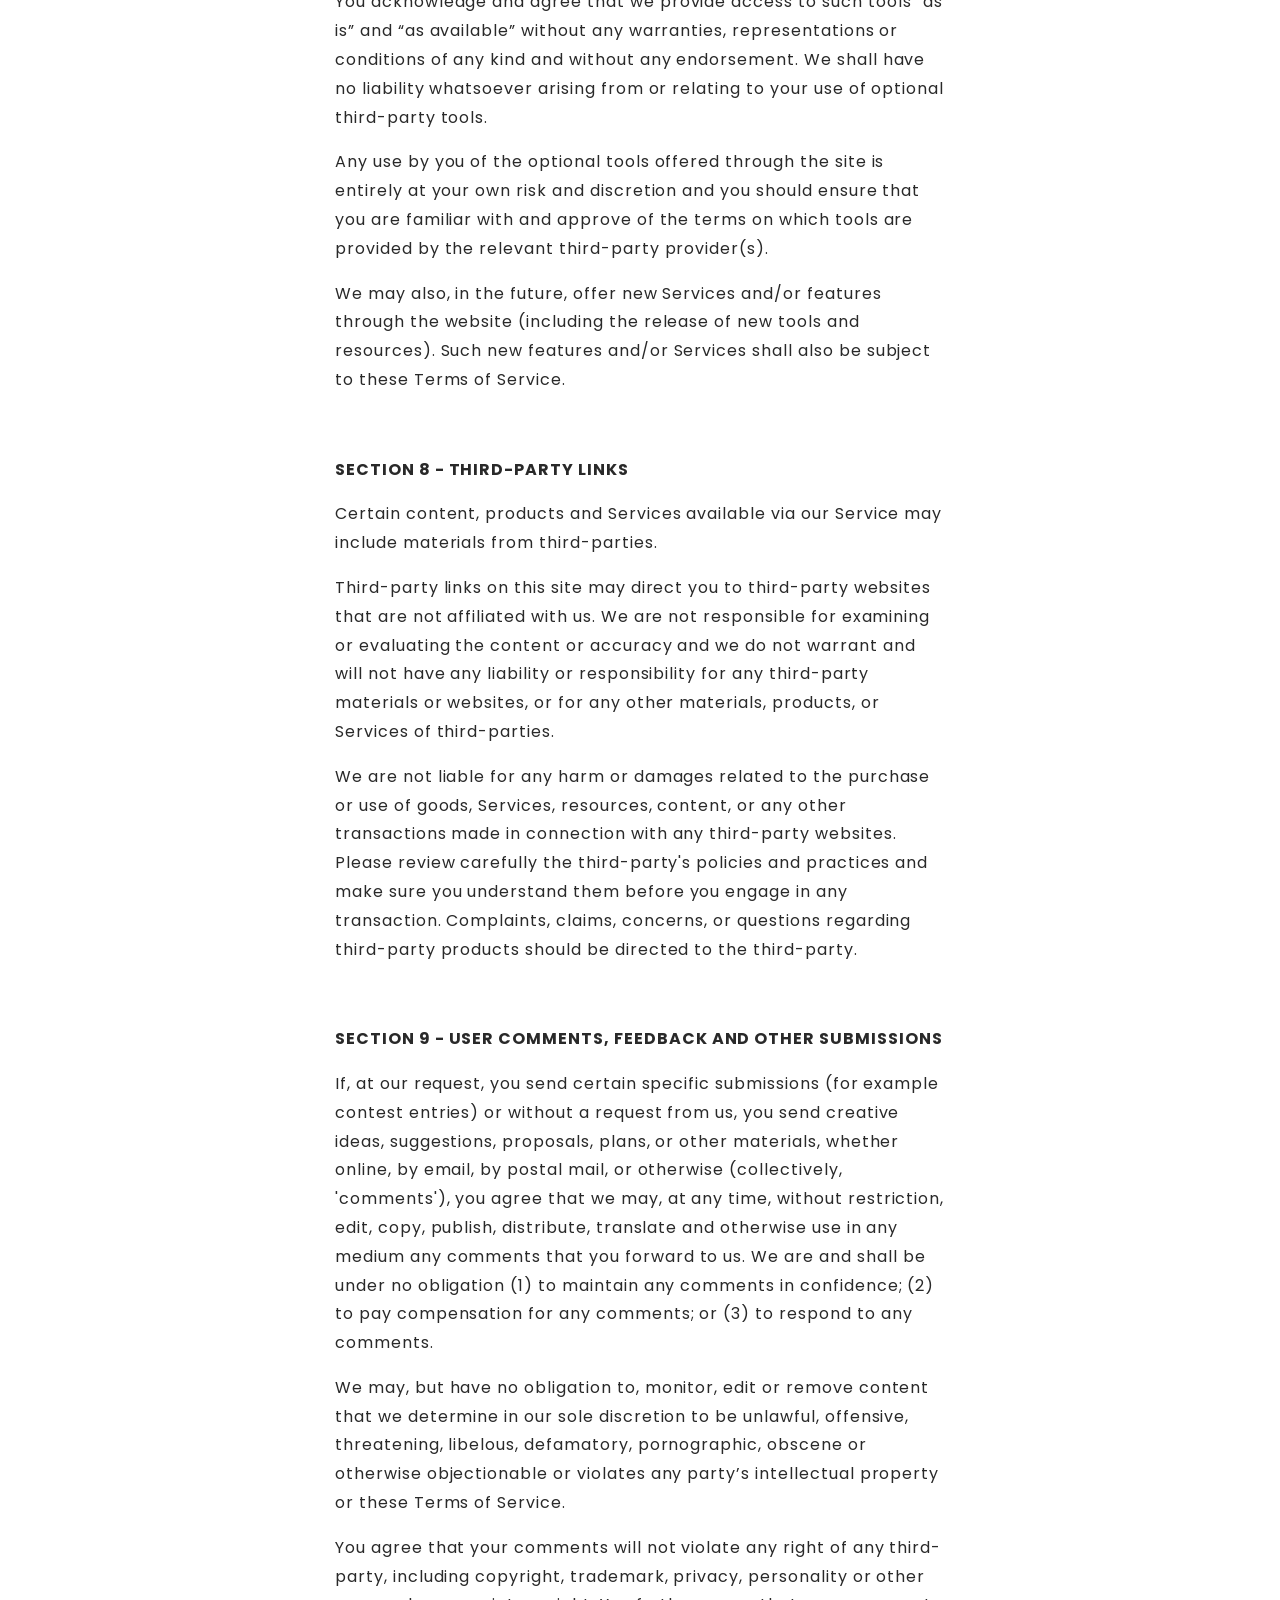
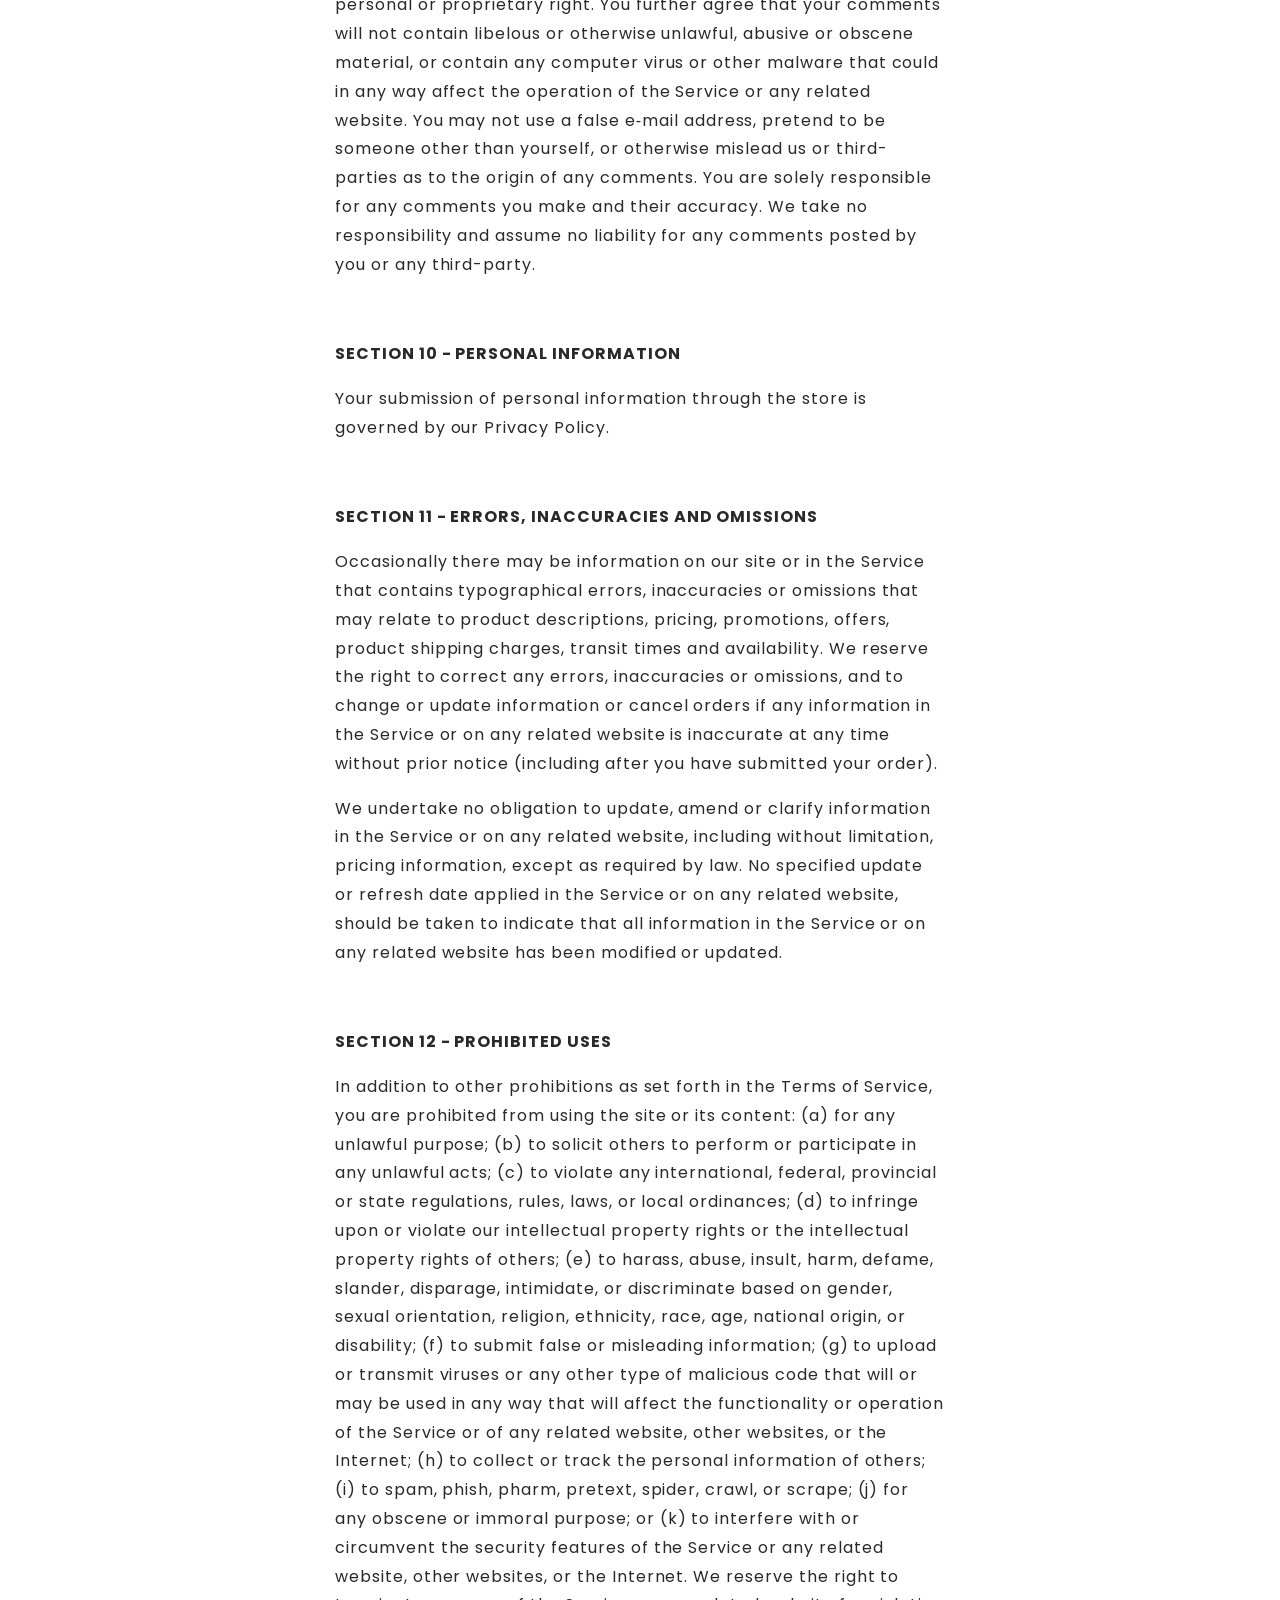
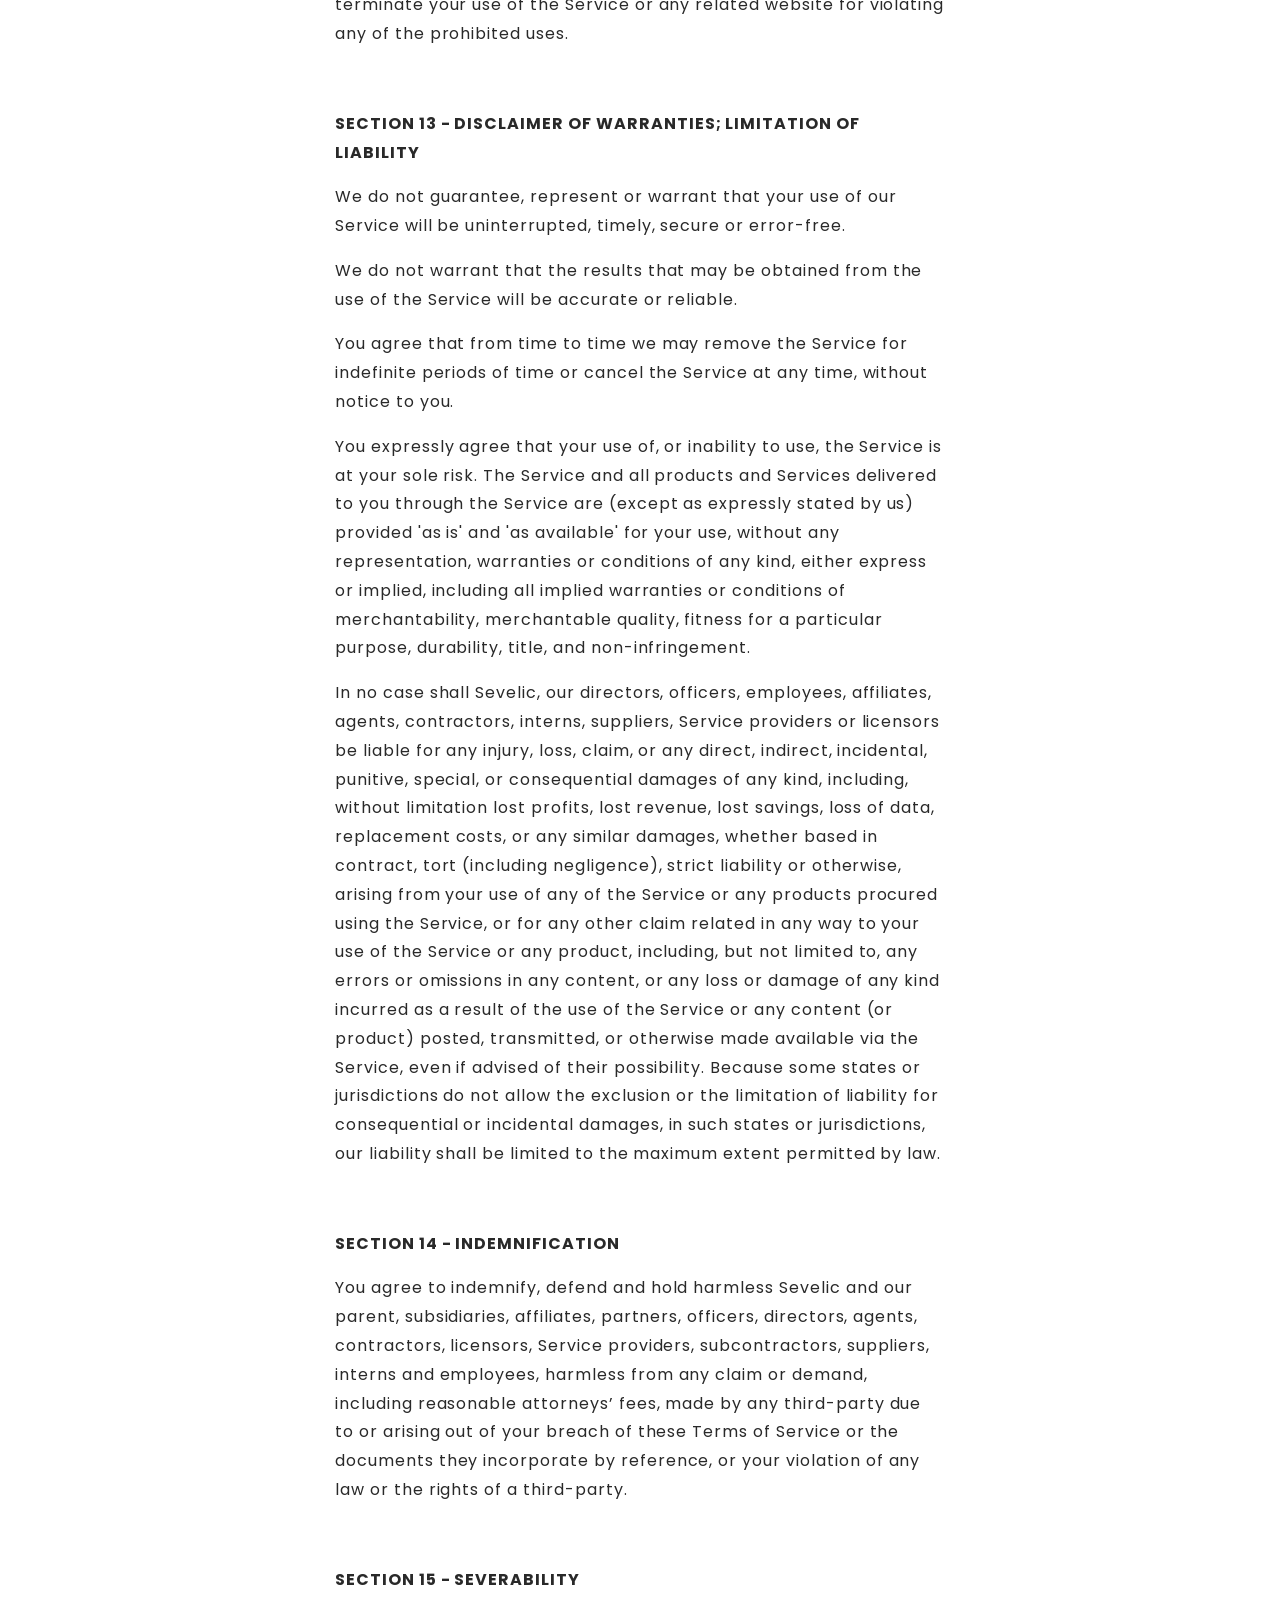
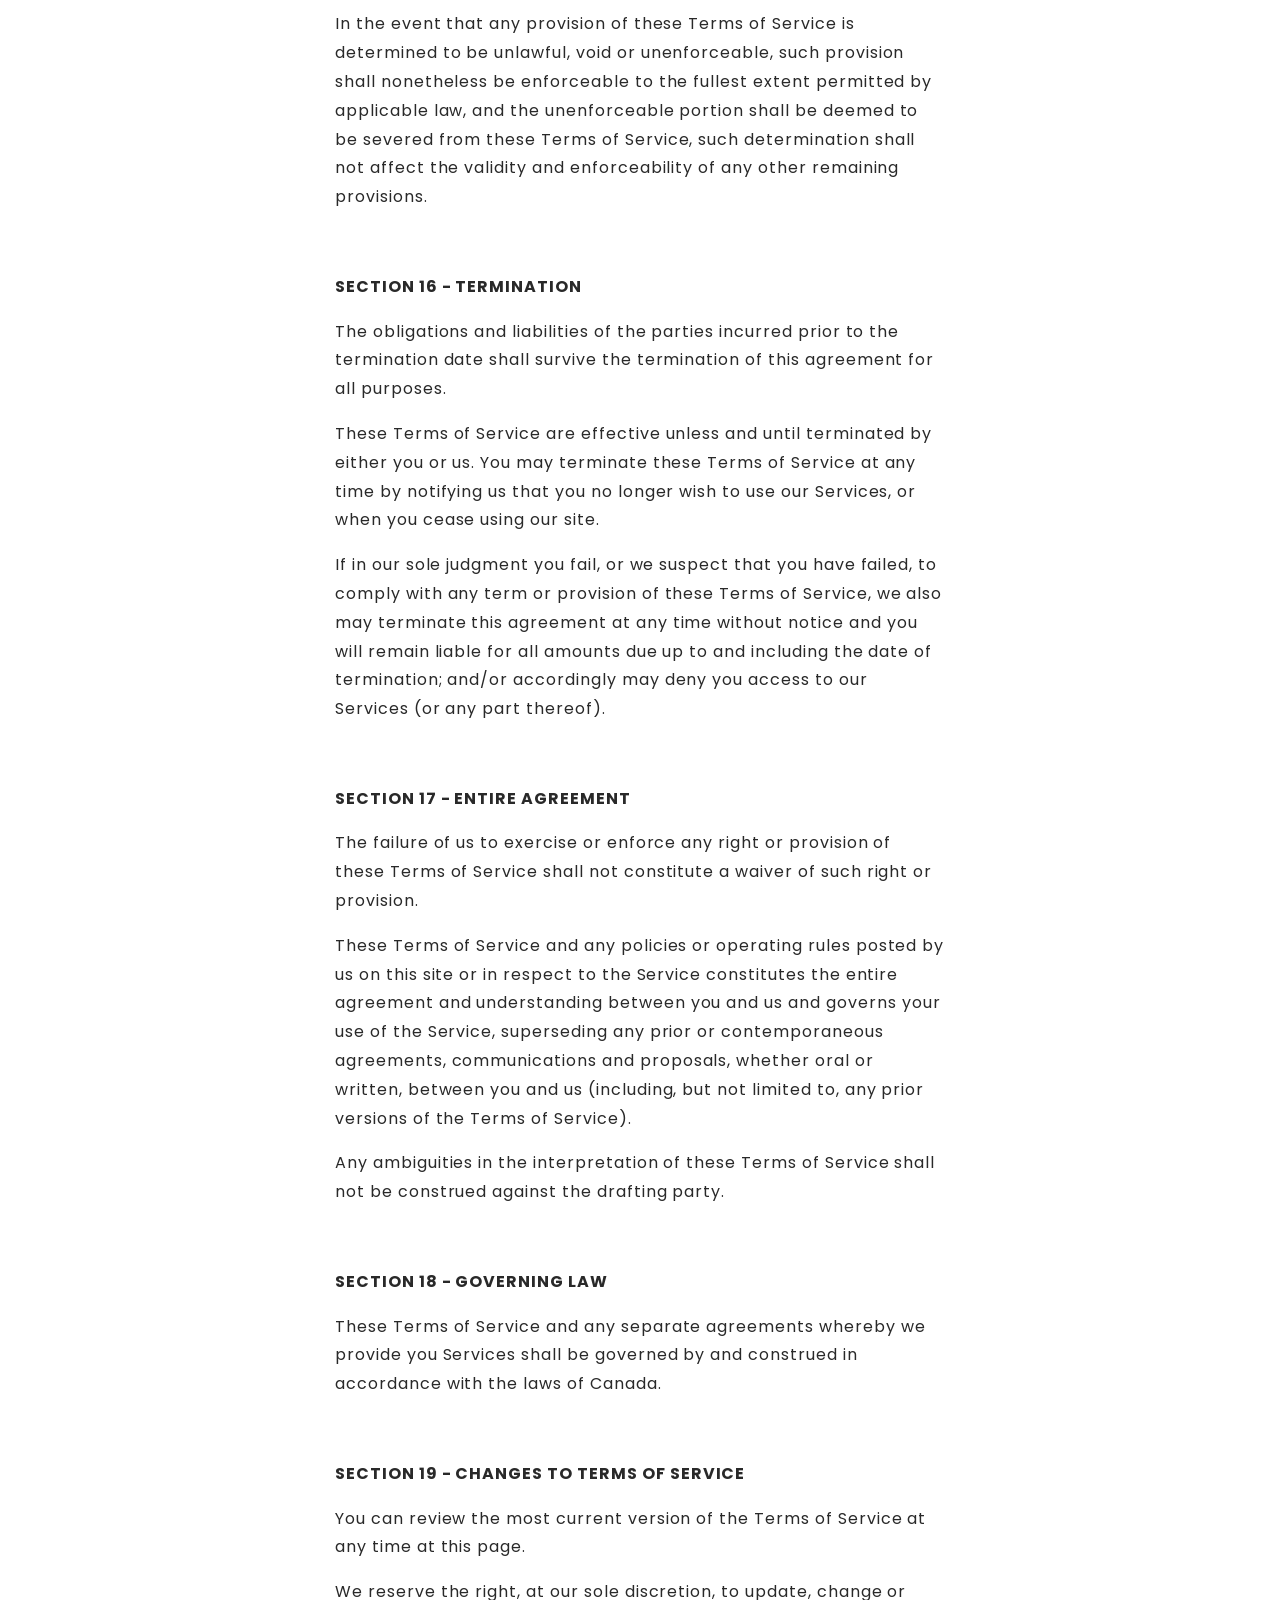
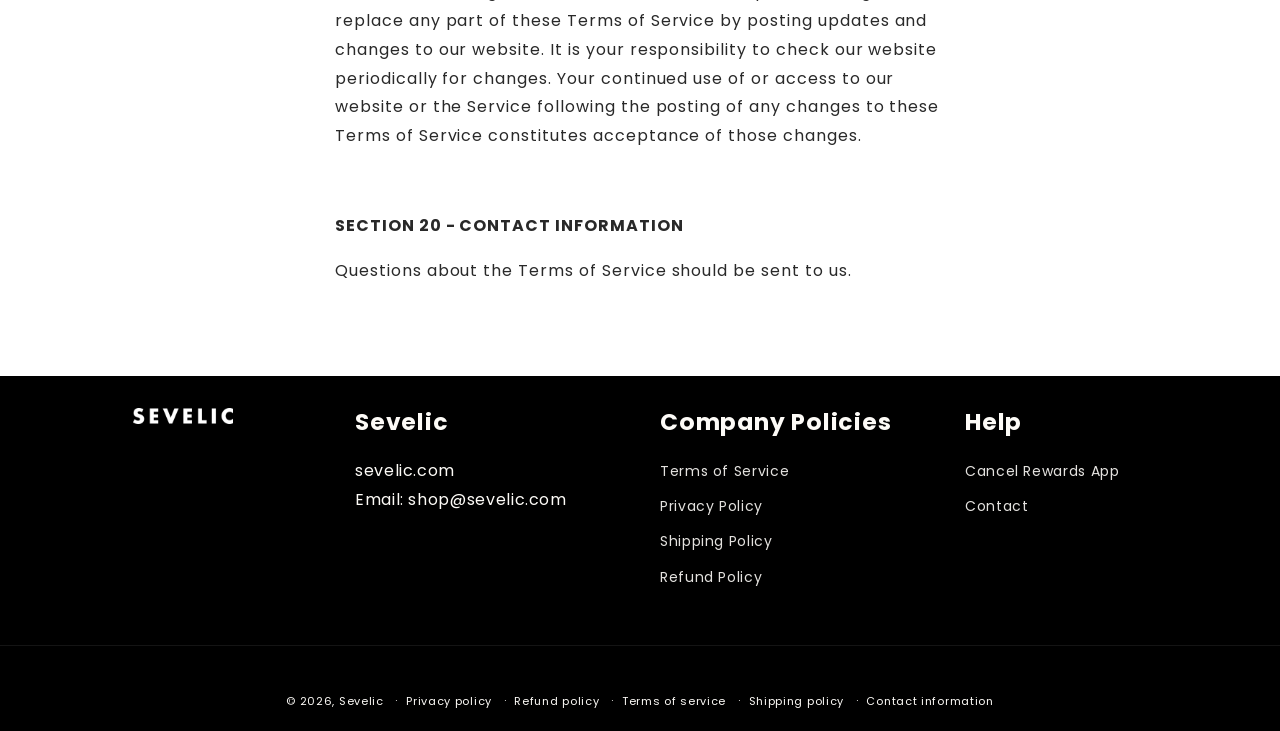
<file: policies/terms-of-service/index.html>
<!DOCTYPE html>
<html class="js" lang="en"><head><meta charset="utf-8"/><meta content="width=device-width, initial-scale=1" name="viewport"/><link data-precedence="default" href="/css/pol_terms.css" rel="stylesheet"/><title>Terms of service – Sevelic</title><meta content="noindex,follow" name="robots"/><meta content="https://sevelic.com/policies/terms-of-service" property="og:url"/><meta content="Sevelic" property="og:site_name"/><meta content="Sevelic terms of service." name="description"/><meta content="Terms of service – Sevelic" property="og:title"/><meta content="Sevelic terms of service." property="og:description"/><meta content="website" property="og:type"/><meta content="light" name="color-scheme"/><link href="https://sevelic.com/policies/terms-of-service" rel="canonical"/><link href="/os/brand/favicon.png" rel="icon" sizes="192x192" type="image/png"/><link href="/os/brand/favicon.png" rel="apple-touch-icon" sizes="192x192"/><style>@media (max-width:999px){html:not([data-rdy]) .lz{display:none!important}}</style></head><body><!--$--><div class="gradient link-btns--glow action-btns--glow" style="--header-height:97px;--screen-height:900px"><a class="skip-to-content-link button visually-hidden" href="/">
      Skip to content
    </a>
<div class="shopify-section shopify-section-group-header-group section-header" id="shopify-section-sections--19456415957045__header">
<svg class="hidden" xmlns="http://www.w3.org/2000/svg">
<symbol fill="none" id="icon-search" viewbox="0 0 18 19">
<path clip-rule="evenodd" d="M11.03 11.68A5.784 5.784 0 112.85 3.5a5.784 5.784 0 018.18 8.18zm.26 1.12a6.78 6.78 0 11.72-.7l5.4 5.4a.5.5 0 11-.71.7l-5.41-5.4z" fill="currentColor" fill-rule="evenodd"></path>
</symbol>
<symbol class="icon icon-close" fill="none" id="icon-reset" stroke="currentColor" viewbox="0 0 18 18">
<circle cx="9" cy="9" r="8.5" stroke-opacity="0.2"></circle>
<path d="M6.82972 6.82915L1.17193 1.17097" stroke-linecap="round" stroke-linejoin="round" transform="translate(5 5)"></path>
<path d="M1.22896 6.88502L6.77288 1.11523" stroke-linecap="round" stroke-linejoin="round" transform="translate(5 5)"></path>
</symbol>
<symbol class="icon icon-close" fill="none" id="icon-close" viewbox="0 0 18 17">
<path d="M.865 15.978a.5.5 0 00.707.707l7.433-7.431 7.579 7.282a.501.501 0 00.846-.37.5.5 0 00-.153-.351L9.712 8.546l7.417-7.416a.5.5 0 10-.707-.708L8.991 7.853 1.413.573a.5.5 0 10-.693.72l7.563 7.268-7.418 7.417z" fill="currentColor">
</path></symbol>
</svg>
<style>.section-header .header-wrapper,.section-header .menu-drawer,.section-header .menu-drawer__submenu,.section-header .header__submenu{--color-foreground:255,255,255;--color-background:0,0,0;--gradient-background:#000000;background:#000000;color:#fff}.section-header .header__menu-item,.section-header .header__icon,.section-header .menu-drawer__menu-item,.section-header .menu-drawer__close-button,.section-header .menu-drawer__title{color:#fff}.section-header .header__heading-logo{filter:brightness(0) invert(1)}.section-header .header__submenu{border-color:rgba(255,255,255,.18);width:max-content;min-width:20rem}.section-header .header__inline-menu .header__menu-item{white-space:nowrap}@media (min-width:1200px){.section-header .header__inline-menu .list-menu--inline{flex-wrap:nowrap}.section-header .header .header__heading-link{max-width:21rem}.section-header .header__inline-menu .header__menu-item--main{padding-left:.5rem;padding-right:.5rem;font-size:1.2rem;letter-spacing:0}.section-header .header__inline-menu details>.header__menu-item--main{padding-right:1.9rem}.section-header .header__inline-menu details>.header__menu-item--main .icon-caret{right:.5rem}}@media (min-width:1366px){.section-header .header__inline-menu .header__menu-item--main{padding-left:.7rem;padding-right:.7rem;font-size:1.3rem;letter-spacing:.02rem}.section-header .header__inline-menu details>.header__menu-item--main{padding-right:2.2rem}.section-header .header__inline-menu details>.header__menu-item--main .icon-caret{right:.6rem}}@media (min-width:1440px){.section-header .header__inline-menu .header__menu-item--main{padding-left:.75rem;padding-right:.75rem;font-size:1.35rem;letter-spacing:.03rem}.section-header .header__inline-menu details>.header__menu-item--main{padding-right:2.3rem}}</style><sticky-header class="header-wrapper color-background-1 gradient header-wrapper--border-bottom" data-sticky-type="on-scroll-up">
<header class="header header--middle-center header--mobile-center page-width header--has-menu"><header-drawer data-breakpoint="tablet" data-desktop-type="dropdown">
<details class="menu-drawer-container" id="Details-menu-drawer-container">
<summary aria-controls="menu-drawer" aria-expanded="false" aria-label="Menu" class="header__icon header__icon--menu header__icon--summary link focus-inset" role="button">
<span>
<svg aria-hidden="true" class="icon icon-hamburger" fill="none" focusable="false" viewbox="0 0 18 16" xmlns="http://www.w3.org/2000/svg">
<path d="M1 .5a.5.5 0 100 1h15.71a.5.5 0 000-1H1zM.5 8a.5.5 0 01.5-.5h15.71a.5.5 0 010 1H1A.5.5 0 01.5 8zm0 7a.5.5 0 01.5-.5h15.71a.5.5 0 010 1H1a.5.5 0 01-.5-.5z" fill="currentColor">
</path></svg>
<svg aria-hidden="true" class="icon icon-close" fill="none" focusable="false" viewbox="0 0 18 17" xmlns="http://www.w3.org/2000/svg">
<path d="M.865 15.978a.5.5 0 00.707.707l7.433-7.431 7.579 7.282a.501.501 0 00.846-.37.5.5 0 00-.153-.351L9.712 8.546l7.417-7.416a.5.5 0 10-.707-.708L8.991 7.853 1.413.573a.5.5 0 10-.693.72l7.563 7.268-7.418 7.417z" fill="currentColor">
</path></svg>
</span>
</summary>
<div class="gradient menu-drawer motion-reduce color-background-1" id="menu-drawer" tabindex="-1">
<div class="menu-drawer__inner-container">
<div class="menu-drawer__mobile-content menu-drawer__title-and-close-btn">
<h3 class="menu-drawer__title">Menu</h3>
<button class="menu-drawer__close-btn menu-drawer__close-menu-btn header__icon header__icon--menu header__icon--summary link focus-inset">
<svg aria-hidden="true" class="icon icon-close" fill="none" focusable="false" viewbox="0 0 18 17" xmlns="http://www.w3.org/2000/svg">
<path d="M.865 15.978a.5.5 0 00.707.707l7.433-7.431 7.579 7.282a.501.501 0 00.846-.37.5.5 0 00-.153-.351L9.712 8.546l7.417-7.416a.5.5 0 10-.707-.708L8.991 7.853 1.413.573a.5.5 0 10-.693.72l7.563 7.268-7.418 7.417z" fill="currentColor">
</path></svg>
</button>
</div>
<div class="menu-drawer__navigation-container">
<nav class="menu-drawer__navigation">
<ul class="menu-drawer__menu has-submenu list-menu" role="list"><li class="lz"><details id="Details-menu-drawer-menu-item-3"><summary class="menu-drawer__menu-item list-menu__item link link--text focus-inset">Rewards App<svg aria-hidden="true" class="icon icon-arrow" fill="none" focusable="false" viewbox="0 0 14 10" xmlns="http://www.w3.org/2000/svg"><path clip-rule="evenodd" d="M8.537.808a.5.5 0 01.817-.162l4 4a.5.5 0 010 .708l-4 4a.5.5 0 11-.708-.708L11.793 5.5H1a.5.5 0 010-1h10.793L8.646 1.354a.5.5 0 01-.109-.546z" fill="currentColor" fill-rule="evenodd"></path></svg><svg aria-hidden="true" class="icon icon-caret" focusable="false" viewbox="0 0 10 6"><path clip-rule="evenodd" d="M9.354.646a.5.5 0 00-.708 0L5 4.293 1.354.646a.5.5 0 00-.708.708l4 4a.5.5 0 00.708 0l4-4a.5.5 0 000-.708z" fill="currentColor" fill-rule="evenodd"></path></svg></summary><div class="menu-drawer__submenu has-submenu gradient motion-reduce" id="link-rewards-app" tabindex="-1"><div class="menu-drawer__inner-submenu"><button aria-expanded="true" class="menu-drawer__close-button link link--text focus-inset"><svg aria-hidden="true" class="icon icon-arrow" fill="none" focusable="false" viewbox="0 0 14 10" xmlns="http://www.w3.org/2000/svg"><path clip-rule="evenodd" d="M8.537.808a.5.5 0 01.817-.162l4 4a.5.5 0 010 .708l-4 4a.5.5 0 11-.708-.708L11.793 5.5H1a.5.5 0 010-1h10.793L8.646 1.354a.5.5 0 01-.109-.546z" fill="currentColor" fill-rule="evenodd"></path></svg>Rewards App</button><ul class="menu-drawer__menu list-menu" role="list" tabindex="-1"><li><a class="menu-drawer__menu-item link link--text list-menu__item focus-inset" href="mailto:shop@sevelic.com?subject=Cancel%20Rewards%20App">Cancel Rewards App</a></li></ul></div></div></details></li><li><a class="menu-drawer__menu-item list-menu__item link link--text focus-inset" href="/">Contact</a></li></ul>
</nav>
<div class="menu-drawer__utility-links"><ul class="list list-social list-unstyled" role="list"></ul>
</div>
</div>
</div>
</div>
</details>
</header-drawer>
<nav class="header__inline-menu">
<ul class="list-menu list-menu--inline" role="list"><li class="lz"><header-menu><details id="Details-HeaderMenu-3"><summary class="header__menu-item header__menu-item--main list-menu__item link focus-inset"><span>Rewards App</span><svg aria-hidden="true" class="icon icon-caret" focusable="false" viewbox="0 0 10 6"><path clip-rule="evenodd" d="M9.354.646a.5.5 0 00-.708 0L5 4.293 1.354.646a.5.5 0 00-.708.708l4 4a.5.5 0 00.708 0l4-4a.5.5 0 000-.708z" fill="currentColor" fill-rule="evenodd"></path></svg></summary><ul class="header__submenu list-menu list-menu--disclosure gradient caption-large motion-reduce global-settings-popup" id="HeaderMenu-MenuList-3" role="list" tabindex="-1"><li><a class="header__menu-item list-menu__item link link--text focus-inset caption-large" href="mailto:shop@sevelic.com?subject=Cancel%20Rewards%20App">Cancel Rewards App</a></li></ul></details></header-menu></li><li><a class="header__menu-item header__menu-item--main list-menu__item link link--text focus-inset" href="/"><span>Contact</span></a></li></ul>
</nav>
<a class="header__heading-link link link--text focus-inset media media--transparent ratio" href="/" style="--ratio-percent: 15.87%"><img alt="Sevelic" class="header__heading-logo header__heading-logo--main" height="31" src="/os/brand/sevelic-wordmark.png" width="200"/>
</a><div class="header__icons">

</div>
</header>
</sticky-header>
</div>
<main class="content-for-layout focus-none" id="MainContent" role="main" tabindex="-1">
<div class="shopify-policy__container">
<div class="shopify-policy__title">
<h1>Terms of service</h1>
</div>
<div class="shopify-policy__body">
<div class="rte">
<p><b>OVERVIEW</b></p>
<p><span style="font-weight:400;">This website is operated by Sevelic. Throughout the site, the terms “we”, “us” and “our” refer to<span> Sevelic</span>.<span> Sevelic</span><span> </span>offers this website, including all information, tools and Services available from this site to you, the user, conditioned upon your acceptance of all terms, conditions, policies and notices stated here.</span></p>
<p><br/></p>
<p><span style="font-weight:400;">By visiting our site and/ or purchasing something from us, you engage in our “Service” and agree to be bound by the following terms and conditions (“Terms of Service”, “Terms”), including those additional terms and conditions and policies referenced herein and/or available by hyperlink. These Terms of Service apply to all users of the site, including without limitation users who are browsers, vendors, customers, merchants, and/ or contributors of content.</span></p>
<p><br/></p>
<p><span style="font-weight:400;">Please read these Terms of Service carefully before accessing or using our website. By accessing or using any part of the site, you agree to be bound by these Terms of Service. If you do not agree to all the terms and conditions of this agreement, then you may not access the website or use any Services. If these Terms of Service are considered an offer, acceptance is expressly limited to these Terms of Service.</span></p>
<p><br/></p>
<p><span style="font-weight:400;">Any new features or tools which are added to the current store shall also be subject to the Terms of Service. You can review the most current version of the Terms of Service at any time on this page. We reserve the right to update, change or replace any part of these Terms of Service by posting updates and/or changes to our website. It is your responsibility to check this page periodically for changes. Your continued use of or access to the website following the posting of any changes constitutes acceptance of those changes.</span></p>
<p><br/></p>
<p><span style="font-weight:400;">Our store is hosted on Whop. They provide us with the online e-commerce platform that allows us to sell our products and Services to you.</span></p>
<p><br/></p>
<p><b>SECTION 1 - ONLINE STORE TERMS</b></p>
<p><span style="font-weight:400;">By agreeing to these Terms of Service, you represent that you are at least the age of majority in your state or province of residence, or that you are the age of majority in your state or province of residence and you have given us your consent to allow any of your minor dependents to use this site.</span></p>
<p><span style="font-weight:400;">You may not use our products for any illegal or unauthorized purpose nor may you, in the use of the Service, violate any laws in your jurisdiction (including but not limited to copyright laws).</span></p>
<p><span style="font-weight:400;">You must not transmit any worms or viruses or any code of a destructive nature.</span></p>
<p><span style="font-weight:400;">A breach or violation of any of the Terms will result in an immediate termination of your Services.</span></p>
<p><br/></p>
<p><b>SECTION 2 - GENERAL CONDITIONS</b></p>
<p><span style="font-weight:400;">We reserve the right to refuse Service to anyone for any reason at any time.</span></p>
<p><span style="font-weight:400;">You understand that your content (not including credit card information), may be transferred unencrypted and involve (a) transmissions over various networks; and (b) changes to conform and adapt to technical requirements of connecting networks or devices. Credit card information is always encrypted during transfer over networks.</span></p>
<p><span style="font-weight:400;">You agree not to reproduce, duplicate, copy, sell, resell or exploit any portion of the Service, use of the Service, or access to the Service or any contact on the website through which the Service is provided, without express written permission by us.</span></p>
<p><span style="font-weight:400;">The headings used in this agreement are included for convenience only and will not limit or otherwise affect these Terms.</span></p>
<p><br/></p>
<p><b>SECTION 3 - ACCURACY, COMPLETENESS AND TIMELINESS OF INFORMATION</b></p>
<p><span style="font-weight:400;">We are not responsible if information made available on this site is not accurate, complete or current. The material on this site is provided for general information only and should not be relied upon or used as the sole basis for making decisions without consulting primary, more accurate, more complete or more timely sources of information. Any reliance on the material on this site is at your own risk.</span></p>
<p><span style="font-weight:400;">This site may contain certain historical information. Historical information, necessarily, is not current and is provided for your reference only. We reserve the right to modify the contents of this site at any time, but we have no obligation to update any information on our site. You agree that it is your responsibility to monitor changes to our site.</span></p>
<p><br/></p>
<p><b>SECTION 4 - MODIFICATIONS TO THE SERVICE AND PRICES</b></p>
<p><span style="font-weight:400;">Prices for our products are subject to change without notice.</span></p>
<p><span style="font-weight:400;">We reserve the right at any time to modify or discontinue the Service (or any part or content thereof) without notice at any time.</span></p>
<p><span style="font-weight:400;">We shall not be liable to you or to any third-party for any modification, price change, suspension or discontinuance of the Service.</span></p>
<p><br/></p>
<p><b>SECTION 5 - PRODUCTS OR SERVICES (if applicable)</b></p>
<p><span style="font-weight:400;">Certain products or Services may be available exclusively online through the website. These products or Services may have limited quantities and are subject to return or exchange only according to our Refund Policy.</span></p>
<p><span style="font-weight:400;">We have made every effort to display as accurately as possible the colors and images of our products that appear at the store. We cannot guarantee that your computer monitor's display of any color will be accurate.</span></p>
<p><span style="font-weight:400;">We reserve the right, but are not obligated, to limit the sales of our products or Services to any person, geographic region or jurisdiction. We may exercise this right on a case-by-case basis. We reserve the right to limit the quantities of any products or Services that we offer. All descriptions of products or product pricing are subject to change at anytime without notice, at the sole discretion of us. We reserve the right to discontinue any product at any time. Any offer for any product or Service made on this site is void where prohibited.</span></p>
<p><span style="font-weight:400;">We do not warrant that the quality of any products, Services, information, or other material purchased or obtained by you will meet your expectations, or that any errors in the Service will be corrected.</span></p>
<p><br/></p>
<p><b>SECTION 6 - ACCURACY OF BILLING AND ACCOUNT INFORMATION</b></p>
<p><span style="font-weight:400;">We reserve the right to refuse any order you place with us. We may, in our sole discretion, limit or cancel quantities purchased per person, per household or per order. These restrictions may include orders placed by or under the same customer account, the same credit card, and/or orders that use the same billing and/or shipping address. In the event that we make a change to or cancel an order, we may attempt to notify you by contacting the e‑mail and/or billing address/phone number provided at the time the order was made. We reserve the right to limit or prohibit orders that, in our sole judgment, appear to be placed by dealers, resellers or distributors.</span></p>
<p><br/></p>
<p><span style="font-weight:400;">You agree to provide current, complete and accurate purchase and account information for all purchases made at our store. You agree to promptly update your account and other information, including your email address and credit card numbers and expiration dates, so that we can complete your transactions and contact you as needed.</span></p>
<p><br/></p>
<p><span style="font-weight:400;">For more details, please review our Refund Policy.</span></p>
<p><br/></p>
<p><b>SECTION 7 - OPTIONAL TOOLS</b></p>
<p><span style="font-weight:400;">We may provide you with access to third-party tools over which we neither monitor nor have any control nor input.</span></p>
<p><span style="font-weight:400;">You acknowledge and agree that we provide access to such tools ”as is” and “as available” without any warranties, representations or conditions of any kind and without any endorsement. We shall have no liability whatsoever arising from or relating to your use of optional third-party tools.</span></p>
<p><span style="font-weight:400;">Any use by you of the optional tools offered through the site is entirely at your own risk and discretion and you should ensure that you are familiar with and approve of the terms on which tools are provided by the relevant third-party provider(s).</span></p>
<p><span style="font-weight:400;">We may also, in the future, offer new Services and/or features through the website (including the release of new tools and resources). Such new features and/or Services shall also be subject to these Terms of Service.</span></p>
<p><br/></p>
<p><b>SECTION 8 - THIRD-PARTY LINKS</b></p>
<p><span style="font-weight:400;">Certain content, products and Services available via our Service may include materials from third-parties.</span></p>
<p><span style="font-weight:400;">Third-party links on this site may direct you to third-party websites that are not affiliated with us. We are not responsible for examining or evaluating the content or accuracy and we do not warrant and will not have any liability or responsibility for any third-party materials or websites, or for any other materials, products, or Services of third-parties.</span></p>
<p><span style="font-weight:400;">We are not liable for any harm or damages related to the purchase or use of goods, Services, resources, content, or any other transactions made in connection with any third-party websites. Please review carefully the third-party's policies and practices and make sure you understand them before you engage in any transaction. Complaints, claims, concerns, or questions regarding third-party products should be directed to the third-party.</span></p>
<p><br/></p>
<p><b>SECTION 9 - USER COMMENTS, FEEDBACK AND OTHER SUBMISSIONS</b></p>
<p><span style="font-weight:400;">If, at our request, you send certain specific submissions (for example contest entries) or without a request from us, you send creative ideas, suggestions, proposals, plans, or other materials, whether online, by email, by postal mail, or otherwise (collectively, 'comments'), you agree that we may, at any time, without restriction, edit, copy, publish, distribute, translate and otherwise use in any medium any comments that you forward to us. We are and shall be under no obligation (1) to maintain any comments in confidence; (2) to pay compensation for any comments; or (3) to respond to any comments.</span></p>
<p><span style="font-weight:400;">We may, but have no obligation to, monitor, edit or remove content that we determine in our sole discretion to be unlawful, offensive, threatening, libelous, defamatory, pornographic, obscene or otherwise objectionable or violates any party’s intellectual property or these Terms of Service.</span></p>
<p><span style="font-weight:400;">You agree that your comments will not violate any right of any third-party, including copyright, trademark, privacy, personality or other personal or proprietary right. You further agree that your comments will not contain libelous or otherwise unlawful, abusive or obscene material, or contain any computer virus or other malware that could in any way affect the operation of the Service or any related website. You may not use a false e‑mail address, pretend to be someone other than yourself, or otherwise mislead us or third-parties as to the origin of any comments. You are solely responsible for any comments you make and their accuracy. We take no responsibility and assume no liability for any comments posted by you or any third-party.</span></p>
<p><br/></p>
<p><b>SECTION 10 - PERSONAL INFORMATION</b></p>
<p><span style="font-weight:400;">Your submission of personal information through the store is governed by our Privacy Policy.</span></p>
<p><br/></p>
<p><b>SECTION 11 - ERRORS, INACCURACIES AND OMISSIONS</b></p>
<p><span style="font-weight:400;">Occasionally there may be information on our site or in the Service that contains typographical errors, inaccuracies or omissions that may relate to product descriptions, pricing, promotions, offers, product shipping charges, transit times and availability. We reserve the right to correct any errors, inaccuracies or omissions, and to change or update information or cancel orders if any information in the Service or on any related website is inaccurate at any time without prior notice (including after you have submitted your order).</span></p>
<p><span style="font-weight:400;">We undertake no obligation to update, amend or clarify information in the Service or on any related website, including without limitation, pricing information, except as required by law. No specified update or refresh date applied in the Service or on any related website, should be taken to indicate that all information in the Service or on any related website has been modified or updated.</span></p>
<p><br/></p>
<p><b>SECTION 12 - PROHIBITED USES</b></p>
<p><span style="font-weight:400;">In addition to other prohibitions as set forth in the Terms of Service, you are prohibited from using the site or its content: (a) for any unlawful purpose; (b) to solicit others to perform or participate in any unlawful acts; (c) to violate any international, federal, provincial or state regulations, rules, laws, or local ordinances; (d) to infringe upon or violate our intellectual property rights or the intellectual property rights of others; (e) to harass, abuse, insult, harm, defame, slander, disparage, intimidate, or discriminate based on gender, sexual orientation, religion, ethnicity, race, age, national origin, or disability; (f) to submit false or misleading information; (g) to upload or transmit viruses or any other type of malicious code that will or may be used in any way that will affect the functionality or operation of the Service or of any related website, other websites, or the Internet; (h) to collect or track the personal information of others; (i) to spam, phish, pharm, pretext, spider, crawl, or scrape; (j) for any obscene or immoral purpose; or (k) to interfere with or circumvent the security features of the Service or any related website, other websites, or the Internet. We reserve the right to terminate your use of the Service or any related website for violating any of the prohibited uses.</span></p>
<p><br/></p>
<p><b>SECTION 13 - DISCLAIMER OF WARRANTIES; LIMITATION OF LIABILITY</b></p>
<p><span style="font-weight:400;">We do not guarantee, represent or warrant that your use of our Service will be uninterrupted, timely, secure or error-free.</span></p>
<p><span style="font-weight:400;">We do not warrant that the results that may be obtained from the use of the Service will be accurate or reliable.</span></p>
<p><span style="font-weight:400;">You agree that from time to time we may remove the Service for indefinite periods of time or cancel the Service at any time, without notice to you.</span></p>
<p><span style="font-weight:400;">You expressly agree that your use of, or inability to use, the Service is at your sole risk. The Service and all products and Services delivered to you through the Service are (except as expressly stated by us) provided 'as is' and 'as available' for your use, without any representation, warranties or conditions of any kind, either express or implied, including all implied warranties or conditions of merchantability, merchantable quality, fitness for a particular purpose, durability, title, and non-infringement.</span></p>
<p><span style="font-weight:400;">In no case shall<span> Sevelic</span>, our directors, officers, employees, affiliates, agents, contractors, interns, suppliers, Service providers or licensors be liable for any injury, loss, claim, or any direct, indirect, incidental, punitive, special, or consequential damages of any kind, including, without limitation lost profits, lost revenue, lost savings, loss of data, replacement costs, or any similar damages, whether based in contract, tort (including negligence), strict liability or otherwise, arising from your use of any of the Service or any products procured using the Service, or for any other claim related in any way to your use of the Service or any product, including, but not limited to, any errors or omissions in any content, or any loss or damage of any kind incurred as a result of the use of the Service or any content (or product) posted, transmitted, or otherwise made available via the Service, even if advised of their possibility. Because some states or jurisdictions do not allow the exclusion or the limitation of liability for consequential or incidental damages, in such states or jurisdictions, our liability shall be limited to the maximum extent permitted by law.</span></p>
<p><br/></p>
<p><b>SECTION 14 - INDEMNIFICATION</b></p>
<p><span style="font-weight:400;">You agree to indemnify, defend and hold harmless<span> Sevelic</span><span> </span>and our parent, subsidiaries, affiliates, partners, officers, directors, agents, contractors, licensors, Service providers, subcontractors, suppliers, interns and employees, harmless from any claim or demand, including reasonable attorneys’ fees, made by any third-party due to or arising out of your breach of these Terms of Service or the documents they incorporate by reference, or your violation of any law or the rights of a third-party.</span></p>
<p><br/></p>
<p><b>SECTION 15 - SEVERABILITY</b></p>
<p><span style="font-weight:400;">In the event that any provision of these Terms of Service is determined to be unlawful, void or unenforceable, such provision shall nonetheless be enforceable to the fullest extent permitted by applicable law, and the unenforceable portion shall be deemed to be severed from these Terms of Service, such determination shall not affect the validity and enforceability of any other remaining provisions.</span></p>
<p><br/></p>
<p><b>SECTION 16 - TERMINATION</b></p>
<p><span style="font-weight:400;">The obligations and liabilities of the parties incurred prior to the termination date shall survive the termination of this agreement for all purposes.</span></p>
<p><span style="font-weight:400;">These Terms of Service are effective unless and until terminated by either you or us. You may terminate these Terms of Service at any time by notifying us that you no longer wish to use our Services, or when you cease using our site.</span></p>
<p><span style="font-weight:400;">If in our sole judgment you fail, or we suspect that you have failed, to comply with any term or provision of these Terms of Service, we also may terminate this agreement at any time without notice and you will remain liable for all amounts due up to and including the date of termination; and/or accordingly may deny you access to our Services (or any part thereof).</span></p>
<p><br/></p>
<p><b>SECTION 17 - ENTIRE AGREEMENT</b></p>
<p><span style="font-weight:400;">The failure of us to exercise or enforce any right or provision of these Terms of Service shall not constitute a waiver of such right or provision.</span></p>
<p><span style="font-weight:400;">These Terms of Service and any policies or operating rules posted by us on this site or in respect to the Service constitutes the entire agreement and understanding between you and us and governs your use of the Service, superseding any prior or contemporaneous agreements, communications and proposals, whether oral or written, between you and us (including, but not limited to, any prior versions of the Terms of Service).</span></p>
<p><span style="font-weight:400;">Any ambiguities in the interpretation of these Terms of Service shall not be construed against the drafting party.</span></p>
<p><br/></p>
<p><b>SECTION 18 - GOVERNING LAW</b></p>
<p><span style="font-weight:400;">These Terms of Service and any separate agreements whereby we provide you Services shall be governed by and construed in accordance with the laws of Canada.</span></p>
<p><br/></p>
<p><b>SECTION 19 - CHANGES TO TERMS OF SERVICE</b></p>
<p><span style="font-weight:400;">You can review the most current version of the Terms of Service at any time at this page.</span></p>
<p><span style="font-weight:400;">We reserve the right, at our sole discretion, to update, change or replace any part of these Terms of Service by posting updates and changes to our website. It is your responsibility to check our website periodically for changes. Your continued use of or access to our website or the Service following the posting of any changes to these Terms of Service constitutes acceptance of those changes.</span></p>
<p><br/></p>
<p><b>SECTION 20 - CONTACT INFORMATION</b></p>
<p><span style="font-weight:400;">Questions about the Terms of Service should be sent to us.</span></p>
<p><span style="font-weight:400;"> </span></p>
<h3 data-os-business-heading="" hidden=""><span style="font-weight:400;"><strong>Business Info</strong></span></h3>
<div data-os-business=""></div>
</div>
</div>
</div>
</main>
<div class="shopify-section shopify-section-group-footer-group" id="shopify-section-sections--19456415924277__footer">
<footer class="footer sevelic-store-footer">
<style>
.sevelic-store-footer {
  --color-foreground: 253, 251, 247;
  --color-background: 0, 0, 0;
  --grid-desktop-horizontal-spacing: 40px;
  --grid-mobile-horizontal-spacing: 20px;
  --font-heading-scale: 1.3;
  margin: 0;
  padding: 0 0 20px;
  background: #000000;
  color: #fdfbf7;
  font-family: Poppins, sans-serif;
  font-size: 16px;
  font-style: normal;
  font-weight: 400;
  line-height: 1.8;
  letter-spacing: .04em;
}
.sevelic-store-footer .store-footer-main { padding-top: 32px; border-bottom: 1px solid rgba(253,251,247,.08); }
.sevelic-store-footer .page-width { max-width: 1400px; margin: 0 auto; padding-left: 50px; padding-right: 50px; }
.sevelic-store-footer .footer-block__heading { color: #fdfbf7; font-family: Poppins, sans-serif; font-weight: 700; }
.sevelic-store-footer .rte a,
.sevelic-store-footer .rte a:visited,
.sevelic-store-footer .rte a:hover { color: #fdfbf7; }
.sevelic-store-footer .footer-block__image-wrapper { max-width: min(100%, 100px); border: 0; border-radius: 0; }
.sevelic-store-footer .footer-block__image-wrapper img { width: 100%; height: auto; border-radius: 0; filter: brightness(0) invert(1); }
.sevelic-store-footer .footer__content-bottom { border-top: 0; }
@media screen and (max-width: 749px) {
  .sevelic-store-footer { padding-bottom: 15px; font-size: 15px; }
  .sevelic-store-footer .store-footer-main { padding-top: 24px; }
  .sevelic-store-footer .page-width { padding-left: 15px; padding-right: 15px; }
}
</style>
<div class="store-footer-main">
<div class="footer__content-top page-width"><div class="footer__blocks-wrapper grid">
<div class="footer-block grid__item footer-block--desktop-3 footer-block--mobile-2">
<div class="footer-block__details-content footer-block-image center"><div class="footer-block__image-wrapper global-media-settings">
<img alt="Sevelic" height="176" loading="lazy" src="/os/brand/sevelic-wordmark.png" width="1109"/>
</div></div>
</div>
<div class="footer-block grid__item footer-block--desktop-3 footer-block--mobile-2">
<h2 class="footer-block__heading">Sevelic</h2>
<div class="footer-block__details-content rte"><p><a href="https://sevelic.com">sevelic.com</a><br/>Email: shop@sevelic.com</p></div>
</div>
<div class="footer-block grid__item footer-block--menu footer-block--desktop-3 footer-block--mobile-2">
<h2 class="footer-block__heading">Company Policies</h2>
<ul class="footer-block__details-content list-unstyled">
<li><a class="link link--text list-menu__item list-menu__item--link" href="/policies/terms-of-service">Terms of Service</a></li>
<li><a class="link link--text list-menu__item list-menu__item--link" href="/policies/privacy-policy">Privacy Policy</a></li>
<li><a class="link link--text list-menu__item list-menu__item--link" href="/policies/shipping-policy">Shipping Policy</a></li>
<li><a class="link link--text list-menu__item list-menu__item--link" href="/policies/refund-policy">Refund Policy</a></li>

</ul>
</div>
<div class="footer-block grid__item footer-block--menu footer-block--desktop-3 footer-block--mobile-2">
<h2 class="footer-block__heading">Help</h2>
<ul class="footer-block__details-content list-unstyled">
<li class="lz"><a class="link link--text list-menu__item list-menu__item--link" href="mailto:shop@sevelic.com?subject=Cancel%20Rewards%20App">Cancel Rewards App</a></li>

<li><a class="link link--text list-menu__item list-menu__item--link" href="/">Contact</a></li>

</ul>
</div>
</div></div>
</div>
<div class="footer__content-bottom">
<div class="footer__content-bottom-wrapper page-width"><div class="footer__column footer__localization isolate"></div><div class="footer__column footer__column--info"></div></div>
<div class="footer__content-bottom-wrapper page-width"><div class="footer__copyright caption">
<small class="copyright__content">© 2026, <a href="/">Sevelic</a></small>
<ul class="policies list-unstyled">
<li><small class="copyright__content"><a href="/policies/privacy-policy">Privacy policy</a></small></li>
<li><small class="copyright__content"><a href="/policies/refund-policy">Refund policy</a></small></li>
<li><small class="copyright__content"><a href="/policies/terms-of-service">Terms of service</a></small></li>
<li><small class="copyright__content"><a href="/policies/shipping-policy">Shipping policy</a></small></li>
<li><small class="copyright__content"><a href="/policies/contact-information">Contact information</a></small></li>
</ul>
</div></div>
</div>
</footer>
</div>
<ul hidden="">
<li id="a11y-refresh-page-message">Choosing a selection results in a full page refresh.</li>
<li id="a11y-new-window-message">Opens in a new window.</li>
</ul>
<div class="shopify-block shopify-app-block" id="shopify-block-Aa3VDWldqR2hLcjJYa__17931597366502870179">
</div><div class="shopify-block shopify-app-block" id="shopify-block-AbmR4ZVhWZXJvS2NJQ__2786716548061469553">
</div><div class="shopify-block shopify-app-block" id="shopify-block-ANGtrVkhGc2dNU1FHT__1143683040400472741">
</div>
<style>main .rte a,main .rte span{overflow-wrap:anywhere}@media (min-width:750px) and (max-width:989px){.card__heading,.card__heading a{font-size:1.25rem;letter-spacing:0;word-break:normal;overflow-wrap:normal}.icon-with-text .h4{font-size:1.15rem;letter-spacing:0;word-break:normal;overflow-wrap:normal}}@media (min-width:990px) and (max-width:1199px){.header__inline-menu .header__menu-item{padding-left:.7rem;padding-right:.7rem;font-size:1.25rem;letter-spacing:.02em;white-space:nowrap}}</style></div><!--/$--></body></html>
</file>
